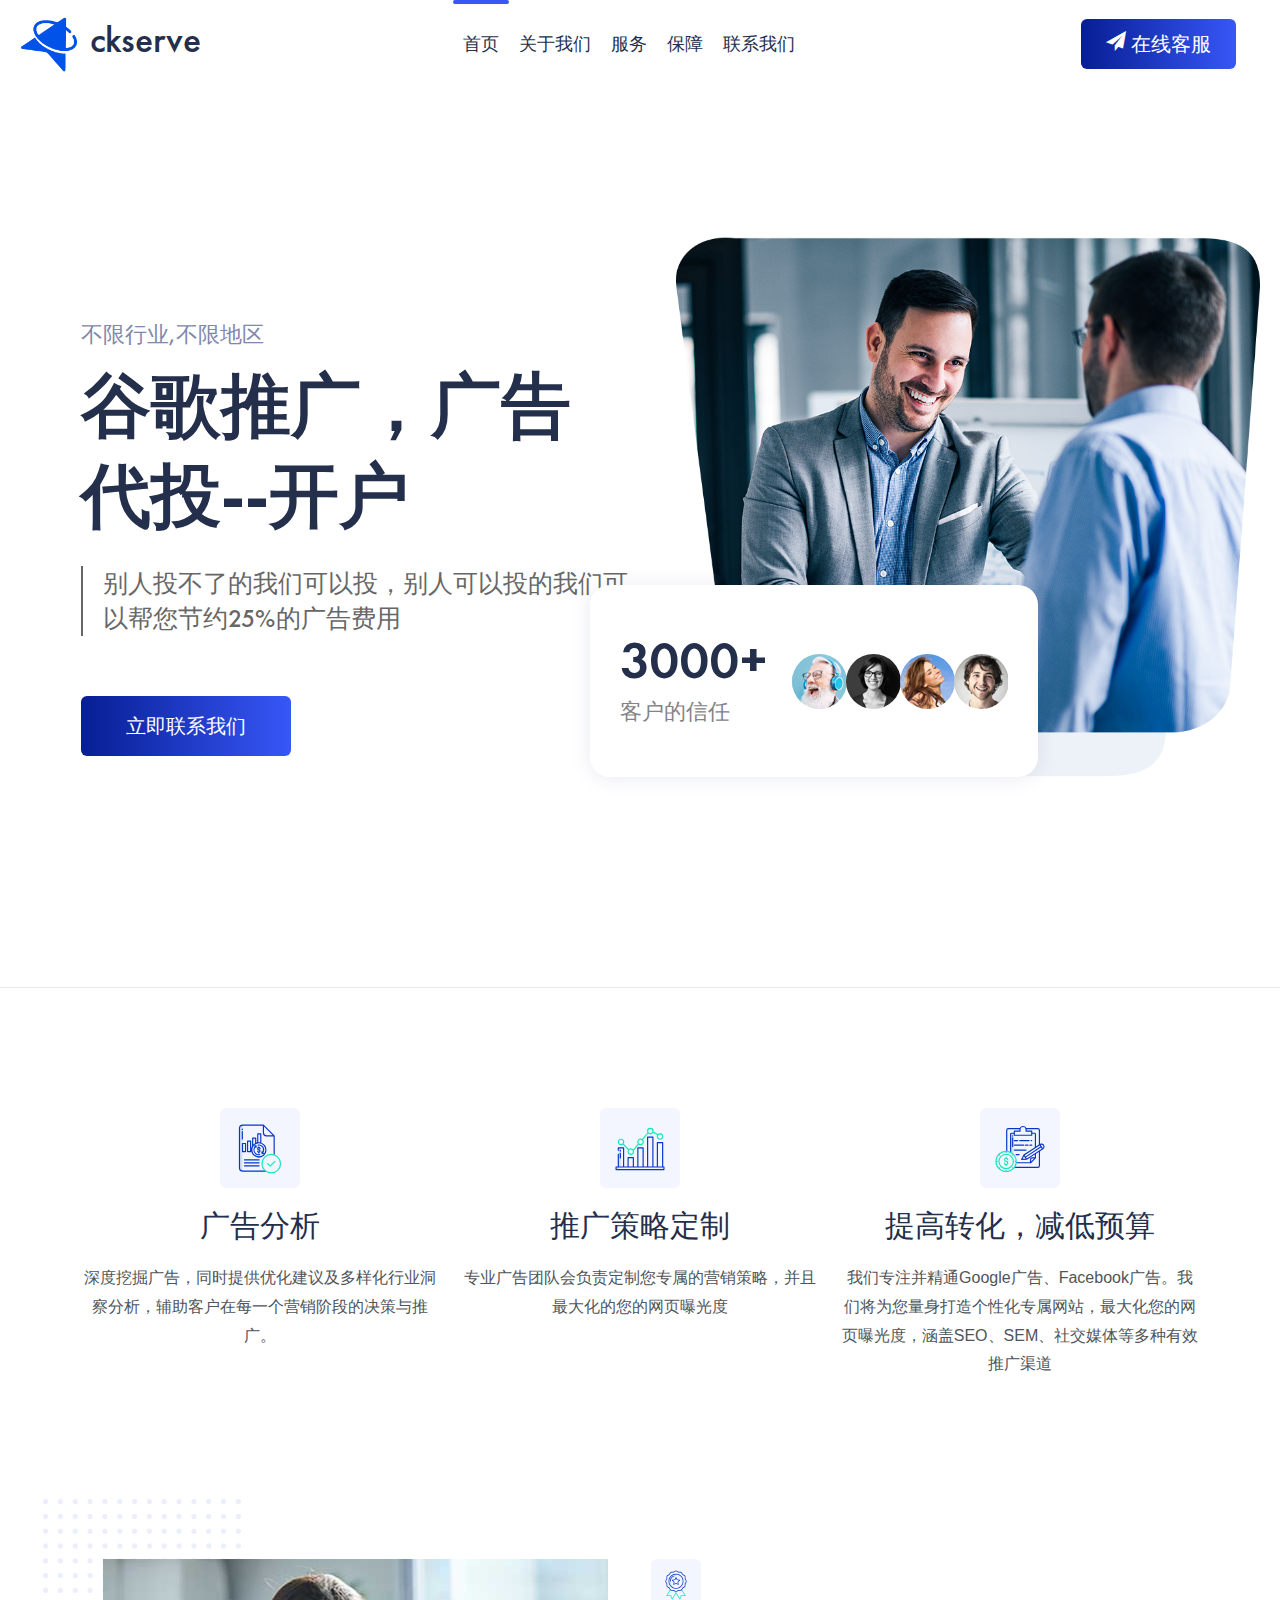
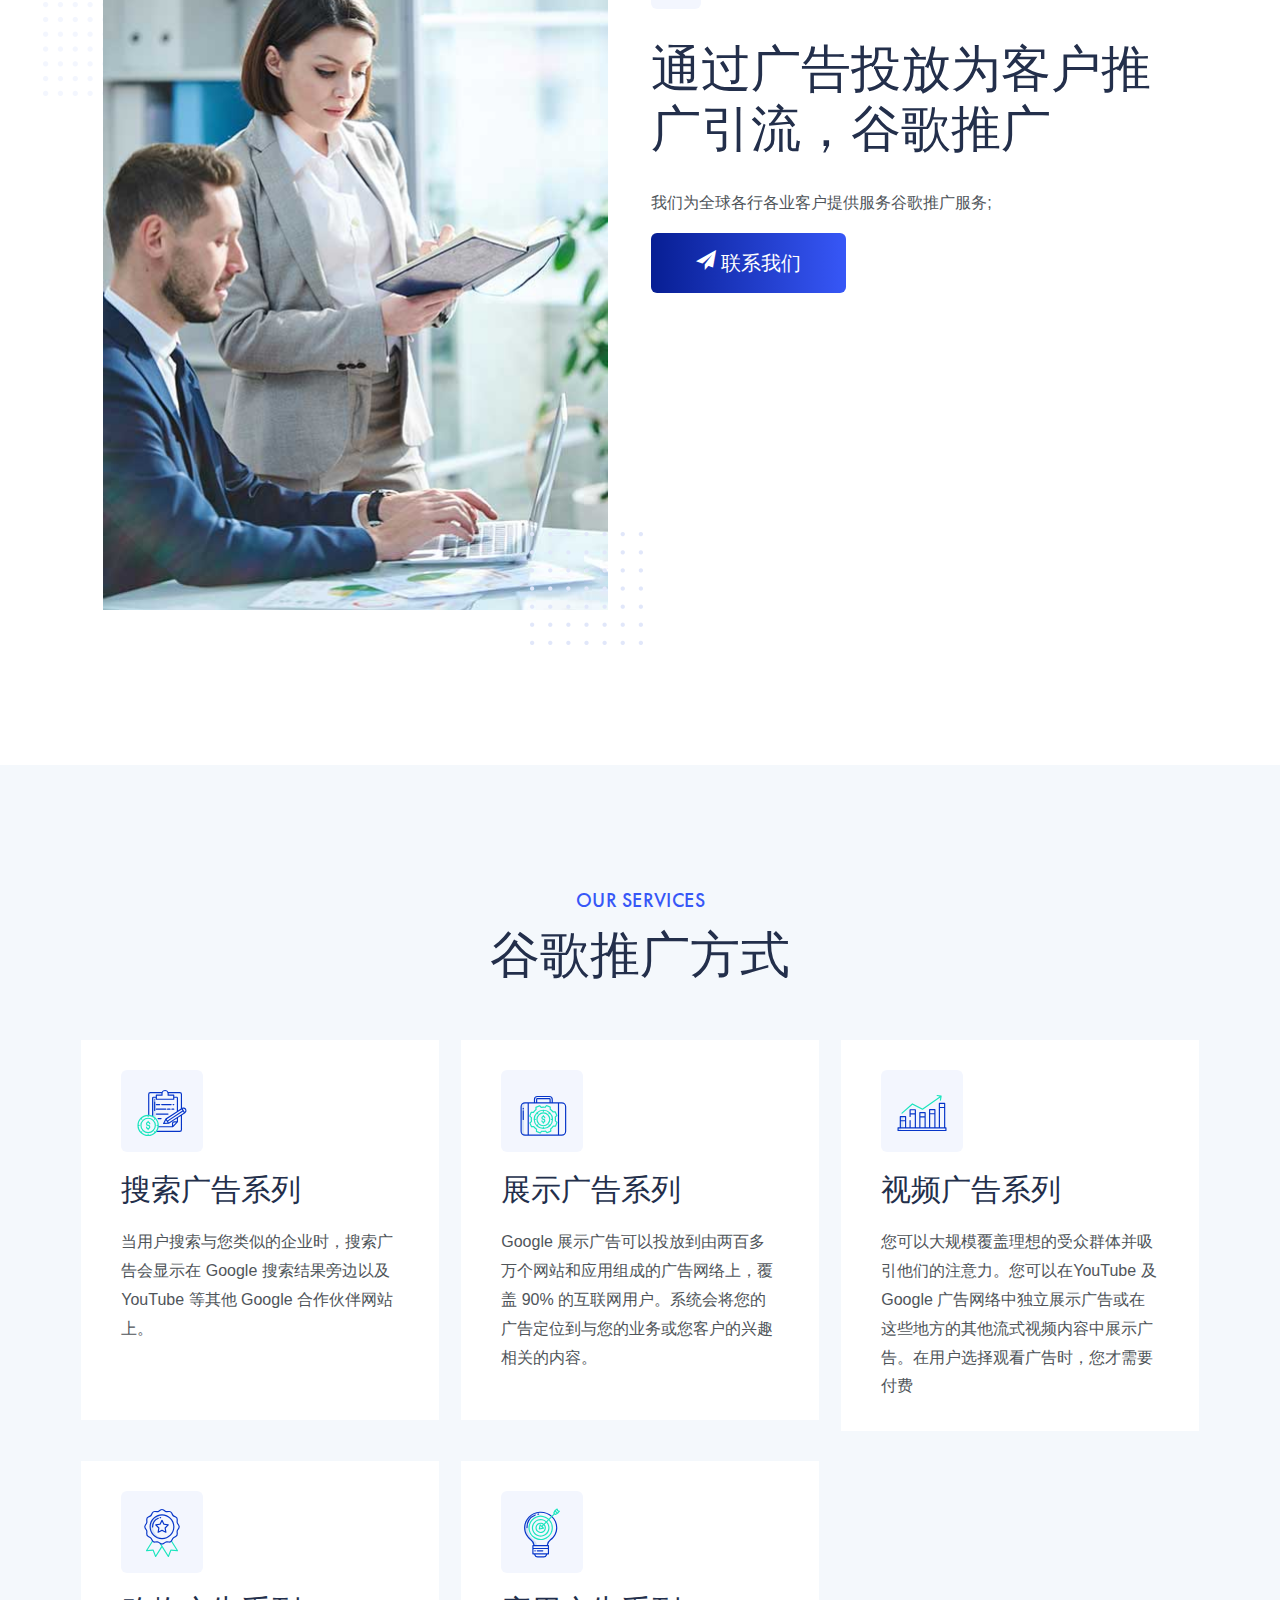
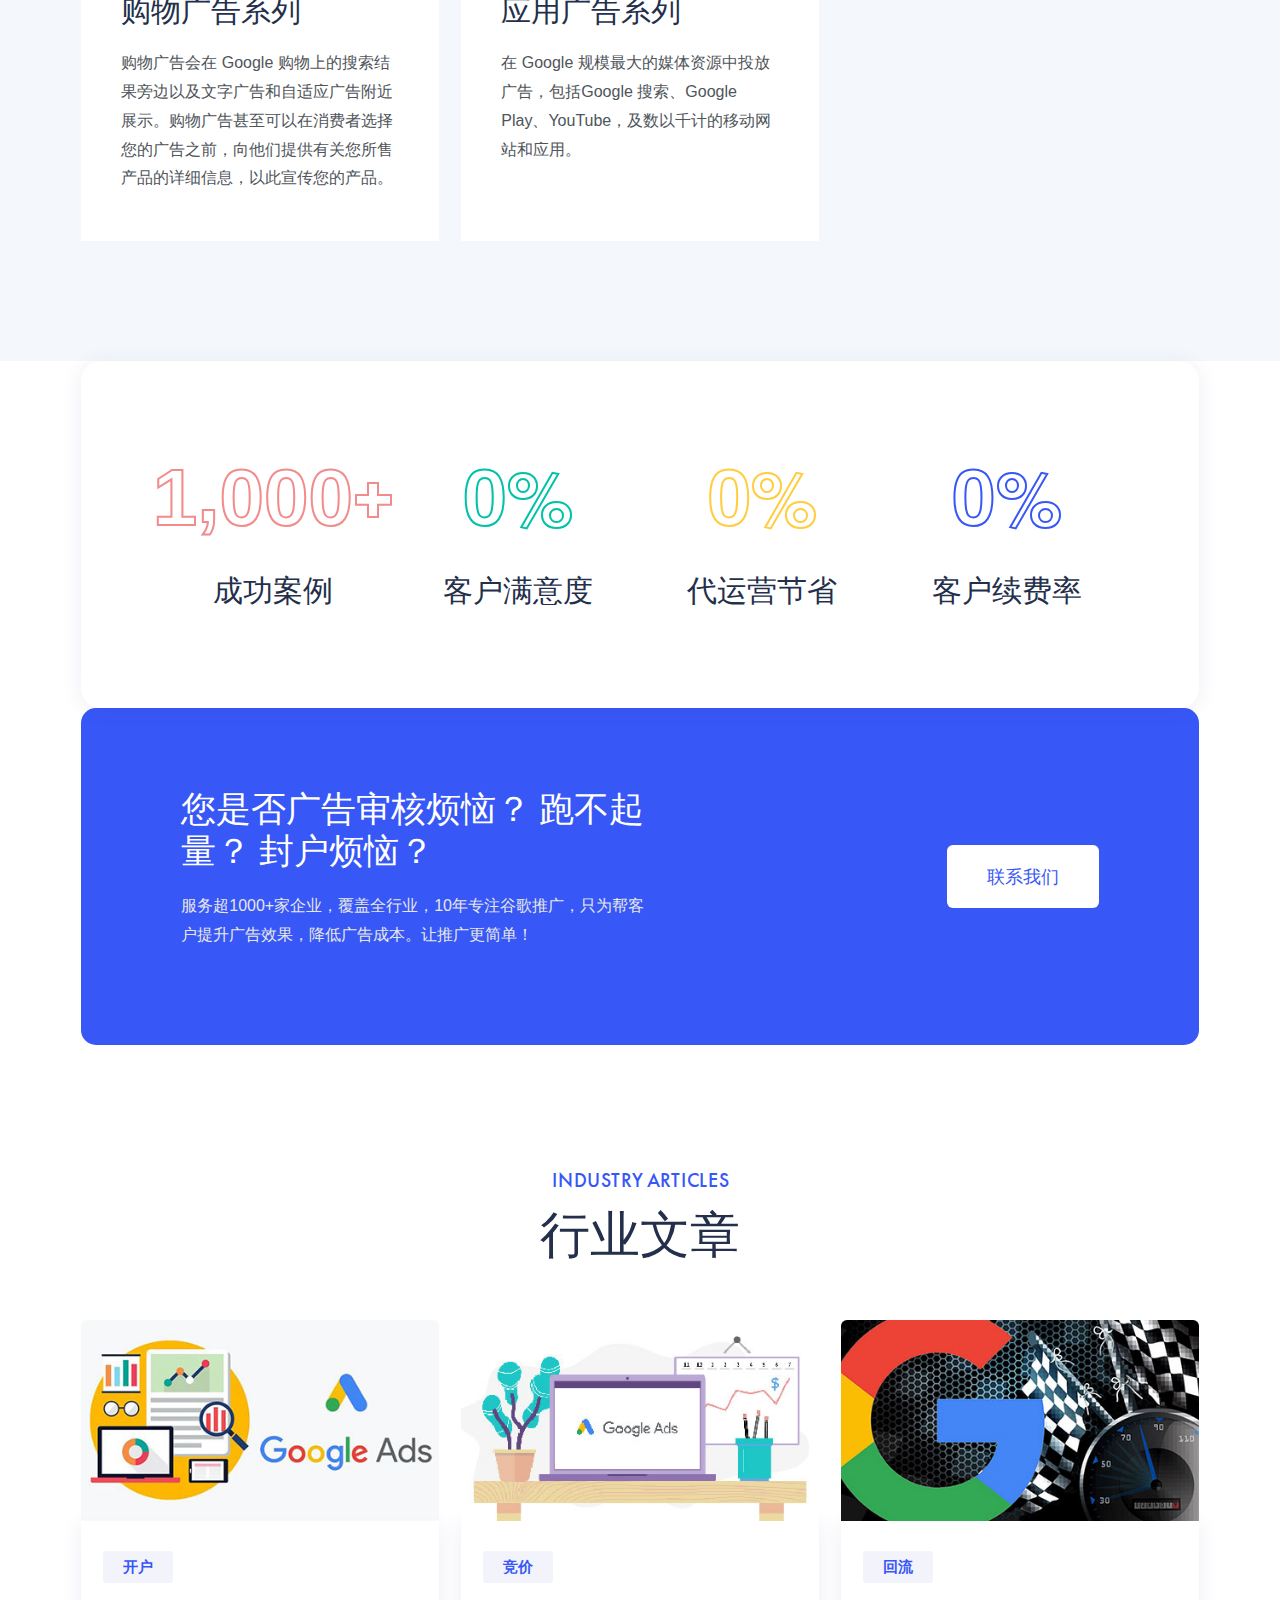
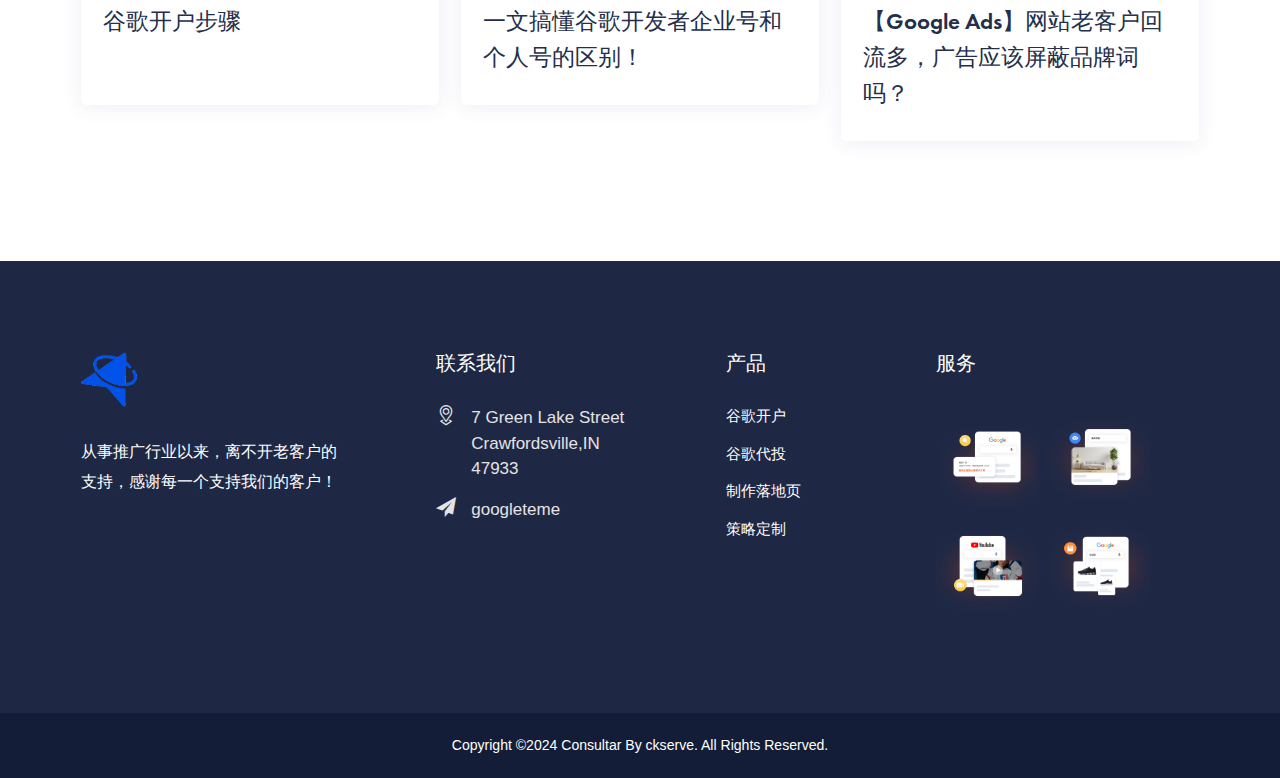
<file: index.html>
<!DOCTYPE html>
<html lang="en">

<head>

    <meta charset="utf-8">
    <meta http-equiv="X-UA-Compatible" content="IE=edge,chrome=1">
    <meta name="author" content="wpOceans">
    <link rel="shortcut icon" href="static/image/favicon.ico">

    <title>【谷歌广告代投】- 【行业不限，无惧封号】 – 谷歌开户运营推广，不封不限更省心</title>
    <meta name="description" content="ckserve - 全球顶级华人谷歌广告专业代投团队，顶级Cloak技术，外贸与跨境电商谷歌广告服务商，根据客户的要求以及产品的特点为其定制推广策略，帮助他们完成扩大市场的需求，谷歌认证优化师一对一服务。">
    <meta name="keywords" content="谷歌竞价, google ads投放, 谷歌开户, 谷歌ads开户, google开户, 谷歌推广开户, 谷歌广告代投, google代投, 谷歌代投, 谷歌代理, google代理, 谷歌广告">

    <meta property="og:site_name" content="谷歌开户运营推广，不封不限更省心">
    <meta property="og:url" content="https://ckserve.com">
    <meta property="og:title" content="【谷歌广告代投】- 【行业不限，无惧封号】">
    <meta property="og:type" content="website">
    <meta property="og:description" content="ckserve - 全球顶级华人谷歌广告专业代投团队，顶级Cloak技术，外贸与跨境电商谷歌广告服务商，根据客户的要求以及产品的特点为其定制推广策略，帮助他们完成扩大市场的需求，谷歌认证优化师一对一服务。">
    <meta property="og:image" content="static/picture/logo.png">
    <meta property="og:image:secure_url" content="static/picture/logo.png">

    <meta name="twitter:site" content="@https://ckserve.com">
    <meta name="twitter:card" content="static/picture/logo.png">
    <meta name="twitter:title" content="【谷歌广告代投】- 【行业不限，无惧封号】">
    <meta name="twitter:description" content="ckserve - 全球顶级华人谷歌广告专业代投团队，顶级Cloak技术，外贸与跨境电商谷歌广告服务商，根据客户的要求以及产品的特点为其定制推广策略，帮助他们完成扩大市场的需求，谷歌认证优化师一对一服务。">

    <link rel="canonical" href="https://ckserve.com">
    <meta name="viewport" content="width=device-width,initial-scale=1,shrink-to-fit=no">
    <meta name="theme-color" content="#0152e9">

<!-- Google Tag Manager -->
<script>(function(w,d,s,l,i){w[l]=w[l]||[];w[l].push({'gtm.start':
new Date().getTime(),event:'gtm.js'});var f=d.getElementsByTagName(s)[0],
j=d.createElement(s),dl=l!='dataLayer'?'&l='+l:'';j.async=true;j.src=
'https://www.googletagmanager.com/gtm.js?id='+i+dl;f.parentNode.insertBefore(j,f);
})(window,document,'script','dataLayer','GTM-PCCV2WFV');</script>
<!-- End Google Tag Manager -->
    

    <link href="static/css/themify-icons.css" rel="stylesheet">
    <link href="static/css/flaticon.css" rel="stylesheet">
    <link href="static/css/bootstrap.min.css" rel="stylesheet">
    <link href="static/css/animate.css" rel="stylesheet">
    <link href="static/css/owl.carousel.css" rel="stylesheet">
    <link href="static/css/owl.theme.css" rel="stylesheet">
    <link href="static/css/slick.css" rel="stylesheet">
    <link href="static/css/slick-theme.css" rel="stylesheet">
    <link href="static/css/swiper.min.css" rel="stylesheet">
    <link href="static/css/owl.transitions.css" rel="stylesheet">
    <link href="static/css/jquery.fancybox.css" rel="stylesheet">
    <link href="static/css/odometer-theme-default.css" rel="stylesheet">
    <link href="static/css/component.css" rel="stylesheet">
    <link href="static/css/style.css" rel="stylesheet">
    <link href="static/css/responsive.css" rel="stylesheet">
 
</head>

<body>
    
<!-- Google Tag Manager (noscript) -->
<noscript><iframe src="https://www.googletagmanager.com/ns.html?id=GTM-PCCV2WFV"
height="0" width="0" style="display:none;visibility:hidden"></iframe></noscript>
<!-- End Google Tag Manager (noscript) -->
    
    <div class="page-wrapper">
 
        <header id="header" class="wpo-site-header">
            <nav class="navigation navbar navbar-expand-lg navbar-light">
                <div class="container-fluid">
                    <div class="row align-items-center">
                        <div class="col-lg-3 col-md-3 col-6">
                            <div class="navbar-header"><button type="button" class="navbar-toggler open-btn"><span
                                        class="sr-only">Toggle navigation</span><span
                                        class="icon-bar first-angle"></span><span
                                        class="icon-bar middle-angle"></span><span
                                        class="icon-bar last-angle"></span></button><a class="navbar-brand"
                                    href="/"><img class="logo" src="static/picture/logo.png" alt=""><h1 class="ckserve">ckserve</h1></a></div>
                        </div>
                        <div class="col-lg-6 col-md-2 col-1">
                            <div id="navbar" class="collapse navbar-collapse navigation-holder"><button
                                    class="close-navbar"><i class="ti-close"></i></button>
                                <ul class="nav navbar-nav mb-2 mb-lg-0">
                                    <li>
                                        <a class="active" href="/">首页</a>
                                    </li>
                                    <li><a href="about">关于我们</a></li>
                                    <li><a href="service">服务</a> </li>
                                    <li><a href="testimonial">保障</a></li>
                                    <li><a href="contact">联系我们</a></li>
                                </ul>


                                <div id="dl-menu" class="dl-menuwrapper">
                                    <button class="dl-trigger">Open Menu</button>
                                    <ul class="dl-menu">
                                        <li><a class="active" href="/">首页</a></li>
                                        <li><a href="about">关于我们</a></li>
                                        <li><a href="service">服务</a> </li>
                                        <li><a href="testimonial">保障</a></li>
                                        <li><a href="contact">联系我们</a></li>
                                    </ul>
                                </div>
                            </div>
                        </div>
                        <div class="col-lg-3 col-md-4 col-4">
                            <div class="header-right">
                                <div class="close-form"><a class="theme-btn tgkf" target="_blank" href="https://t.me/googleteme"><i class="fi flaticon-send"></i> 在线客服</a></div> 
                            </div>
                        </div>
                    </div>
                </div>
            </nav>
        </header>

        <section class="wpo-hero-section-1 wpo-hero-section-2">
            <div class="container">
                <div class="row">
                    <div class="col col-xs-6 col-lg-6">
                        <div class="wpo-hero-section-text">
                            <div class="wpo-hero-title-top"><span>不限行业,不限地区</span></div>
                            <div class="wpo-hero-title">
                                <h2>谷歌推广，广告代投--开户</h2>
                            </div>
                            <div class="wpo-hero-subtitle">
                                <p>别人投不了的我们可以投，别人可以投的我们可以帮您节约25%的广告费用</p>
                            </div>
                            <div class="btns"><a class="tgkf theme-btn" target="_blank" href="https://t.me/googleteme" class="btn theme-btn">立即联系我们</a></div>
                        </div>
                    </div>
                </div>
            </div>
            <div class="right-vec">
                <div class="right-img">
                    <div class="r-img"><img src="static/picture/right-img2.png"  alt="谷歌代投">
                        <!-- <div class="pop-up-video">
                            <div class="video-holder">
                                <a href="https://www.youtube.com/embed/7Jv48RQ_2gk"
                                    class="video-btn" data-type="iframe"><i class="fi flaticon-play"></i>
                                </a>
                            </div>
                        </div> -->
                    </div>
                    <div class="wpo-happy-client">
                        <div class="wpo-happy-client-text">
                            <h3>3000+</h3>
                            <p>客户的信任</p>
                        </div>
                        <div class="wpo-happy-client-img">
                            <ul class="wpo-happy-client-slide owl-carousel">
                                <li><img src="static/picture/client1.png" alt="谷歌开户"></li>
                                <li><img src="static/picture/client2.png" alt="谷歌开户"></li>
                                <li><img src="static/picture/client3.png" alt="谷歌开户"></li>
                                <li><img src="static/picture/client4.png" alt="谷歌开户"></li> 
                            </ul>
                        </div>
                    </div>
                </div>
            </div>
        </section>
        <section class="wpo-features-section section-padding">
            <div class="container">
                <div class="row">
                    <div class="col-lg-4 col-md-6 col-12">
                        <div class="wpo-features-item">
                            <div class="wpo-features-icon">
                                <div class="icon"><img src="static/picture/document.svg" alt="谷歌推广"></div>
                            </div>
                            <div class="wpo-features-text">
                                <h2><a href="service-single">广告分析</a></h2>
                                <p>深度挖掘广告，同时提供优化建议及多样化行业洞察分析，辅助客户在每一个营销阶段的决策与推广。</p>
                            </div>
                        </div>
                    </div>
                    <div class="col-lg-4 col-md-6 col-12">
                        <div class="wpo-features-item">
                            <div class="wpo-features-icon">
                                <div class="icon"><img src="static/picture/bar-graph.svg" alt="谷歌竞价"></div>
                            </div>
                            <div class="wpo-features-text">
                                <h2><a href="service-single">推广策略定制</a></h2>
                                <p>专业广告团队会负责定制您专属的营销策略，并且最大化的您的网页曝光度</p>
                            </div>
                        </div>
                    </div>
                    <div class="col-lg-4 col-md-6 col-12">
                        <div class="wpo-features-item">
                            <div class="wpo-features-icon">
                                <div class="icon"><img src="static/picture/clipboard.svg" alt="Google广告"></div>
                            </div>
                            <div class="wpo-features-text">
                                <h2><a href="service-single">提高转化，减低预算</a></h2>
                                <p>我们专注并精通Google广告、Facebook广告。我们将为您量身打造个性化专属网站，最大化您的网页曝光度，涵盖SEO、SEM、社交媒体等多种有效推广渠道</p>
                            </div>
                        </div>
                    </div>
                </div>
            </div>
        </section>
        <section class="wpo-about-section">
            <div class="container">
                <div class="row">
                    <div class="col-lg-6 col-md-12 col-12">
                        <div class="wpo-about-wrap">
                            <div class="wpo-about-img"><img src="static/picture/about.jpg" alt="谷歌推广">
                                <div class="wpo-ab-shape-1"><img src="static/picture/ab-shape-1.png" alt="谷歌排名"></div>
                                <div class="wpo-ab-shape-2"><img src="static/picture/ab-shape-2.png" alt="谷歌竞价"></div>
                            </div>
                        </div>
                    </div>
                    <div class="col-lg-6 col-md-12 col-12">
                        <div class="wpo-about-text">
                            <div class="wpo-about-icon">
                                <div class="icon"><img src="static/picture/badge.svg" alt=""></div>
                            </div>
                            <div class="wpo-about-icon-content">
                                <h2>通过广告投放为客户推广引流，谷歌推广</h2>
                                <p>我们为全球各行各业客户提供服务谷歌推广服务;
                                </p>
                                <a class="theme-btn" href="about"><i class="fi flaticon-send"></i> 联系我们</a>
                            </div>
                        </div>
                    </div>
                </div>
            </div>
        </section>
        
        <section class="wpo-service-section section-padding">
            <div class="container">
                <div class="row">
                    <div class="col-12">
                        <div class="wpo-section-title"><span>Our Services</span>
                            <h2>谷歌推广方式</h2>
                        </div>
                    </div>
                </div>
                <div class="row">
                    <div class="col-lg-4 col-md-6 col-12">
                        <div class="wpo-service-item">
                            <div class="wpo-service-icon">
                                <div class="icon"><img src="static/picture/clipboard.svg" alt=""></div>
                            </div>
                            <div class="wpo-service-text">
                                <h2><a href="service-single">搜索广告系列</a></h2>
                                <p>当用户搜索与您类似的企业时，搜索广告会显示在 Google 搜索结果旁边以及 YouTube 等其他 Google 合作伙伴网站上。</p>
                            </div>
                        </div>
                    </div>
                    <div class="col-lg-4 col-md-6 col-12">
                        <div class="wpo-service-item">
                            <div class="wpo-service-icon">
                                <div class="icon"><img src="static/picture/briefcase.svg" alt=""></div>
                            </div>
                            <div class="wpo-service-text">
                                <h2><a href="service-single">展示广告系列</a></h2>
                                <p>Google 展示广告可以投放到由两百多万个网站和应用组成的广告网络上，覆盖 90% 的互联网用户。系统会将您的广告定位到与您的业务或您客户的兴趣相关的内容。</p>
                            </div>
                        </div>
                    </div>
                    <div class="col-lg-4 col-md-6 col-12">
                        <div class="wpo-service-item">
                            <div class="wpo-service-icon">
                                <div class="icon"><img src="static/picture/chart.svg" alt=""></div>
                            </div>
                            <div class="wpo-service-text">
                                <h2><a href="service-single">视频广告系列</a></h2>
                                <p>您可以大规模覆盖理想的受众群体并吸引他们的注意力。您可以在YouTube 及 Google 广告网络中独立展示广告或在这些地方的其他流式视频内容中展示广告。在用户选择观看广告时，您才需要付费</p>
                            </div>
                        </div>
                    </div>
                    <div class="col-lg-4 col-md-6 col-12">
                        <div class="wpo-service-item">
                            <div class="wpo-service-icon">
                                <div class="icon"><img src="static/picture/badge.svg" alt=""></div>
                            </div>
                            <div class="wpo-service-text">
                                <h2><a href="service-single">购物广告系列</a></h2>
                                <p>购物广告会在 Google 购物上的搜索结果旁边以及文字广告和自适应广告附近展示。购物广告甚至可以在消费者选择您的广告之前，向他们提供有关您所售产品的详细信息，以此宣传您的产品。</p>
                            </div>
                        </div>
                    </div>
                    <div class="col-lg-4 col-md-6 col-12">
                        <div class="wpo-service-item">
                            <div class="wpo-service-icon">
                                <div class="icon"><img src="static/picture/goal.svg" alt=""></div>
                            </div>
                            <div class="wpo-service-text">
                                <h2><a href="service-single">应用广告系列</a></h2>
                                <p>在 Google 规模最大的媒体资源中投放广告，包括Google 搜索、Google Play、YouTube，及数以千计的移动网站和应用。</p>
                            </div>
                        </div>
                    </div>
             
                </div>
            </div>
        </section> 

        <section class="wpo-fun-fact-section wpo-fun-fact-section-s2">
            <div class="container">
                <div class="row">
                    <div class="col col-xs-12">
                        <div class="wpo-fun-fact-grids clearfix">
                            <div class="grid">
                                <div class="info">
                                    <h3><span class="odometer" data-count="3000">1000</span>+</h3>
                                    <p>成功案例</p>
                                </div>
                            </div>
                            <div class="grid">
                                <div class="info">
                                    <h3><span class="odometer" data-count="90">00</span>%</h3>
                                    <p>客户满意度</p>
                                </div>
                            </div>
                            <div class="grid">
                                <div class="info">
                                    <h3><span class="odometer" data-count="35">00</span>%</h3>
                                    <p>代运营节省</p>
                                </div>
                            </div>
                            <div class="grid">
                                <div class="info">
                                    <h3><span class="odometer" data-count="65">00</span>%</h3>
                                    <p>客户续费率</p>
                                </div>
                            </div>
                        </div>
                    </div>
                </div>
            </div>
        </section>
        
 
 
        <section class="wpo-support-section">
            <div class="container">
                <div class="wpo-support-wrapper">
                    <div class="wpo-support-text">
                        <h2>您是否广告审核烦恼？ 跑不起量？ 封户烦恼？</h2>
                        <p>服务超1000+家企业，覆盖全行业，10年专注谷歌推广，只为帮客户提升广告效果，降低广告成本。让推广更简单！</p>
                    </div>
                    <div class="wpo-support-btn"><a class="tgkf" target="_blank" href="https://t.me/googleteme">联系我们</a></div>
                </div>
            </div>
        </section>
        <section class="wpo-blog-section section-padding">
            <div class="container">
                <div class="row">
                    <div class="col-12">
                        <div class="wpo-section-title"><span>Industry articles</span>
                            <h2>行业文章</h2>
                        </div>
                    </div>
                </div>
                <div class="wpo-blog-items">
                    <div class="row">
                        <div class="col col-lg-4 col-md-6 col-12">
                            <a target="_blank" href="project-kh" class="wpo-blog-item">
                                <div class="wpo-blog-img"><img src="static/picture/xw2.jpg" alt=""></div>
                                <div class="wpo-blog-content">
                                    <div class="wpo-blog-content-top">
                                        <div class="wpo-blog-thumb"><span>开户</span></div>
                                        <h2>谷歌开户步骤</h2>
                                    </div> 
                                </div>
                            </a>
                        </div>
                        <div class="col col-lg-4 col-md-6 col-12">
                            <a target="_blank" href="project-js" class="wpo-blog-item">
                                <div class="wpo-blog-img"><img src="static/picture/xw1.jpg" alt=""></div>
                                <div class="wpo-blog-content">
                                    <div class="wpo-blog-content-top">
                                        <div class="wpo-blog-thumb"><span>竞价</span></div>
                                        <h2>一文搞懂谷歌开发者企业号和个人号的区别！</h2>
                                    </div> 
                                </div>
                            </a>
                        </div>
                        <div class="col col-lg-4 col-md-6 col-12">
                            <a target="_blank" href="project-js" class="wpo-blog-item">
                                <div class="wpo-blog-img"><img src="static/picture/xw3.jpg" alt=""></div>
                                <div class="wpo-blog-content">
                                    <div class="wpo-blog-content-top">
                                        <div class="wpo-blog-thumb"><span>回流</span></div>
                                        <h2>【Google Ads】网站老客户回流多，广告应该屏蔽品牌词吗？</h2>
                                    </div> 
                                </div>
                            </a>
                        </div>
                    </div>
                </div>
            </div>
        </section>
        <footer class="wpo-site-footer">
            <div class="wpo-upper-footer">
                <div class="container">
                    <div class="row">
                        <div class="col col-lg-3 col-md-6 col-sm-12 col-12">
                            <div class="widget about-widget">
                                <div class="logo widget-title"><img class="logo" src="static/picture/logo.png" alt="blog"></div>
                                <p>从事推广行业以来，离不开老客户的支持，感谢每一个支持我们的客户！</p> 
                            </div>
                        </div>
                        <div class="col col-lg-3 col-md-6 col-sm-12 col-12">
                            <div class="widget wpo-service-link-widget">
                                <div class="widget-title">
                                    <h3>联系我们 </h3>
                                </div>
                                <div class="contact-ft">
                                    <ul>
                                        <li><i class="fi flaticon-location"></i>7 Green Lake Street Crawfordsville,IN 47933</li> 
                                        <li><i class="fi flaticon-send"></i>googleteme</li>
                                    </ul>
                                </div>
                            </div>
                        </div>
                        <div class="col col-lg-3 col-md-6 col-sm-12 col-12">
                            <div class="widget link-widget">
                                <div class="widget-title">
                                    <h3>产品 </h3>
                                </div>
                                <ul>
                                    <li>谷歌开户</li>
                                    <li>谷歌代投</li>
                                    <li>制作落地页</li>
                                    <li>策略定制</li> 
                                </ul>
                            </div>
                        </div>
                        <div class="col col-lg-3 col-md-6 col-sm-12 col-12">
                            <div class="widget instagram">
                                <div class="widget-title">
                                    <h3>服务</h3>
                                </div>
                                <ul class="d-flex">
                                    <li><img src="static/picture/footer_cp1.png" alt=""></li>
                                    <li><img src="static/picture/footer_cp2.png" alt=""></li>
                                    <li><img src="static/picture/footer_cp3.png" alt=""></li>
                                    <li><img src="static/picture/footer_cp4.png" alt=""></li> 
                                </ul>
                            </div>
                        </div>
                    </div>
                </div><!-- end container -->
            </div>
            <div class="wpo-lower-footer">
                <div class="container">
                    <div class="row">
                        <div class="col col-xs-12">
                            <p class="copyright">Copyright &copy;2024 Consultar By ckserve. All Rights Reserved.</p>
                        </div>
                    </div>
                </div>
            </div>
        </footer>
    </div>

 

    <script src="static/js/jquery.min.js"></script>
    <script src="static/js/bootstrap.bundle.min.js"></script><!-- Plugins for this template -->
    <script src="static/js/modernizr.custom.js"></script>
    <script src="static/js/jquery.dlmenu.js"></script>
    <script src="static/js/jquery-plugin-collection.js"></script><!-- Custom script for this template -->
    <script src="static/js/script.js"></script>
</body>

</html>
</file>
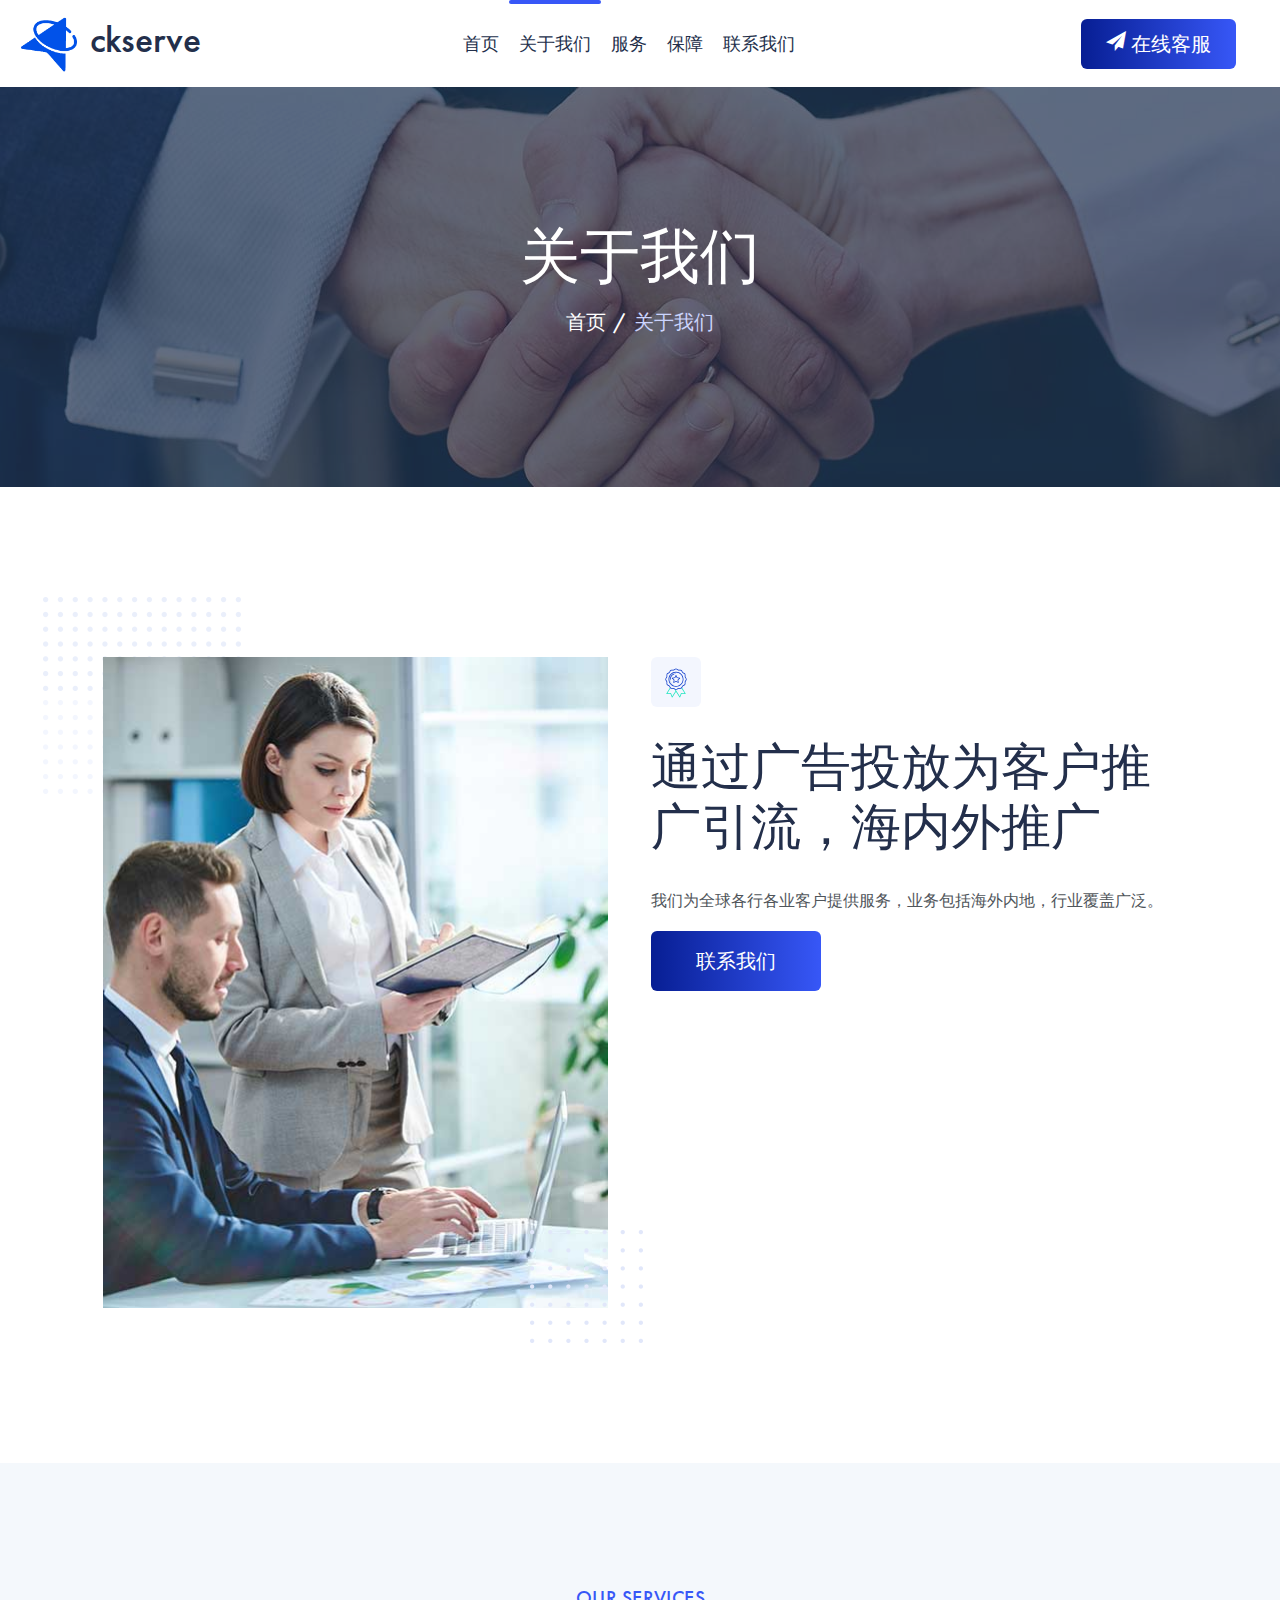
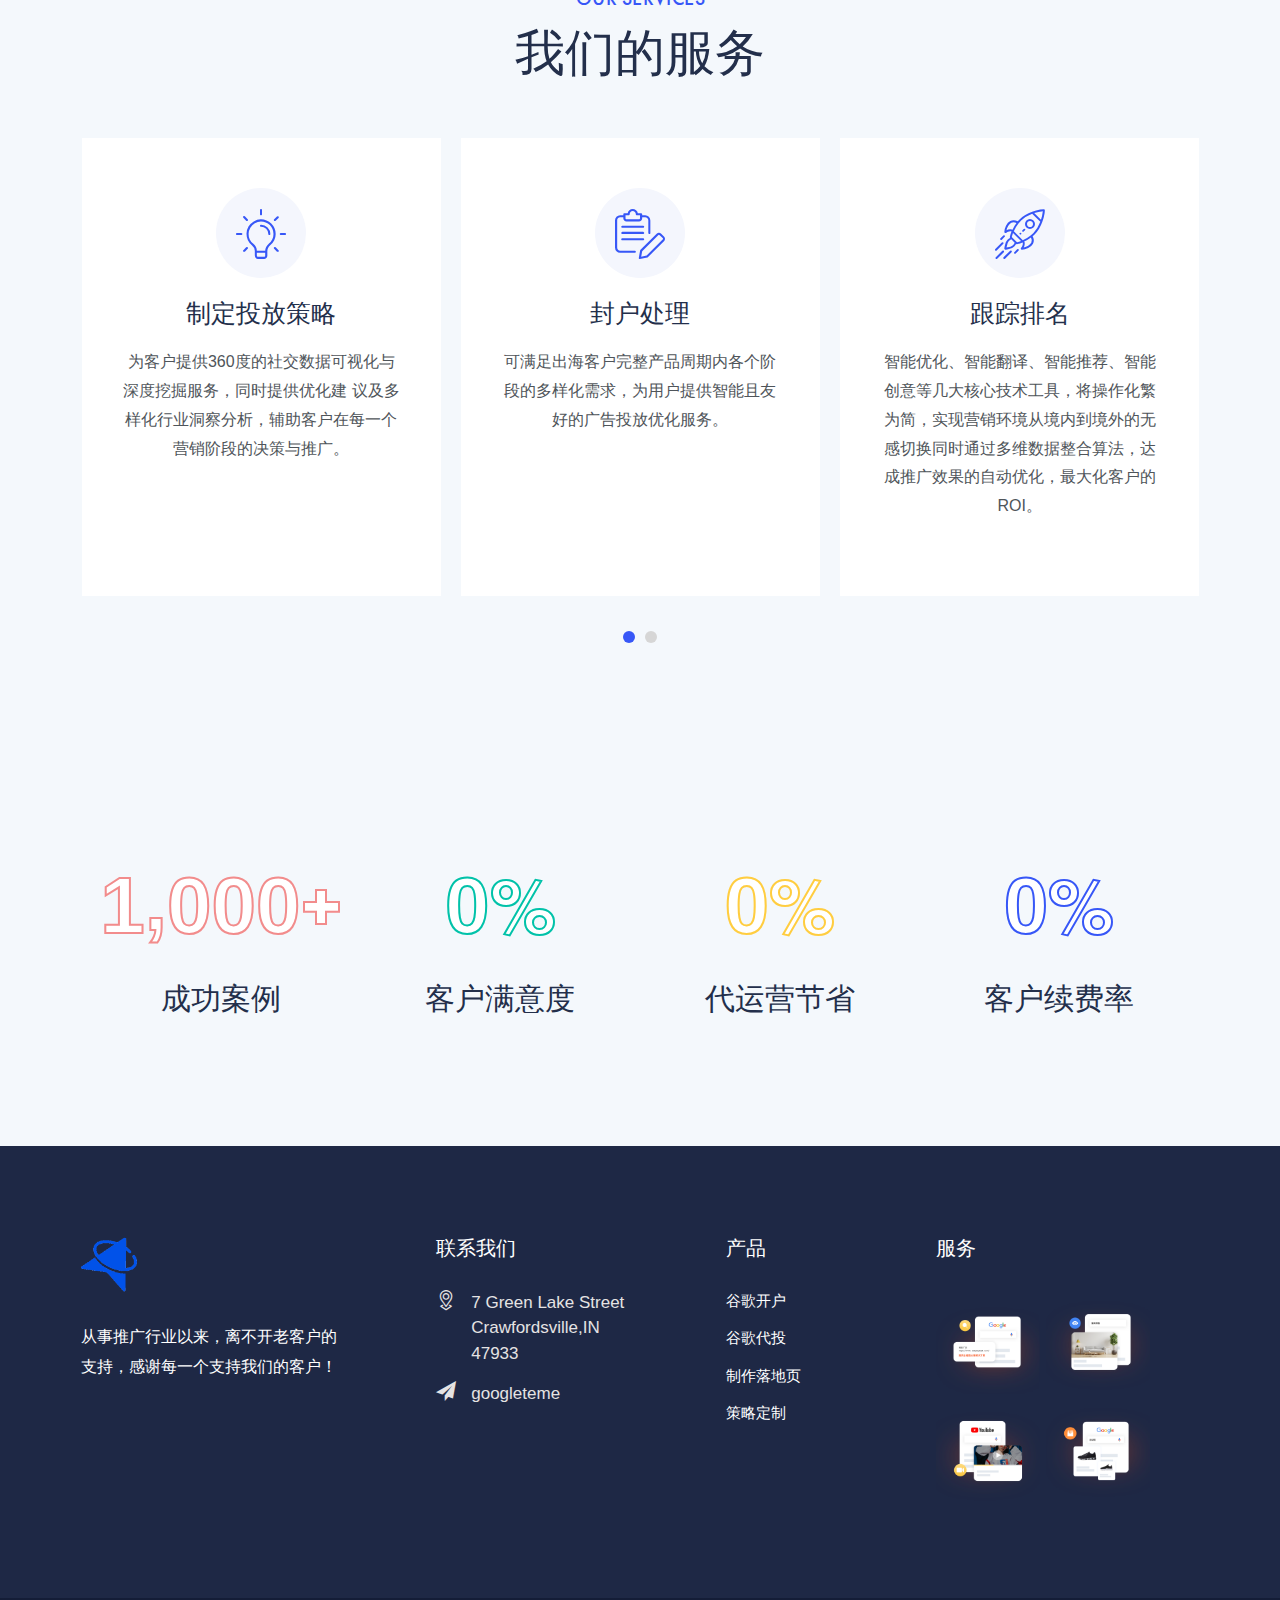
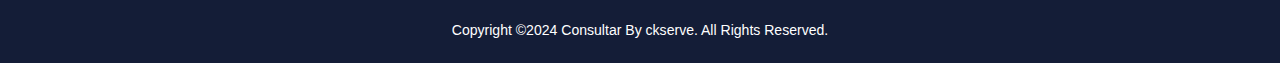
<file: about.html>
<!DOCTYPE html>
<html lang="en">

<head>

    <meta charset="utf-8">
    <meta http-equiv="X-UA-Compatible" content="IE=edge,chrome=1">
    <meta name="author" content="wpOceans">
    <link rel="shortcut icon" href="static/image/favicon.ico">

    <title>【谷歌广告代投】- 【行业不限，无惧封号】 – 谷歌开户运营推广，不封不限更省心</title>
    <meta name="description" content="ckserve - 不限行业地域内容，全球顶级华人谷歌广告专业代投团队，顶级Cloak技术，外贸与跨境电商谷歌广告服务商，根据客户的要求以及产品的特点为其定制推广策略，帮助他们完成扩大市场的需求，谷歌认证优化师一对一服务。">
    <meta name="keywords" content="谷歌竞价, google ads投放, 谷歌开户, 谷歌ads开户, google开户, 谷歌推广开户, 谷歌广告代投, google代投, 谷歌代投, 谷歌代理, google代理, 谷歌广告">

    <meta property="og:site_name" content="谷歌开户运营推广，不封不限更省心">
    <meta property="og:url" content="https://ckserve.com">
    <meta property="og:title" content="【谷歌广告代投】- 【行业不限，无惧封号】">
    <meta property="og:type" content="website">
    <meta property="og:description" content="ckserve - 不限行业地域内容，全球顶级华人谷歌广告专业代投团队，顶级Cloak技术，外贸与跨境电商谷歌广告服务商，根据客户的要求以及产品的特点为其定制推广策略，帮助他们完成扩大市场的需求，谷歌认证优化师一对一服务。">
    <meta property="og:image" content="static/picture/logo.png">
    <meta property="og:image:secure_url" content="static/picture/logo.png">

    <meta name="twitter:site" content="@https://ckserve.com">
    <meta name="twitter:card" content="static/picture/logo.png">
    <meta name="twitter:title" content="【谷歌广告代投】- 【行业不限，无惧封号】">
    <meta name="twitter:description" content="ckserve - 不限行业地域内容，全球顶级华人谷歌广告专业代投团队，顶级Cloak技术，外贸与跨境电商谷歌广告服务商，根据客户的要求以及产品的特点为其定制推广策略，帮助他们完成扩大市场的需求，谷歌认证优化师一对一服务。">

    <link rel="canonical" href="https://ckserve.com">
    <meta name="viewport" content="width=device-width,initial-scale=1,shrink-to-fit=no">
    <meta name="theme-color" content="#0152e9">

<!-- Google Tag Manager -->
<script>(function(w,d,s,l,i){w[l]=w[l]||[];w[l].push({'gtm.start':
new Date().getTime(),event:'gtm.js'});var f=d.getElementsByTagName(s)[0],
j=d.createElement(s),dl=l!='dataLayer'?'&l='+l:'';j.async=true;j.src=
'https://www.googletagmanager.com/gtm.js?id='+i+dl;f.parentNode.insertBefore(j,f);
})(window,document,'script','dataLayer','GTM-PCCV2WFV');</script>
<!-- End Google Tag Manager -->
    
    <link href="static/css/themify-icons.css" rel="stylesheet">
    <link href="static/css/flaticon.css" rel="stylesheet">
    <link href="static/css/bootstrap.min.css" rel="stylesheet">
    <link href="static/css/animate.css" rel="stylesheet">
    <link href="static/css/owl.carousel.css" rel="stylesheet">
    <link href="static/css/owl.theme.css" rel="stylesheet">
    <link href="static/css/slick.css" rel="stylesheet">
    <link href="static/css/slick-theme.css" rel="stylesheet">
    <link href="static/css/swiper.min.css" rel="stylesheet">
    <link href="static/css/owl.transitions.css" rel="stylesheet">
    <link href="static/css/jquery.fancybox.css" rel="stylesheet">
    <link href="static/css/odometer-theme-default.css" rel="stylesheet">
    <link href="static/css/component.css" rel="stylesheet">
    <link href="static/css/style.css" rel="stylesheet">
    <link href="static/css/responsive.css" rel="stylesheet">
 
</head>

<body>

<!-- Google Tag Manager (noscript) -->
<noscript><iframe src="https://www.googletagmanager.com/ns.html?id=GTM-PCCV2WFV"
height="0" width="0" style="display:none;visibility:hidden"></iframe></noscript>
<!-- End Google Tag Manager (noscript) -->

    
    <div class="page-wrapper"><!-- start preloader -->
    

        <header id="header" class="wpo-site-header">
            <nav class="navigation navbar navbar-expand-lg navbar-light">
                <div class="container-fluid">
                    <div class="row align-items-center">
                        <div class="col-lg-3 col-md-3 col-6">
                            <div class="navbar-header"><button type="button" class="navbar-toggler open-btn"><span
                                        class="sr-only">Toggle navigation</span><span
                                        class="icon-bar first-angle"></span><span
                                        class="icon-bar middle-angle"></span><span
                                        class="icon-bar last-angle"></span></button><a class="navbar-brand"
                                    href="index"><img class="logo" src="static/picture/logo.png" alt=""><h1 class="ckserve">ckserve</h1></a></div>
                        </div>
                        <div class="col-lg-6 col-md-2 col-1">
                            <div id="navbar" class="collapse navbar-collapse navigation-holder"><button
                                    class="close-navbar"><i class="ti-close"></i></button>
                                <ul class="nav navbar-nav mb-2 mb-lg-0">
                                    <li> <a href="index">首页</a> </li>
                                    <li><a class="active" href="about">关于我们</a></li>
                                    <li><a href="service">服务</a> </li>
                                    
                                    <li><a href="testimonial">保障</a></li>
                                    <li><a href="contact">联系我们</a></li>
                                </ul>


                                <div id="dl-menu" class="dl-menuwrapper">
                                    <button class="dl-trigger">Open Menu</button>
                                    <ul class="dl-menu">
                                        <li><a class="active" href="#">首页</a></li>
                                        <li><a href="about">关于我们</a></li>
                                        <li><a href="service">服务</a> </li>
                                        
                                        <li><a href="testimonial">保障</a></li>
                                        <li><a href="contact">联系我们</a></li>
                                    </ul>
                                </div>
                            </div>
                        </div>
                        <div class="col-lg-3 col-md-4 col-4">
                            <div class="header-right">
                                <div class="close-form"><a class="theme-btn tgkf" target="_blank" href="https://t.me/googleteme"><i class="fi flaticon-send"></i> 在线客服</a></div> 
                            </div>
                        </div>
                    </div>
                </div>
            </nav>
        </header>

        <div class="wpo-breadcumb-area">
            <div class="container">
                <div class="row">
                    <div class="col-12">
                        <div class="wpo-breadcumb-wrap">
                            <h2>关于我们</h2>
                            <ul>
                                <li><a href="index">首页</a></li>
                                <li><span>关于我们</span></li>
                            </ul>
                        </div>
                    </div>
                </div>
            </div>
        </div><!-- end of wpo-breadcumb-section--><!-- start of wpo-about-section -->
        <section class="wpo-about-section wpo-about-section-s2">
            <div class="container">
                <div class="row">
                    <div class="col-lg-6 col-md-12 col-12">
                        <div class="wpo-about-wrap">
                            <div class="wpo-about-img"><img src="static/picture/about.jpg" alt="">
                                <div class="wpo-ab-shape-1"><img src="static/picture/ab-shape-1.png" alt=""></div>
                                <div class="wpo-ab-shape-2"><img src="static/picture/ab-shape-2.png" alt=""></div>
                            </div>
                        </div>
                    </div>
                    <div class="col-lg-6 col-md-12 col-12">
                        <div class="wpo-about-text">
                            <div class="wpo-about-icon">
                                <div class="icon"><img src="static/picture/badge.svg" alt=""></div>
                            </div>
                            <div class="wpo-about-icon-content">
                                <h2>通过广告投放为客户推广引流，海内外推广</h2>
                                <p>我们为全球各行各业客户提供服务，业务包括海外内地，行业覆盖广泛。</p>
                               
                                <a class="theme-btn tgkf" target="_blank" href="https://t.me/googleteme">联系我们</a>
                            </div>
                        </div>
                    </div>
                </div>
            </div>
        </section><!-- end of wpo-about-section --><!-- start of wpo-service-section -->
        <section class="wpo-service-section wpo-service-section-s3 section-padding">
            <div class="container">
                <div class="row">
                    <div class="col-12">
                        <div class="wpo-section-title"><span>Our Services</span>
                            <h2>我们的服务</h2>
                        </div>
                    </div>
                </div>
                <div class="wpo-service-items wpo-service-slider owl-carousel">
                    <div class="wpo-service-item">
                        <div class="wpo-service-icon"><i class="fi flaticon-lamp"></i></div>
                        <div class="wpo-service-text">
                            <h2><a href="service-single">制定投放策略</a></h2>
                            <p>为客户提供360度的社交数据可视化与深度挖掘服务，同时提供优化建 议及多样化行业洞察分析，辅助客户在每一个营销阶段的决策与推广。</p>
                        </div>
                    </div>
                    <div class="wpo-service-item">
                        <div class="wpo-service-icon"><i class="fi flaticon-edit"></i></div>
                        <div class="wpo-service-text">
                            <h2><a href="service-single">封户处理</a></h2>
                            <p>可满足出海客户完整产品周期内各个阶段的多样化需求，为用户提供智能且友好的广告投放优化服务。</p>
                        </div>
                    </div>
                    <div class="wpo-service-item">
                        <div class="wpo-service-icon"><i class="fi flaticon-startup"></i></div>
                        <div class="wpo-service-text">
                            <h2><a href="service-single">跟踪排名</a></h2>
                            <p>智能优化、智能翻译、智能推荐、智能创意等几大核心技术工具，将操作化繁为简，实现营销环境从境内到境外的无感切换同时通过多维数据整合算法，达成推广效果的自动优化，最大化客户的ROI。</p>
                        </div>
                    </div>
                    <div class="wpo-service-item">
                        <div class="wpo-service-icon"><i class="fi flaticon-business"></i></div>
                        <div class="wpo-service-text">
                            <h2><a href="service-single">制作落地页</a></h2>
                            <p>快速搭建落地页，可以自主选择合适的落地页风格填写相关的联系方式如电话等即可设计一个落地推广单页，用于谷歌投放</p>
                        </div>
                    </div>
                    <div class="wpo-service-item">
                        <div class="wpo-service-icon"><i class="fi flaticon-lamp"></i></div>
                        <div class="wpo-service-text">
                            <h2><a href="service-single">斗篷技术</a></h2>
                            <p>斗篷简单的理解就是用一个另外的站去规避过审广告的一个机制。其实和收款的AB站原理基本类似，适用于一些玩特货、敏感、侵权产品的客户想去投放广告的时候用。</p>
                        </div>
                    </div>
                </div>
            </div>
        </section>

        <!-- <section class="wpo-pricing-section section-padding">
            <div class="container">
                <div class="row">
                    <div class="col-12">
                        <div class="wpo-section-title"><span>Pricing</span>
                            <h2>我们的定价套餐</h2>
                        </div>
                    </div>
                </div>
                <div class="wpo-pricing-items">
                    <div class="row">
                        <div class="col col-lg-4 col-md-6 col-12">
                            <div class="wpo-pricing-item">
                                <h2>基本包</h2>
                                <div class="price-icon"><i class="fi flaticon-medal"></i></div>
                                <ul>
                                    <li>24/7 提供支持</li>
                                    <li>Home Consulting System</li>
                                    <li>30-Day analytics & insights</li>
                                    <li>Ultimate Features</li>
                                </ul><a class="theme-btn tgkf" target="_blank" href="https://t.me/googleteme">在线咨询</a>
                            </div>
                        </div>
                        <div class="col col-lg-4 col-md-6 col-12">
                            <div class="wpo-pricing-item">
                                <h2>标准包</h2>
                                <div class="price-icon"><i class="fi flaticon-stats"></i></div>
                                <ul>
                                    <li>24/7 提供支持</li>
                                    <li>Home Consulting System</li>
                                    <li>30-Day analytics & insights</li>
                                    <li>Ultimate Features</li>
                                </ul><a class="theme-btn tgkf"  target="_blank" href="https://t.me/googleteme">在线咨询</a>
                            </div>
                        </div>
                        <div class="col col-lg-4 col-md-6 col-12">
                            <div class="wpo-pricing-item">
                                <h2>扩展包</h2>
                                <div class="price-icon"><i class="fi flaticon-trophy"></i></div>
                                <ul>
                                    <li>24/7 提供支持</li>
                                    <li>Home Consulting System</li>
                                    <li>30-Day analytics & insights</li>
                                    <li>Ultimate Features</li>
                                </ul><a class="theme-btn tgkf"  target="_blank" href="https://t.me/googleteme">在线咨询</a>
                            </div>
                        </div>
                    </div>
                </div>
            </div>
        </section> -->

        <section class="wpo-fun-fact-section section-padding">
            <div class="container">
                <div class="row">
                    <div class="col col-xs-12">
                        <div class="wpo-fun-fact-grids clearfix">
                            <div class="grid">
                                <div class="info">
                                    <h3><span class="odometer" data-count="3000">1000</span>+</h3>
                                    <p>成功案例</p>
                                </div>
                            </div>
                            <div class="grid">
                                <div class="info">
                                    <h3><span class="odometer" data-count="90">00</span>%</h3>
                                    <p>客户满意度</p>
                                </div>
                            </div>
                            <div class="grid">
                                <div class="info">
                                    <h3><span class="odometer" data-count="35">00</span>%</h3>
                                    <p>代运营节省</p>
                                </div>
                            </div>
                            <div class="grid">
                                <div class="info">
                                    <h3><span class="odometer" data-count="65">00</span>%</h3>
                                    <p>客户续费率</p>
                                </div>
                            </div>
                        </div>
                    </div>
                </div>
            </div>
        </section>

        <footer class="wpo-site-footer">
            <div class="wpo-upper-footer">
                <div class="container">
                    <div class="row">
                        <div class="col col-lg-3 col-md-6 col-sm-12 col-12">
                            <div class="widget about-widget">
                                <div class="logo widget-title"><img class="logo" src="static/picture/logo.png" alt="blog"></div>
                                <p>从事推广行业以来，离不开老客户的支持，感谢每一个支持我们的客户！</p> 
                            </div>
                        </div>
                        <div class="col col-lg-3 col-md-6 col-sm-12 col-12">
                            <div class="widget wpo-service-link-widget">
                                <div class="widget-title">
                                    <h3>联系我们 </h3>
                                </div>
                                <div class="contact-ft">
                                    <ul>
                                        <li><i class="fi flaticon-location"></i>7 Green Lake Street Crawfordsville,IN 47933</li> 
                                        <li><i class="fi flaticon-send"></i>googleteme</li>
                                    </ul>
                                </div>
                            </div>
                        </div>
                        <div class="col col-lg-3 col-md-6 col-sm-12 col-12">
                            <div class="widget link-widget">
                                <div class="widget-title">
                                    <h3>产品 </h3>
                                </div>
                                <ul>
                                    <li>谷歌开户</li>
                                    <li>谷歌代投</li>
                                    <li>制作落地页</li>
                                    <li>策略定制</li> 
                                </ul>
                            </div>
                        </div>
                        <div class="col col-lg-3 col-md-6 col-sm-12 col-12">
                            <div class="widget instagram">
                                <div class="widget-title">
                                    <h3>服务</h3>
                                </div>
                                <ul class="d-flex">
                                    <li><img src="static/picture/footer_cp1.png" alt=""></li>
                                    <li><img src="static/picture/footer_cp2.png" alt=""></li>
                                    <li><img src="static/picture/footer_cp3.png" alt=""></li>
                                    <li><img src="static/picture/footer_cp4.png" alt=""></li> 
                                </ul>
                            </div>
                        </div>
                    </div>
                </div><!-- end container -->
            </div>
            <div class="wpo-lower-footer">
                <div class="container">
                    <div class="row">
                        <div class="col col-xs-12">
                            <p class="copyright">Copyright &copy;2024 Consultar By ckserve. All Rights Reserved.</p>
                        </div>
                    </div>
                </div>
            </div>
        </footer>

    </div>
 
    <script src="static/js/jquery.min.js"></script>
    <script src="static/js/bootstrap.bundle.min.js"></script>
    <script src="static/js/modernizr.custom.js"></script>
    <script src="static/js/jquery.dlmenu.js"></script>
    <script src="static/js/jquery-plugin-collection.js"></script>
    <script src="static/js/script.js"></script>
</body>

</html>
</file>
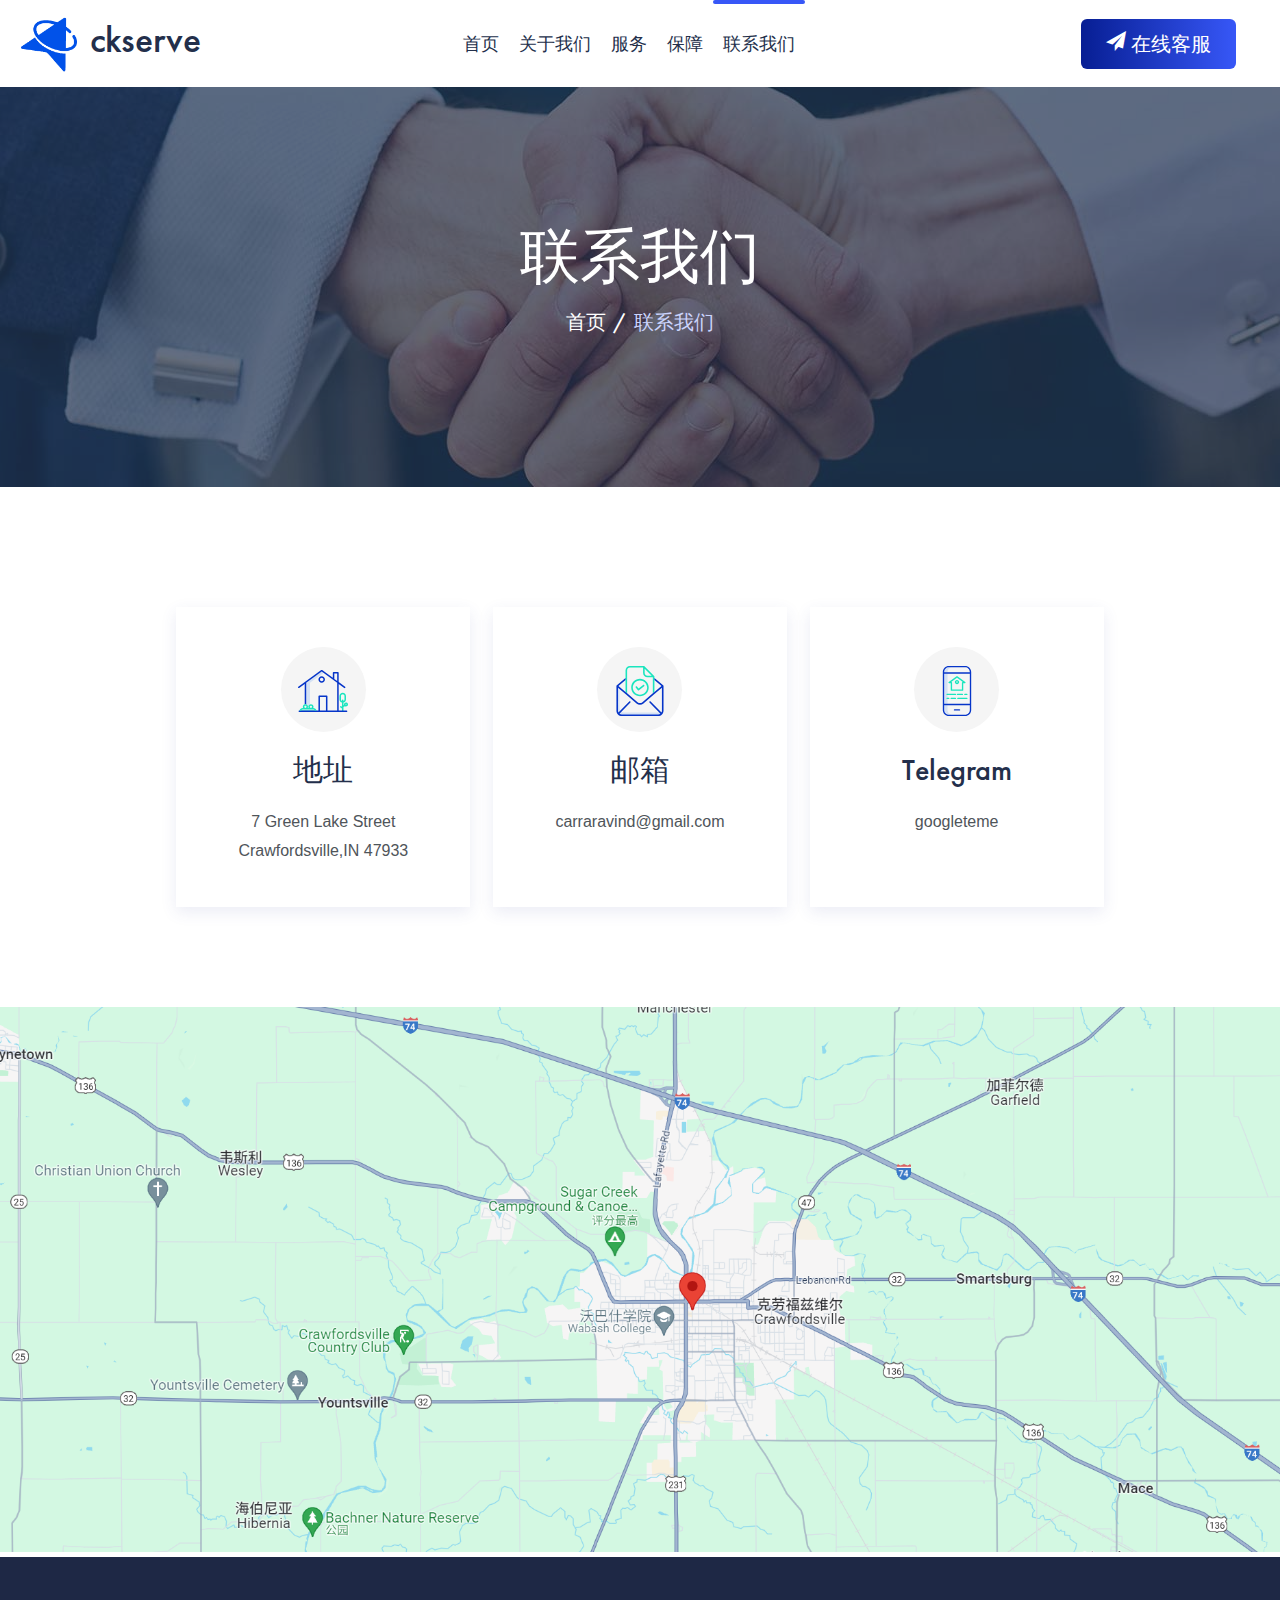
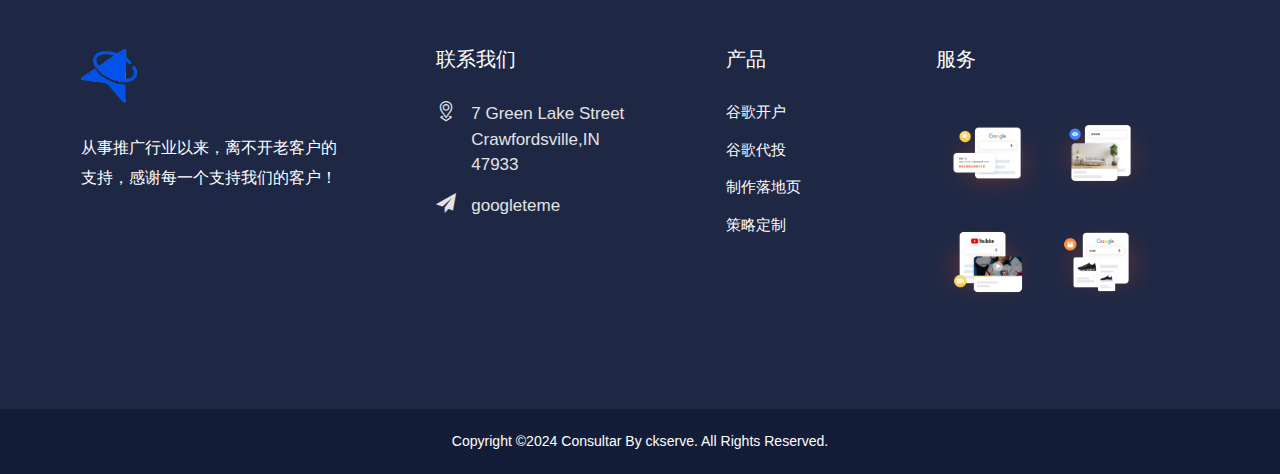
<file: contact.html>
<!DOCTYPE html>
<html lang="en">

<head>

    <meta charset="utf-8">
    <meta http-equiv="X-UA-Compatible" content="IE=edge,chrome=1">
    <meta name="author" content="wpOceans">
    <link rel="shortcut icon" href="static/image/favicon.ico">

    <title>【谷歌广告代投】- 【行业不限，无惧封号】 – 谷歌开户运营推广，不封不限更省心</title>
    <meta name="description" content="ckserve - 不限行业地域内容，全球顶级华人谷歌广告专业代投团队，顶级Cloak技术，外贸与跨境电商谷歌广告服务商，根据客户的要求以及产品的特点为其定制推广策略，帮助他们完成扩大市场的需求，谷歌认证优化师一对一服务。">
    <meta name="keywords" content="谷歌竞价, google ads投放, 谷歌开户, 谷歌ads开户, google开户, 谷歌推广开户, 谷歌广告代投, google代投, 谷歌代投, 谷歌代理, google代理, 谷歌广告">

    <meta property="og:site_name" content="谷歌开户运营推广，不封不限更省心">
    <meta property="og:url" content="https://ckserve.com">
    <meta property="og:title" content="【谷歌广告代投】- 【行业不限，无惧封号】">
    <meta property="og:type" content="website">
    <meta property="og:description" content="ckserve - 不限行业地域内容，全球顶级华人谷歌广告专业代投团队，顶级Cloak技术，外贸与跨境电商谷歌广告服务商，根据客户的要求以及产品的特点为其定制推广策略，帮助他们完成扩大市场的需求，谷歌认证优化师一对一服务。">
    <meta property="og:image" content="static/picture/logo.png">
    <meta property="og:image:secure_url" content="static/picture/logo.png">

    <meta name="twitter:site" content="@https://ckserve.com">
    <meta name="twitter:card" content="static/picture/logo.png">
    <meta name="twitter:title" content="【谷歌广告代投】- 【行业不限，无惧封号】">
    <meta name="twitter:description" content="ckserve - 不限行业地域内容，全球顶级华人谷歌广告专业代投团队，顶级Cloak技术，外贸与跨境电商谷歌广告服务商，根据客户的要求以及产品的特点为其定制推广策略，帮助他们完成扩大市场的需求，谷歌认证优化师一对一服务。">

    <link rel="canonical" href="https://ckserve.com">
    <meta name="viewport" content="width=device-width,initial-scale=1,shrink-to-fit=no">
    <meta name="theme-color" content="#0152e9">

    <link href="static/css/themify-icons.css" rel="stylesheet">
    <link href="static/css/flaticon.css" rel="stylesheet">
    <link href="static/css/bootstrap.min.css" rel="stylesheet">
    <link href="static/css/animate.css" rel="stylesheet">
    <link href="static/css/owl.carousel.css" rel="stylesheet">
    <link href="static/css/owl.theme.css" rel="stylesheet">
    <link href="static/css/slick.css" rel="stylesheet">
    <link href="static/css/slick-theme.css" rel="stylesheet">
    <link href="static/css/swiper.min.css" rel="stylesheet">
    <link href="static/css/owl.transitions.css" rel="stylesheet">
    <link href="static/css/jquery.fancybox.css" rel="stylesheet">
    <link href="static/css/odometer-theme-default.css" rel="stylesheet">
    <link href="static/css/component.css" rel="stylesheet">
    <link href="static/css/style.css" rel="stylesheet">
    <link href="static/css/responsive.css" rel="stylesheet">

<!-- Google Tag Manager -->
<script>(function(w,d,s,l,i){w[l]=w[l]||[];w[l].push({'gtm.start':
new Date().getTime(),event:'gtm.js'});var f=d.getElementsByTagName(s)[0],
j=d.createElement(s),dl=l!='dataLayer'?'&l='+l:'';j.async=true;j.src=
'https://www.googletagmanager.com/gtm.js?id='+i+dl;f.parentNode.insertBefore(j,f);
})(window,document,'script','dataLayer','GTM-PCCV2WFV');</script>
<!-- End Google Tag Manager -->
    
</head>

<body>

<!-- Google Tag Manager (noscript) -->
<noscript><iframe src="https://www.googletagmanager.com/ns.html?id=GTM-PCCV2WFV"
height="0" width="0" style="display:none;visibility:hidden"></iframe></noscript>
<!-- End Google Tag Manager (noscript) -->
    
    <div class="page-wrapper"> 
 
        <header id="header" class="wpo-site-header">
            <nav class="navigation navbar navbar-expand-lg navbar-light">
                <div class="container-fluid">
                    <div class="row align-items-center">
                        <div class="col-lg-3 col-md-3 col-6">
                            <div class="navbar-header"><button type="button" class="navbar-toggler open-btn"><span
                                        class="sr-only">Toggle navigation</span><span
                                        class="icon-bar first-angle"></span><span
                                        class="icon-bar middle-angle"></span><span
                                        class="icon-bar last-angle"></span></button><a class="navbar-brand"
                                    href="index"><img class="logo" src="static/picture/logo.png" alt=""><h1 class="ckserve">ckserve</h1></a></div>
                        </div>
                        <div class="col-lg-6 col-md-2 col-1">
                            <div id="navbar" class="collapse navbar-collapse navigation-holder"><button
                                    class="close-navbar"><i class="ti-close"></i></button>
                                <ul class="nav navbar-nav mb-2 mb-lg-0">
                                    <li><a href="index">首页</a></li>
                                    <li><a href="about">关于我们</a></li>
                                    <li><a href="service">服务</a> </li>
                                    
                                    <li><a href="testimonial">保障</a></li>
                                    <li><a class="active" href="#">联系我们</a></li>
                                </ul>


                                <div id="dl-menu" class="dl-menuwrapper">
                                    <button class="dl-trigger">Open Menu</button>
                                    <ul class="dl-menu">
                                        <li><a href="index">首页</a></li>
                                        <li><a href="about">关于我们</a></li>
                                        <li><a href="service">服务</a> </li>
                                        
                                        <li><a href="testimonial">保障</a></li>
                                        <li><a class="active" href="#">联系我们</a></li>
                                    </ul>
                                </div>
                            </div>
                        </div>
                        <div class="col-lg-3 col-md-4 col-4">
                            <div class="header-right">
                                <div class="close-form"><a class="theme-btn tgkf"  target="_blank"  href="https://t.me/googleteme"><i class="fi flaticon-send"></i> 在线客服</a></div> 
                            </div>
                        </div>
                    </div>
                </div>
            </nav>
        </header>

        <div class="wpo-breadcumb-area">
            <div class="container">
                <div class="row">
                    <div class="col-12">
                        <div class="wpo-breadcumb-wrap">
                            <h2>联系我们</h2>
                            <ul>
                                <li><a href="index">首页</a></li>
                                <li><span>联系我们</span></li>
                            </ul>
                        </div>
                    </div>
                </div>
            </div>
        </div>
        <section class="wpo-contact-pg-section section-padding">
            <div class="container">
                <div class="row">
                    <div class="col col-lg-10 offset-lg-1">
                        <div class="office-info">
                            <div class="row">
                                <div class="col col-xl-4 col-lg-6 col-md-6 col-12">
                                    <div class="office-info-item">
                                        <div class="office-info-icon">
                                            <div class="icon"><img src="static/picture/home.svg" alt=""></div>
                                        </div>
                                        <div class="office-info-text">
                                            <h2>地址</h2>
                                            <p>7 Green Lake Street Crawfordsville,IN 47933</p>
                                        </div>
                                    </div>
                                </div>
                                <div class="col col-xl-4 col-lg-6 col-md-6 col-12">
                                    <div class="office-info-item">
                                        <div class="office-info-icon">
                                            <div class="icon"><img src="static/picture/mail-2.svg" alt=""></div>
                                        </div>
                                        <div class="office-info-text">
                                            <h2>邮箱</h2>
                                            <p>carraravind@gmail.com</p> 
                                        </div>
                                    </div>
                                </div>
                                <div class="col col-xl-4 col-lg-6 col-md-6 col-12">
                                    <div class="office-info-item">
                                        <div class="office-info-icon">
                                            <div class="icon"><img src="static/picture/app.svg" alt=""></div>
                                        </div>
                                        <div class="office-info-text">
                                            <h2>Telegram</h2>
                                            <p>googleteme</p> 
                                        </div>
                                    </div>
                                </div>
                            </div>
                        </div>
              
                    </div>
                </div>
            </div>
        </section>
        
        <section class="wpo-contact-map-section">
            <h2 class="hidden">Contact map</h2>
            <div class="wpo-contact-map">
                <img src="static/picture/1706949528408.jpg" alt="">
            </div>
        </section>

        <footer class="wpo-site-footer">
            <div class="wpo-upper-footer">
                <div class="container">
                    <div class="row">
                        <div class="col col-lg-3 col-md-6 col-sm-12 col-12">
                            <div class="widget about-widget">
                                <div class="logo widget-title"><img class="logo" src="static/picture/logo.png" alt="blog"></div>
                                <p>从事推广行业以来，离不开老客户的支持，感谢每一个支持我们的客户！</p> 
                            </div>
                        </div>
                        <div class="col col-lg-3 col-md-6 col-sm-12 col-12">
                            <div class="widget wpo-service-link-widget">
                                <div class="widget-title">
                                    <h3>联系我们 </h3>
                                </div>
                                <div class="contact-ft">
                                    <ul>
                                        <li><i class="fi flaticon-location"></i>7 Green Lake Street Crawfordsville,IN 47933</li> 
                                        <li><i class="fi flaticon-send"></i>googleteme</li>
                                    </ul>
                                </div>
                            </div>
                        </div>
                        <div class="col col-lg-3 col-md-6 col-sm-12 col-12">
                            <div class="widget link-widget">
                                <div class="widget-title">
                                    <h3>产品 </h3>
                                </div>
                                <ul>
                                    <li>谷歌开户</li>
                                    <li>谷歌代投</li>
                                    <li>制作落地页</li>
                                    <li>策略定制</li> 
                                </ul>
                            </div>
                        </div>
                        <div class="col col-lg-3 col-md-6 col-sm-12 col-12">
                            <div class="widget instagram">
                                <div class="widget-title">
                                    <h3>服务</h3>
                                </div>
                                <ul class="d-flex">
                                    <li><img src="static/picture/footer_cp1.png" alt=""></li>
                                    <li><img src="static/picture/footer_cp2.png" alt=""></li>
                                    <li><img src="static/picture/footer_cp3.png" alt=""></li>
                                    <li><img src="static/picture/footer_cp4.png" alt=""></li> 
                                </ul>
                            </div>
                        </div>
                    </div>
                </div>
            </div>
            <div class="wpo-lower-footer">
                <div class="container">
                    <div class="row">
                        <div class="col col-xs-12">
                            <p class="copyright">Copyright &copy;2024 Consultar By ckserve. All Rights Reserved.</p>
                        </div>
                    </div>
                </div>
            </div>
        </footer>

    </div>
 
    <script src="static/js/jquery.min.js"></script>
    <script src="static/js/bootstrap.bundle.min.js"></script>
    <script src="static/js/modernizr.custom.js"></script>
    <script src="static/js/jquery.dlmenu.js"></script>
    <script src="static/js/jquery-plugin-collection.js"></script>
    <script src="static/js/script.js"></script>
</body>

</html>
</file>
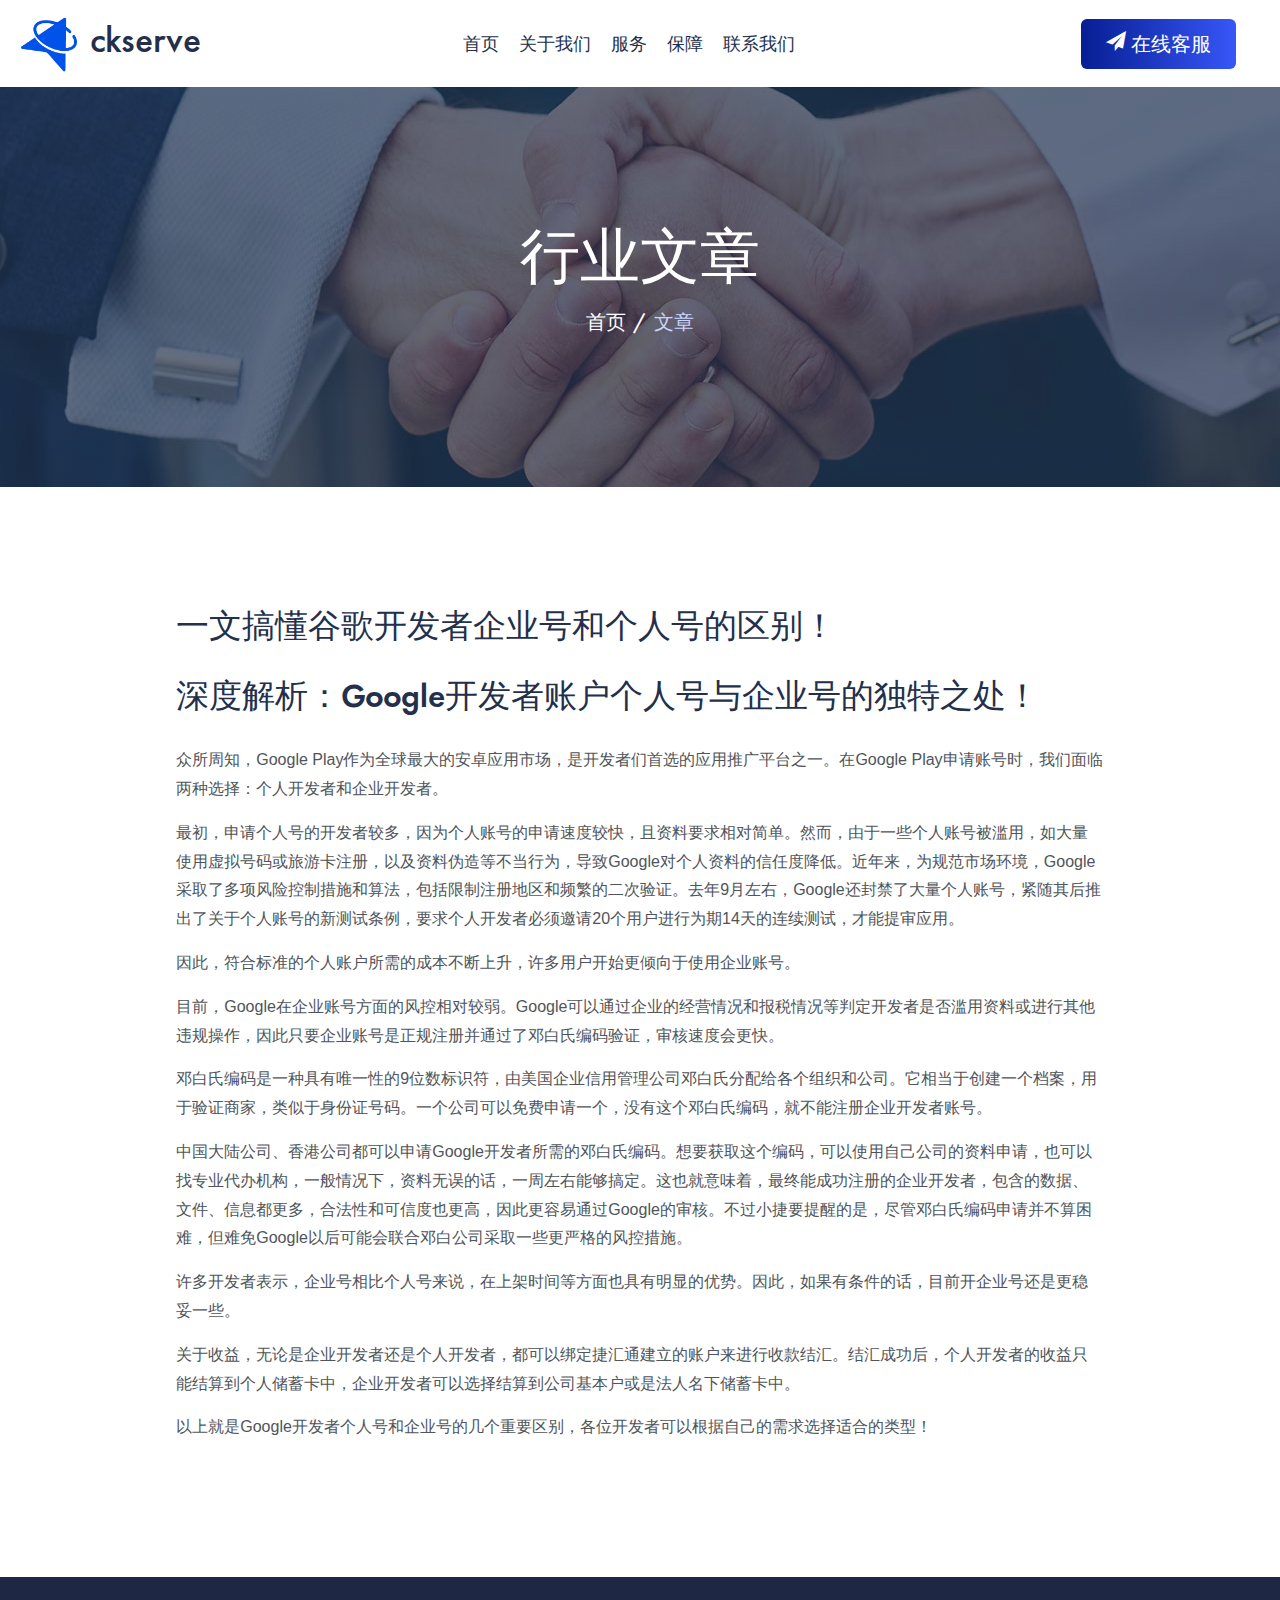
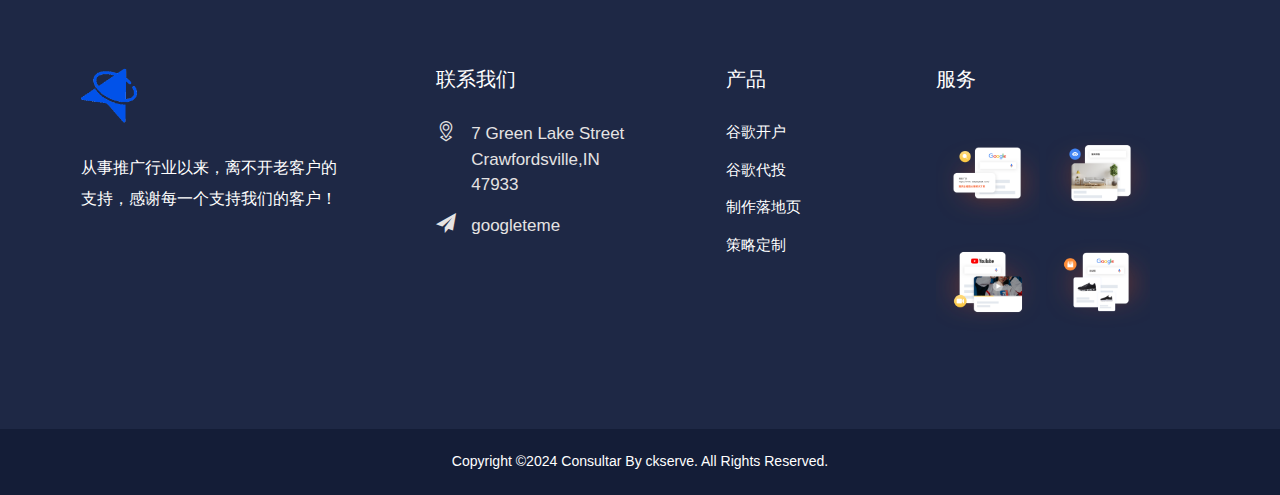
<file: project-js.html>
<!DOCTYPE html>
<html lang="en">

<head>

    <meta charset="utf-8">
    <meta http-equiv="X-UA-Compatible" content="IE=edge,chrome=1">
    <meta name="author" content="wpOceans">
    <link rel="shortcut icon" href="static/image/favicon.ico">

    <title>【谷歌广告代投】- 【行业不限，无惧封号】 – 谷歌开户运营推广，不封不限更省心</title>
    <meta name="description" content="ckserve - 不限行业地域内容，全球顶级华人谷歌广告专业代投团队，顶级Cloak技术，外贸与跨境电商谷歌广告服务商，根据客户的要求以及产品的特点为其定制推广策略，帮助他们完成扩大市场的需求，谷歌认证优化师一对一服务。">
    <meta name="keywords" content="谷歌竞价, google ads投放, 谷歌开户, 谷歌ads开户, google开户, 谷歌推广开户, 谷歌广告代投, google代投, 谷歌代投, 谷歌代理, google代理, 谷歌广告">

    <meta property="og:site_name" content="谷歌开户运营推广，不封不限更省心">
    <meta property="og:url" content="https://ckserve.com">
    <meta property="og:title" content="【谷歌广告代投】- 【行业不限，无惧封号】">
    <meta property="og:type" content="website">
    <meta property="og:description" content="ckserve - 不限行业地域内容，全球顶级华人谷歌广告专业代投团队，顶级Cloak技术，外贸与跨境电商谷歌广告服务商，根据客户的要求以及产品的特点为其定制推广策略，帮助他们完成扩大市场的需求，谷歌认证优化师一对一服务。">
    <meta property="og:image" content="static/picture/logo.png">
    <meta property="og:image:secure_url" content="static/picture/logo.png">

    <meta name="twitter:site" content="@https://ckserve.com">
    <meta name="twitter:card" content="static/picture/logo.png">
    <meta name="twitter:title" content="【谷歌广告代投】- 【行业不限，无惧封号】">
    <meta name="twitter:description" content="ckserve - 不限行业地域内容，全球顶级华人谷歌广告专业代投团队，顶级Cloak技术，外贸与跨境电商谷歌广告服务商，根据客户的要求以及产品的特点为其定制推广策略，帮助他们完成扩大市场的需求，谷歌认证优化师一对一服务。">

    <link rel="canonical" href="https://ckserve.com">
    <meta name="viewport" content="width=device-width,initial-scale=1,shrink-to-fit=no">
    <meta name="theme-color" content="#0152e9">

<!-- Google Tag Manager -->
<script>(function(w,d,s,l,i){w[l]=w[l]||[];w[l].push({'gtm.start':
new Date().getTime(),event:'gtm.js'});var f=d.getElementsByTagName(s)[0],
j=d.createElement(s),dl=l!='dataLayer'?'&l='+l:'';j.async=true;j.src=
'https://www.googletagmanager.com/gtm.js?id='+i+dl;f.parentNode.insertBefore(j,f);
})(window,document,'script','dataLayer','GTM-PCCV2WFV');</script>
<!-- End Google Tag Manager -->

    <link href="static/css/themify-icons.css" rel="stylesheet">
    <link href="static/css/flaticon.css" rel="stylesheet">
    <link href="static/css/bootstrap.min.css" rel="stylesheet">
    <link href="static/css/animate.css" rel="stylesheet">
    <link href="static/css/owl.carousel.css" rel="stylesheet">
    <link href="static/css/owl.theme.css" rel="stylesheet">
    <link href="static/css/slick.css" rel="stylesheet">
    <link href="static/css/slick-theme.css" rel="stylesheet">
    <link href="static/css/swiper.min.css" rel="stylesheet">
    <link href="static/css/owl.transitions.css" rel="stylesheet">
    <link href="static/css/jquery.fancybox.css" rel="stylesheet">
    <link href="static/css/odometer-theme-default.css" rel="stylesheet">
    <link href="static/css/component.css" rel="stylesheet">
    <link href="static/css/style.css" rel="stylesheet">
    <link href="static/css/responsive.css" rel="stylesheet">

    
    </script>
</head>

<body>

<!-- Google Tag Manager (noscript) -->
<noscript><iframe src="https://www.googletagmanager.com/ns.html?id=GTM-PCCV2WFV"
height="0" width="0" style="display:none;visibility:hidden"></iframe></noscript>
<!-- End Google Tag Manager (noscript) -->
    
    <div class="page-wrapper"><!-- start preloader -->
      
        <header id="header" class="wpo-site-header">
            <nav class="navigation navbar navbar-expand-lg navbar-light">
                <div class="container-fluid">
                    <div class="row align-items-center">
                        <div class="col-lg-3 col-md-3 col-6">
                            <div class="navbar-header"><button type="button" class="navbar-toggler open-btn"><span
                                        class="sr-only">Toggle navigation</span><span
                                        class="icon-bar first-angle"></span><span
                                        class="icon-bar middle-angle"></span><span
                                        class="icon-bar last-angle"></span></button><a class="navbar-brand"
                                    href="index"><img class="logo" src="static/picture/logo.png" alt=""><h1 class="ckserve">ckserve</h1></a></div>
                        </div>
                        <div class="col-lg-6 col-md-2 col-1">
                            <div id="navbar" class="collapse navbar-collapse navigation-holder"><button
                                    class="close-navbar"><i class="ti-close"></i></button>
                                <ul class="nav navbar-nav mb-2 mb-lg-0">
                                    <li><a href="index">首页</a></li>
                                    <li><a href="about">关于我们</a></li>
                                    <li><a href="service">服务</a> </li>
                                    
                                    <li><a href="testimonial">保障</a></li>
                                    <li><a href="contact">联系我们</a></li>
                                </ul>


                                <div id="dl-menu" class="dl-menuwrapper">
                                    <button class="dl-trigger">Open Menu</button>
                                    <ul class="dl-menu">
                                        <li><a href="index">首页</a></li>
                                        <li><a href="about">关于我们</a></li>
                                        <li><a href="service">服务</a> </li>
                                        
                                        <li><a href="testimonial">保障</a></li>
                                        <li><a href="contact">联系我们</a></li>
                                    </ul>
                                </div>
                            </div>
                        </div>
                        <div class="col-lg-3 col-md-4 col-4">
                            <div class="header-right">
                                <div class="close-form"><a class="theme-btn tgkf" target="_blank" href="https://t.me/googleteme"><i class="fi flaticon-send"></i> 在线客服</a></div> 
                            </div>
                        </div>
                    </div>
                </div>
            </nav>
        </header>

        <div class="wpo-breadcumb-area">
            <div class="container">
                <div class="row">
                    <div class="col-12">
                        <div class="wpo-breadcumb-wrap">
                            <h2>行业文章</h2>
                            <ul>
                                <li><a href="index">首页</a></li>
                                <li><span>文章 </span></li> 
                            </ul>
                        </div>
                    </div>
                </div>
            </div>
        </div> 

        <section class="wpo-project-single-section section-padding">
            <div class="container">
                <div class="row">
                    <div class="col-lg-10 offset-lg-1">
                        <div class="wpo-project-single-wrap">
                          
                            <div class="wpo-solutions-section"> 
                                <h2>一文搞懂谷歌开发者企业号和个人号的区别！</h2>
                                <h2>深度解析：Google开发者账户个人号与企业号的独特之处！</h2>
                                <p>众所周知，Google Play作为全球最大的安卓应用市场，是开发者们首选的应用推广平台之一。在Google Play申请账号时，我们面临两种选择：个人开发者和企业开发者。</p>
                                <p>最初，申请个人号的开发者较多，因为个人账号的申请速度较快，且资料要求相对简单。然而，由于一些个人账号被滥用，如大量使用虚拟号码或旅游卡注册，以及资料伪造等不当行为，导致Google对个人资料的信任度降低。近年来，为规范市场环境，Google采取了多项风险控制措施和算法，包括限制注册地区和频繁的二次验证。去年9月左右，Google还封禁了大量个人账号，紧随其后推出了关于个人账号的新测试条例，要求个人开发者必须邀请20个用户进行为期14天的连续测试，才能提审应用。</p>
                                <p>因此，符合标准的个人账户所需的成本不断上升，许多用户开始更倾向于使用企业账号。</p>
                                <p>目前，Google在企业账号方面的风控相对较弱。Google可以通过企业的经营情况和报税情况等判定开发者是否滥用资料或进行其他违规操作，因此只要企业账号是正规注册并通过了邓白氏编码验证，审核速度会更快。</p>
                                <p>邓白氏编码是一种具有唯一性的9位数标识符，由美国企业信用管理公司邓白氏分配给各个组织和公司。它相当于创建一个档案，用于验证商家，类似于身份证号码。一个公司可以免费申请一个，没有这个邓白氏编码，就不能注册企业开发者账号。</p>
                                <p>中国大陆公司、香港公司都可以申请Google开发者所需的邓白氏编码。想要获取这个编码，可以使用自己公司的资料申请，也可以找专业代办机构，一般情况下，资料无误的话，一周左右能够搞定。这也就意味着，最终能成功注册的企业开发者，包含的数据、文件、信息都更多，合法性和可信度也更高，因此更容易通过Google的审核。不过小捷要提醒的是，尽管邓白氏编码申请并不算困难，但难免Google以后可能会联合邓白公司采取一些更严格的风控措施。</p>
                                <p>许多开发者表示，企业号相比个人号来说，在上架时间等方面也具有明显的优势。因此，如果有条件的话，目前开企业号还是更稳妥一些。</p>
                                <p>关于收益，无论是企业开发者还是个人开发者，都可以绑定捷汇通建立的账户来进行收款结汇。结汇成功后，个人开发者的收益只能结算到个人储蓄卡中，企业开发者可以选择结算到公司基本户或是法人名下储蓄卡中。</p>
                                <p>以上就是Google开发者个人号和企业号的几个重要区别，各位开发者可以根据自己的需求选择适合的类型！</p>
                            </div>

          
                            
                    
                        </div>
                    </div>
                </div>
            </div>
        </section>

        <footer class="wpo-site-footer">
            <div class="wpo-upper-footer">
                <div class="container">
                    <div class="row">
                        <div class="col col-lg-3 col-md-6 col-sm-12 col-12">
                            <div class="widget about-widget">
                                <div class="logo widget-title"><img class="logo" src="static/picture/logo.png" alt="blog"></div>
                                <p>从事推广行业以来，离不开老客户的支持，感谢每一个支持我们的客户！</p> 
                            </div>
                        </div>
                        <div class="col col-lg-3 col-md-6 col-sm-12 col-12">
                            <div class="widget wpo-service-link-widget">
                                <div class="widget-title">
                                    <h3>联系我们 </h3>
                                </div>
                                <div class="contact-ft">
                                    <ul>
                                        <li><i class="fi flaticon-location"></i>7 Green Lake Street Crawfordsville,IN 47933</li> 
                                        <li><i class="fi flaticon-send"></i>googleteme</li>
                                    </ul>
                                </div>
                            </div>
                        </div>
                        <div class="col col-lg-3 col-md-6 col-sm-12 col-12">
                            <div class="widget link-widget">
                                <div class="widget-title">
                                    <h3>产品 </h3>
                                </div>
                                <ul>
                                    <li>谷歌开户</li>
                                    <li>谷歌代投</li>
                                    <li>制作落地页</li>
                                    <li>策略定制</li> 
                                </ul>
                            </div>
                        </div>
                        <div class="col col-lg-3 col-md-6 col-sm-12 col-12">
                            <div class="widget instagram">
                                <div class="widget-title">
                                    <h3>服务</h3>
                                </div>
                                <ul class="d-flex">
                                    <li><img src="static/picture/footer_cp1.png" alt=""></li>
                                    <li><img src="static/picture/footer_cp2.png" alt=""></li>
                                    <li><img src="static/picture/footer_cp3.png" alt=""></li>
                                    <li><img src="static/picture/footer_cp4.png" alt=""></li> 
                                </ul>
                            </div>
                        </div>
                    </div>
                </div><!-- end container -->
            </div>
            <div class="wpo-lower-footer">
                <div class="container">
                    <div class="row">
                        <div class="col col-xs-12">
                            <p class="copyright">Copyright &copy;2024 Consultar By ckserve. All Rights Reserved.</p>
                        </div>
                    </div>
                </div>
            </div>
        </footer>

    </div>
 
    <script src="static/js/jquery.min.js"></script>
    <script src="static/js/bootstrap.bundle.min.js"></script>
    <script src="static/js/modernizr.custom.js"></script>
    <script src="static/js/jquery.dlmenu.js"></script>
    <script src="static/js/jquery-plugin-collection.js"></script>
    <script src="static/js/script.js"></script>
</body>

</html>
</file>
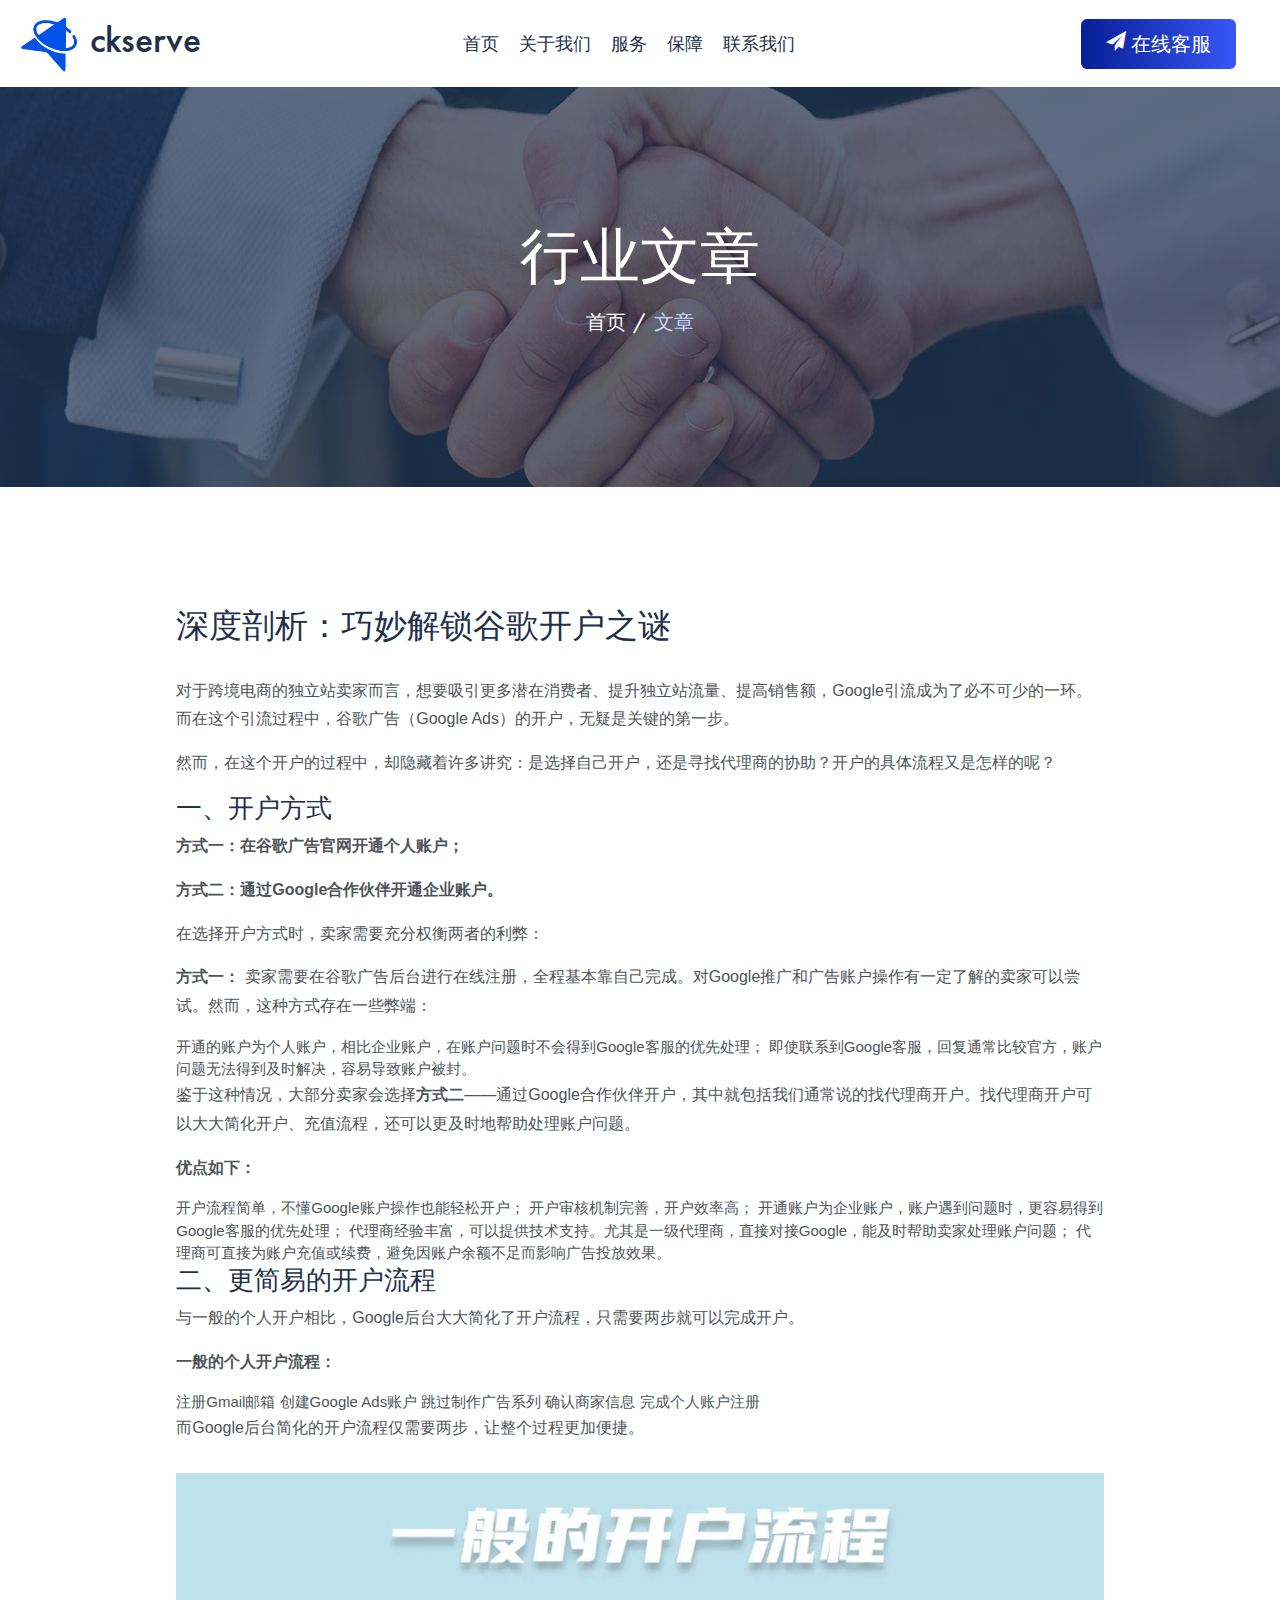
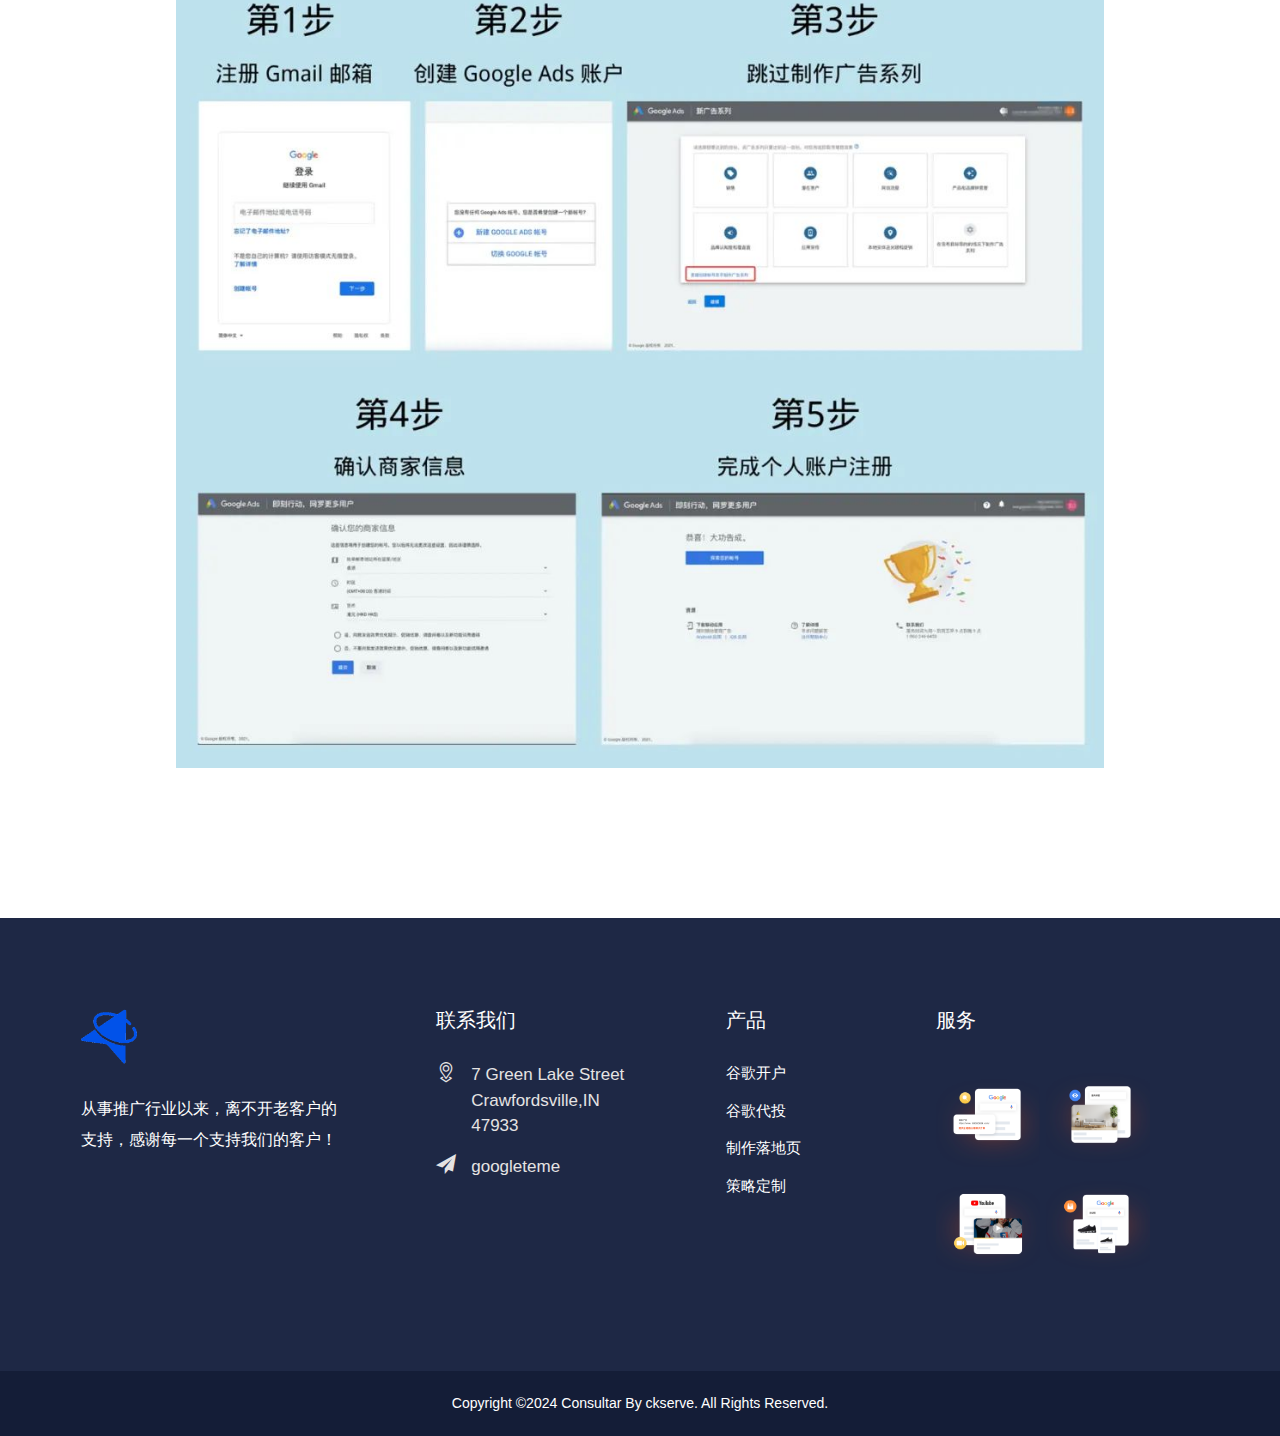
<file: project-kh.html>
<!DOCTYPE html>
<html lang="en">

<head>

    <meta charset="utf-8">
    <meta http-equiv="X-UA-Compatible" content="IE=edge,chrome=1">
    <meta name="author" content="wpOceans">
    <link rel="shortcut icon" href="static/image/favicon.ico">

    <title>【谷歌广告代投】- 【行业不限，无惧封号】 – 谷歌开户运营推广，不封不限更省心</title>
    <meta name="description" content="ckserve - 不限行业地域内容，全球顶级华人谷歌广告专业代投团队，顶级Cloak技术，外贸与跨境电商谷歌广告服务商，根据客户的要求以及产品的特点为其定制推广策略，帮助他们完成扩大市场的需求，谷歌认证优化师一对一服务。">
    <meta name="keywords" content="谷歌竞价, google ads投放, 谷歌开户, 谷歌ads开户, google开户, 谷歌推广开户, 谷歌广告代投, google代投, 谷歌代投, 谷歌代理, google代理, 谷歌广告">

    <meta property="og:site_name" content="谷歌开户运营推广，不封不限更省心">
    <meta property="og:url" content="https://ckserve.com">
    <meta property="og:title" content="【谷歌广告代投】- 【行业不限，无惧封号】">
    <meta property="og:type" content="website">
    <meta property="og:description" content="ckserve - 不限行业地域内容，全球顶级华人谷歌广告专业代投团队，顶级Cloak技术，外贸与跨境电商谷歌广告服务商，根据客户的要求以及产品的特点为其定制推广策略，帮助他们完成扩大市场的需求，谷歌认证优化师一对一服务。">
    <meta property="og:image" content="static/picture/logo.png">
    <meta property="og:image:secure_url" content="static/picture/logo.png">

    <meta name="twitter:site" content="@https://ckserve.com">
    <meta name="twitter:card" content="static/picture/logo.png">
    <meta name="twitter:title" content="【谷歌广告代投】- 【行业不限，无惧封号】">
    <meta name="twitter:description" content="ckserve - 不限行业地域内容，全球顶级华人谷歌广告专业代投团队，顶级Cloak技术，外贸与跨境电商谷歌广告服务商，根据客户的要求以及产品的特点为其定制推广策略，帮助他们完成扩大市场的需求，谷歌认证优化师一对一服务。">

    <link rel="canonical" href="https://ckserve.com">
    <meta name="viewport" content="width=device-width,initial-scale=1,shrink-to-fit=no">
    <meta name="theme-color" content="#0152e9">

<!-- Google Tag Manager -->
<script>(function(w,d,s,l,i){w[l]=w[l]||[];w[l].push({'gtm.start':
new Date().getTime(),event:'gtm.js'});var f=d.getElementsByTagName(s)[0],
j=d.createElement(s),dl=l!='dataLayer'?'&l='+l:'';j.async=true;j.src=
'https://www.googletagmanager.com/gtm.js?id='+i+dl;f.parentNode.insertBefore(j,f);
})(window,document,'script','dataLayer','GTM-PCCV2WFV');</script>
<!-- End Google Tag Manager -->

    <link href="static/css/themify-icons.css" rel="stylesheet">
    <link href="static/css/flaticon.css" rel="stylesheet">
    <link href="static/css/bootstrap.min.css" rel="stylesheet">
    <link href="static/css/animate.css" rel="stylesheet">
    <link href="static/css/owl.carousel.css" rel="stylesheet">
    <link href="static/css/owl.theme.css" rel="stylesheet">
    <link href="static/css/slick.css" rel="stylesheet">
    <link href="static/css/slick-theme.css" rel="stylesheet">
    <link href="static/css/swiper.min.css" rel="stylesheet">
    <link href="static/css/owl.transitions.css" rel="stylesheet">
    <link href="static/css/jquery.fancybox.css" rel="stylesheet">
    <link href="static/css/odometer-theme-default.css" rel="stylesheet">
    <link href="static/css/component.css" rel="stylesheet">
    <link href="static/css/style.css" rel="stylesheet">
    <link href="static/css/responsive.css" rel="stylesheet">


    
</head>

<body>

<!-- Google Tag Manager (noscript) -->
<noscript><iframe src="https://www.googletagmanager.com/ns.html?id=GTM-PCCV2WFV"
height="0" width="0" style="display:none;visibility:hidden"></iframe></noscript>
<!-- End Google Tag Manager (noscript) -->
    
    <div class="page-wrapper"> 

        <header id="header" class="wpo-site-header">
            <nav class="navigation navbar navbar-expand-lg navbar-light">
                <div class="container-fluid">
                    <div class="row align-items-center">
                        <div class="col-lg-3 col-md-3 col-6">
                            <div class="navbar-header"><button type="button" class="navbar-toggler open-btn"><span
                                        class="sr-only">Toggle navigation</span><span
                                        class="icon-bar first-angle"></span><span
                                        class="icon-bar middle-angle"></span><span
                                        class="icon-bar last-angle"></span></button><a class="navbar-brand"
                                    href="index"><img class="logo" src="static/picture/logo.png" alt=""><h1 class="ckserve">ckserve</h1></a></div>
                        </div>
                        <div class="col-lg-6 col-md-2 col-1">
                            <div id="navbar" class="collapse navbar-collapse navigation-holder"><button
                                    class="close-navbar"><i class="ti-close"></i></button>
                                <ul class="nav navbar-nav mb-2 mb-lg-0">
                                    <li><a href="index">首页</a></li>
                                    <li><a href="about">关于我们</a></li>
                                    <li><a href="service">服务</a> </li>
                                    
                                    <li><a href="testimonial">保障</a></li>
                                    <li><a href="contact">联系我们</a></li>
                                </ul>


                                <div id="dl-menu" class="dl-menuwrapper">
                                    <button class="dl-trigger">Open Menu</button>
                                    <ul class="dl-menu">
                                        <li><a href="index">首页</a></li>
                                        <li><a href="about">关于我们</a></li>
                                        <li><a href="service">服务</a> </li>
                                        
                                        <li><a href="testimonial">保障</a></li>
                                        <li><a href="contact">联系我们</a></li>
                                    </ul>
                                </div>
                            </div>
                        </div>
                        <div class="col-lg-3 col-md-4 col-4">
                            <div class="header-right">
                                <div class="close-form"><a class="theme-btn tgkf" target="_blank" href="https://t.me/googleteme"><i class="fi flaticon-send"></i> 在线客服</a></div> 
                            </div>
                        </div>
                    </div>
                </div>
            </nav>
        </header>

        <div class="wpo-breadcumb-area">
            <div class="container">
                <div class="row">
                    <div class="col-12">
                        <div class="wpo-breadcumb-wrap">
                            <h2>行业文章</h2>
                            <ul>
                                <li><a href="index">首页</a></li>
                                <li><span>文章 </span></li> 
                            </ul>
                        </div>
                    </div>
                </div>
            </div>
        </div> 

        <section class="wpo-project-single-section section-padding">
            <div class="container">
                <div class="row">
                    <div class="col-lg-10 offset-lg-1">
                        <div class="wpo-project-single-wrap">
                          
                            <div class="wpo-solutions-section"> 
                                <h2>深度剖析：巧妙解锁谷歌开户之谜</h2>
                                <p>对于跨境电商的独立站卖家而言，想要吸引更多潜在消费者、提升独立站流量、提高销售额，Google引流成为了必不可少的一环。而在这个引流过程中，谷歌广告（Google Ads）的开户，无疑是关键的第一步。</p>
                                <p>然而，在这个开户的过程中，却隐藏着许多讲究：是选择自己开户，还是寻找代理商的协助？开户的具体流程又是怎样的呢？</p>
                                <h3>一、开户方式</h3>
                                <p><strong>方式一：在谷歌广告官网开通个人账户；</strong></p>
                                <p><strong>方式二：通过Google合作伙伴开通企业账户。</strong></p>
                                <p>在选择开户方式时，卖家需要充分权衡两者的利弊：</p>
                                <p><strong>方式一：</strong> 卖家需要在谷歌广告后台进行在线注册，全程基本靠自己完成。对Google推广和广告账户操作有一定了解的卖家可以尝试。然而，这种方式存在一些弊端：</p>
                                开通的账户为个人账户，相比企业账户，在账户问题时不会得到Google客服的优先处理；
                                即使联系到Google客服，回复通常比较官方，账户问题无法得到及时解决，容易导致账户被封。
                                <p>鉴于这种情况，大部分卖家会选择<strong>方式二</strong>——通过Google合作伙伴开户，其中就包括我们通常说的找代理商开户。找代理商开户可以大大简化开户、充值流程，还可以更及时地帮助处理账户问题。</p>
                                <p><strong>优点如下：</strong></p>
                                开户流程简单，不懂Google账户操作也能轻松开户；
                                开户审核机制完善，开户效率高；
                                开通账户为企业账户，账户遇到问题时，更容易得到Google客服的优先处理；
                                代理商经验丰富，可以提供技术支持。尤其是一级代理商，直接对接Google，能及时帮助卖家处理账户问题；
                                代理商可直接为账户充值或续费，避免因账户余额不足而影响广告投放效果。
                                <h3>二、更简易的开户流程</h3>
                                <p>与一般的个人开户相比，Google后台大大简化了开户流程，只需要两步就可以完成开户。</p>
                                <p><strong>一般的个人开户流程：</strong></p>
                                注册Gmail邮箱
                                创建Google Ads账户
                                跳过制作广告系列
                                确认商家信息
                                完成个人账户注册
                                <p>而Google后台简化的开户流程仅需要两步，让整个过程更加便捷。</p>
                            </div>

                            <img src="static/picture/202106151625244608.jpg" alt="">
                            
                    
                        </div>
                    </div>
                </div>
            </div>
        </section>
        
        <footer class="wpo-site-footer">
            <div class="wpo-upper-footer">
                <div class="container">
                    <div class="row">
                        <div class="col col-lg-3 col-md-6 col-sm-12 col-12">
                            <div class="widget about-widget">
                                <div class="logo widget-title"><img class="logo" src="static/picture/logo.png" alt="blog"></div>
                                <p>从事推广行业以来，离不开老客户的支持，感谢每一个支持我们的客户！</p> 
                            </div>
                        </div>
                        <div class="col col-lg-3 col-md-6 col-sm-12 col-12">
                            <div class="widget wpo-service-link-widget">
                                <div class="widget-title">
                                    <h3>联系我们 </h3>
                                </div>
                                <div class="contact-ft">
                                    <ul>
                                        <li><i class="fi flaticon-location"></i>7 Green Lake Street Crawfordsville,IN 47933</li> 
                                        <li><i class="fi flaticon-send"></i>googleteme</li>
                                    </ul>
                                </div>
                            </div>
                        </div>
                        <div class="col col-lg-3 col-md-6 col-sm-12 col-12">
                            <div class="widget link-widget">
                                <div class="widget-title">
                                    <h3>产品 </h3>
                                </div>
                                <ul>
                                    <li>谷歌开户</li>
                                    <li>谷歌代投</li>
                                    <li>制作落地页</li>
                                    <li>策略定制</li> 
                                </ul>
                            </div>
                        </div>
                        <div class="col col-lg-3 col-md-6 col-sm-12 col-12">
                            <div class="widget instagram">
                                <div class="widget-title">
                                    <h3>服务</h3>
                                </div>
                                <ul class="d-flex">
                                    <li><img src="static/picture/footer_cp1.png" alt=""></li>
                                    <li><img src="static/picture/footer_cp2.png" alt=""></li>
                                    <li><img src="static/picture/footer_cp3.png" alt=""></li>
                                    <li><img src="static/picture/footer_cp4.png" alt=""></li> 
                                </ul>
                            </div>
                        </div>
                    </div>
                </div><!-- end container -->
            </div>
            <div class="wpo-lower-footer">
                <div class="container">
                    <div class="row">
                        <div class="col col-xs-12">
                            <p class="copyright">Copyright &copy;2024 Consultar By ckserve. All Rights Reserved.</p>
                        </div>
                    </div>
                </div>
            </div>
        </footer>

    </div>
 
    <script src="static/js/jquery.min.js"></script>
    <script src="static/js/bootstrap.bundle.min.js"></script>
    <script src="static/js/modernizr.custom.js"></script>
    <script src="static/js/jquery.dlmenu.js"></script>
    <script src="static/js/jquery-plugin-collection.js"></script>
    <script src="static/js/script.js"></script>
</body>

</html>
</file>
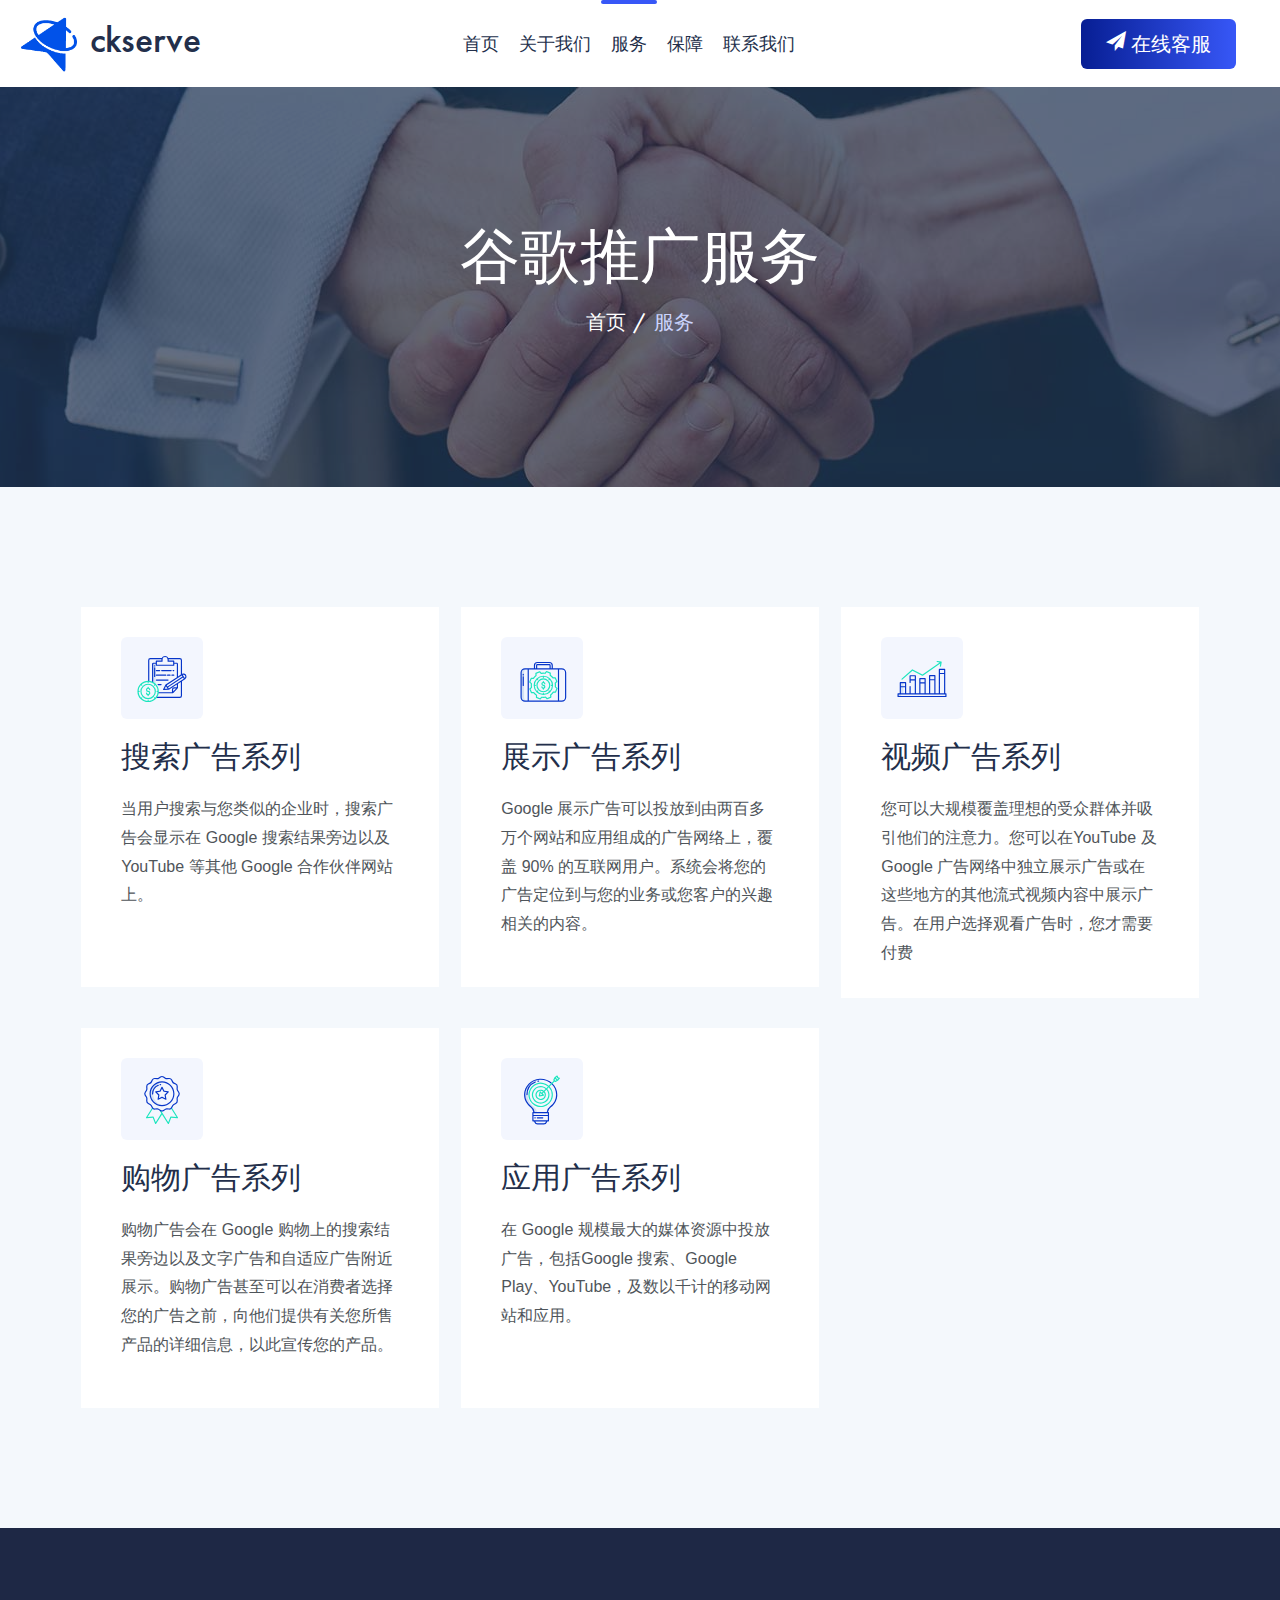
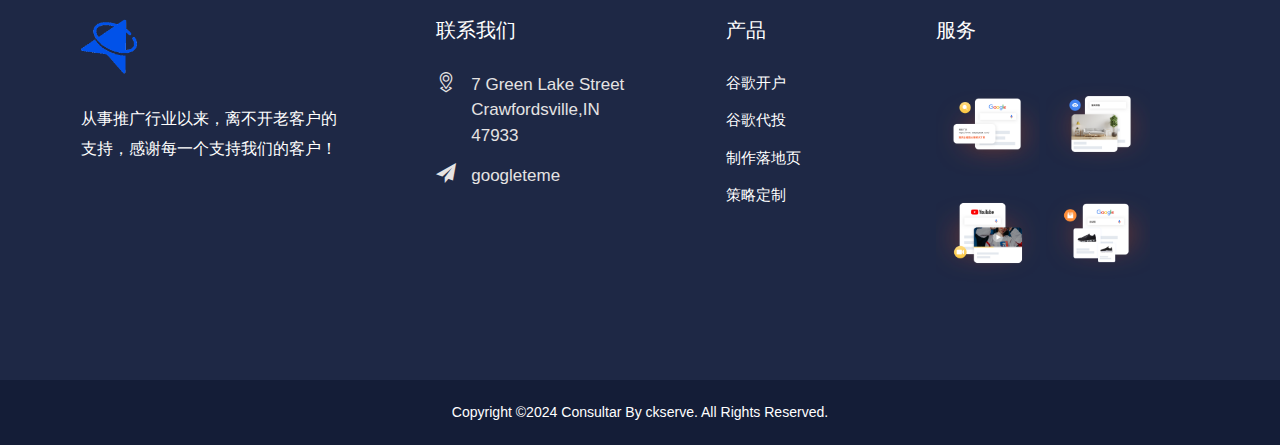
<file: service.html>
<!DOCTYPE html>
<html lang="en">

<head>

    <meta charset="utf-8">
    <meta http-equiv="X-UA-Compatible" content="IE=edge,chrome=1">
    <meta name="author" content="wpOceans">
    <link rel="shortcut icon" href="static/image/favicon.ico">

    <title>【谷歌广告代投】- 【行业不限，无惧封号】 – 谷歌开户运营推广，不封不限更省心</title>
    <meta name="description" content="ckserve - 不限行业地域内容，全球顶级华人谷歌广告专业代投团队，顶级Cloak技术，外贸与跨境电商谷歌广告服务商，根据客户的要求以及产品的特点为其定制推广策略，帮助他们完成扩大市场的需求，谷歌认证优化师一对一服务。">
    <meta name="keywords" content="谷歌竞价, google ads投放, 谷歌开户, 谷歌ads开户, google开户, 谷歌推广开户, 谷歌广告代投, google代投, 谷歌代投, 谷歌代理, google代理, 谷歌广告">

    <meta property="og:site_name" content="谷歌开户运营推广，不封不限更省心">
    <meta property="og:url" content="https://ckserve.com">
    <meta property="og:title" content="【谷歌广告代投】- 【行业不限，无惧封号】">
    <meta property="og:type" content="website">
    <meta property="og:description" content="ckserve - 不限行业地域内容，全球顶级华人谷歌广告专业代投团队，顶级Cloak技术，外贸与跨境电商谷歌广告服务商，根据客户的要求以及产品的特点为其定制推广策略，帮助他们完成扩大市场的需求，谷歌认证优化师一对一服务。">
    <meta property="og:image" content="static/picture/logo.png">
    <meta property="og:image:secure_url" content="static/picture/logo.png">

    <meta name="twitter:site" content="@https://ckserve.com">
    <meta name="twitter:card" content="static/picture/logo.png">
    <meta name="twitter:title" content="【谷歌广告代投】- 【行业不限，无惧封号】">
    <meta name="twitter:description" content="ckserve - 不限行业地域内容，全球顶级华人谷歌广告专业代投团队，顶级Cloak技术，外贸与跨境电商谷歌广告服务商，根据客户的要求以及产品的特点为其定制推广策略，帮助他们完成扩大市场的需求，谷歌认证优化师一对一服务。">

<!-- Google Tag Manager -->
<script>(function(w,d,s,l,i){w[l]=w[l]||[];w[l].push({'gtm.start':
new Date().getTime(),event:'gtm.js'});var f=d.getElementsByTagName(s)[0],
j=d.createElement(s),dl=l!='dataLayer'?'&l='+l:'';j.async=true;j.src=
'https://www.googletagmanager.com/gtm.js?id='+i+dl;f.parentNode.insertBefore(j,f);
})(window,document,'script','dataLayer','GTM-PCCV2WFV');</script>
<!-- End Google Tag Manager -->
    
    <link rel="canonical" href="https://ckserve.com">
    <meta name="viewport" content="width=device-width,initial-scale=1,shrink-to-fit=no">
    <meta name="theme-color" content="#0152e9">

    <link href="static/css/themify-icons.css" rel="stylesheet">
    <link href="static/css/flaticon.css" rel="stylesheet">
    <link href="static/css/bootstrap.min.css" rel="stylesheet">
    <link href="static/css/animate.css" rel="stylesheet">
    <link href="static/css/owl.carousel.css" rel="stylesheet">
    <link href="static/css/owl.theme.css" rel="stylesheet">
    <link href="static/css/slick.css" rel="stylesheet">
    <link href="static/css/slick-theme.css" rel="stylesheet">
    <link href="static/css/swiper.min.css" rel="stylesheet">
    <link href="static/css/owl.transitions.css" rel="stylesheet">
    <link href="static/css/jquery.fancybox.css" rel="stylesheet">
    <link href="static/css/odometer-theme-default.css" rel="stylesheet">
    <link href="static/css/component.css" rel="stylesheet">
    <link href="static/css/style.css" rel="stylesheet">
    <link href="static/css/responsive.css" rel="stylesheet">
 
</head>

<body> 

<!-- Google Tag Manager (noscript) -->
<noscript><iframe src="https://www.googletagmanager.com/ns.html?id=GTM-PCCV2WFV"
height="0" width="0" style="display:none;visibility:hidden"></iframe></noscript>
<!-- End Google Tag Manager (noscript) -->
    
    <div class="page-wrapper"> 

        <header id="header" class="wpo-site-header">
            <nav class="navigation navbar navbar-expand-lg navbar-light">
                <div class="container-fluid">
                    <div class="row align-items-center">
                        <div class="col-lg-3 col-md-3 col-6">
                            <div class="navbar-header"><button type="button" class="navbar-toggler open-btn"><span
                                        class="sr-only">Toggle navigation</span><span
                                        class="icon-bar first-angle"></span><span
                                        class="icon-bar middle-angle"></span><span
                                        class="icon-bar last-angle"></span></button><a class="navbar-brand"
                                    href="index"><img class="logo" src="static/picture/logo.png" alt=""><h1 class="ckserve">ckserve</h1></a></div>
                        </div>
                        <div class="col-lg-6 col-md-2 col-1">
                            <div id="navbar" class="collapse navbar-collapse navigation-holder"><button
                                    class="close-navbar"><i class="ti-close"></i></button>
                                <ul class="nav navbar-nav mb-2 mb-lg-0">
                                    <li><a href="index">首页</a></li>
                                    <li><a href="about">关于我们</a></li>
                                    <li><a class="active"  href="#">服务</a> </li>
                                    
                                    <li><a href="testimonial">保障</a></li>
                                    <li><a href="contact">联系我们</a></li>
                                </ul>


                                <div id="dl-menu" class="dl-menuwrapper">
                                    <button class="dl-trigger">Open Menu</button>
                                    <ul class="dl-menu">
                                        <li><a href="index">首页</a></li>
                                        <li><a href="about">关于我们</a></li>
                                        <li><a class="active"  href="#">服务</a> </li>
                                        
                                        <li><a href="testimonial">保障</a></li>
                                        <li><a href="contact">联系我们</a></li>
                                    </ul>
                                </div>
                            </div>
                        </div>
                        <div class="col-lg-3 col-md-4 col-4">
                            <div class="header-right">
                                <div class="close-form"><a class="theme-btn tgkf" target="_blank" href="https://t.me/googleteme"><i class="fi flaticon-send"></i> 在线客服</a></div> 
                            </div>
                        </div>
                    </div>
                </div>
            </nav>
        </header>
        
        <div class="wpo-breadcumb-area">
            <div class="container">
                <div class="row">
                    <div class="col-12">
                        <div class="wpo-breadcumb-wrap">
                            <h2>谷歌推广服务</h2>
                            <ul>
                                <li><a href="index">首页</a></li>
                                <li><span>服务</span></li>
                            </ul>
                        </div>
                    </div>
                </div>
            </div>
        </div><!-- end of wpo-breadcumb-section--><!-- start of wpo-service-section -->
        <section class="wpo-service-section section-padding">
            <div class="container">
                <div class="row">
                    <div class="col-lg-4 col-md-6 col-12">
                        <div class="wpo-service-item">
                            <div class="wpo-service-icon">
                                <div class="icon"><img src="static/picture/clipboard.svg" alt=""></div>
                            </div>
                            <div class="wpo-service-text">
                                <h2><a href="service-single">搜索广告系列</a></h2>
                                <p>当用户搜索与您类似的企业时，搜索广告会显示在 Google 搜索结果旁边以及 YouTube 等其他 Google 合作伙伴网站上。</p>
                            </div>
                        </div>
                    </div>
                    <div class="col-lg-4 col-md-6 col-12">
                        <div class="wpo-service-item">
                            <div class="wpo-service-icon">
                                <div class="icon"><img src="static/picture/briefcase.svg" alt=""></div>
                            </div>
                            <div class="wpo-service-text">
                                <h2><a href="service-single">展示广告系列</a></h2>
                                <p>Google 展示广告可以投放到由两百多万个网站和应用组成的广告网络上，覆盖 90% 的互联网用户。系统会将您的广告定位到与您的业务或您客户的兴趣相关的内容。</p>
                            </div>
                        </div>
                    </div>
                    <div class="col-lg-4 col-md-6 col-12">
                        <div class="wpo-service-item">
                            <div class="wpo-service-icon">
                                <div class="icon"><img src="static/picture/chart.svg" alt=""></div>
                            </div>
                            <div class="wpo-service-text">
                                <h2><a href="service-single">视频广告系列</a></h2>
                                <p>您可以大规模覆盖理想的受众群体并吸引他们的注意力。您可以在YouTube 及 Google 广告网络中独立展示广告或在这些地方的其他流式视频内容中展示广告。在用户选择观看广告时，您才需要付费</p>
                            </div>
                        </div>
                    </div>
                    <div class="col-lg-4 col-md-6 col-12">
                        <div class="wpo-service-item">
                            <div class="wpo-service-icon">
                                <div class="icon"><img src="static/picture/badge.svg" alt=""></div>
                            </div>
                            <div class="wpo-service-text">
                                <h2><a href="service-single">购物广告系列</a></h2>
                                <p>购物广告会在 Google 购物上的搜索结果旁边以及文字广告和自适应广告附近展示。购物广告甚至可以在消费者选择您的广告之前，向他们提供有关您所售产品的详细信息，以此宣传您的产品。</p>
                            </div>
                        </div>
                    </div>
                    <div class="col-lg-4 col-md-6 col-12">
                        <div class="wpo-service-item">
                            <div class="wpo-service-icon">
                                <div class="icon"><img src="static/picture/goal.svg" alt=""></div>
                            </div>
                            <div class="wpo-service-text">
                                <h2><a href="service-single">应用广告系列</a></h2>
                                <p>在 Google 规模最大的媒体资源中投放广告，包括Google 搜索、Google Play、YouTube，及数以千计的移动网站和应用。</p>
                            </div>
                        </div>
                    </div>
             
                </div>
            </div>
        </section>
        
        <footer class="wpo-site-footer">
            <div class="wpo-upper-footer">
                <div class="container">
                    <div class="row">
                        <div class="col col-lg-3 col-md-6 col-sm-12 col-12">
                            <div class="widget about-widget">
                                <div class="logo widget-title"><img class="logo" src="static/picture/logo.png" alt="blog"></div>
                                <p>从事推广行业以来，离不开老客户的支持，感谢每一个支持我们的客户！</p> 
                            </div>
                        </div>
                        <div class="col col-lg-3 col-md-6 col-sm-12 col-12">
                            <div class="widget wpo-service-link-widget">
                                <div class="widget-title">
                                    <h3>联系我们 </h3>
                                </div>
                                <div class="contact-ft">
                                    <ul>
                                        <li><i class="fi flaticon-location"></i>7 Green Lake Street Crawfordsville,IN 47933</li> 
                                        <li><i class="fi flaticon-send"></i>googleteme</li>
                                    </ul>
                                </div>
                            </div>
                        </div>
                        <div class="col col-lg-3 col-md-6 col-sm-12 col-12">
                            <div class="widget link-widget">
                                <div class="widget-title">
                                    <h3>产品 </h3>
                                </div>
                                <ul>
                                    <li>谷歌开户</li>
                                    <li>谷歌代投</li>
                                    <li>制作落地页</li>
                                    <li>策略定制</li> 
                                </ul>
                            </div>
                        </div>
                        <div class="col col-lg-3 col-md-6 col-sm-12 col-12">
                            <div class="widget instagram">
                                <div class="widget-title">
                                    <h3>服务</h3>
                                </div>
                                <ul class="d-flex">
                                    <li><img src="static/picture/footer_cp1.png" alt=""></li>
                                    <li><img src="static/picture/footer_cp2.png" alt=""></li>
                                    <li><img src="static/picture/footer_cp3.png" alt=""></li>
                                    <li><img src="static/picture/footer_cp4.png" alt=""></li> 
                                </ul>
                            </div>
                        </div>
                    </div>
                </div><!-- end container -->
            </div>
            <div class="wpo-lower-footer">
                <div class="container">
                    <div class="row">
                        <div class="col col-xs-12">
                            <p class="copyright">Copyright &copy;2024 Consultar By ckserve. All Rights Reserved.</p>
                        </div>
                    </div>
                </div>
            </div>
        </footer>

    </div>
 
    <script src="static/js/jquery.min.js"></script>
    <script src="static/js/bootstrap.bundle.min.js"></script>
    <script src="static/js/modernizr.custom.js"></script>
    <script src="static/js/jquery.dlmenu.js"></script>
    <script src="static/js/jquery-plugin-collection.js"></script>
    <script src="static/js/script.js"></script>
</body>

</html>
</file>
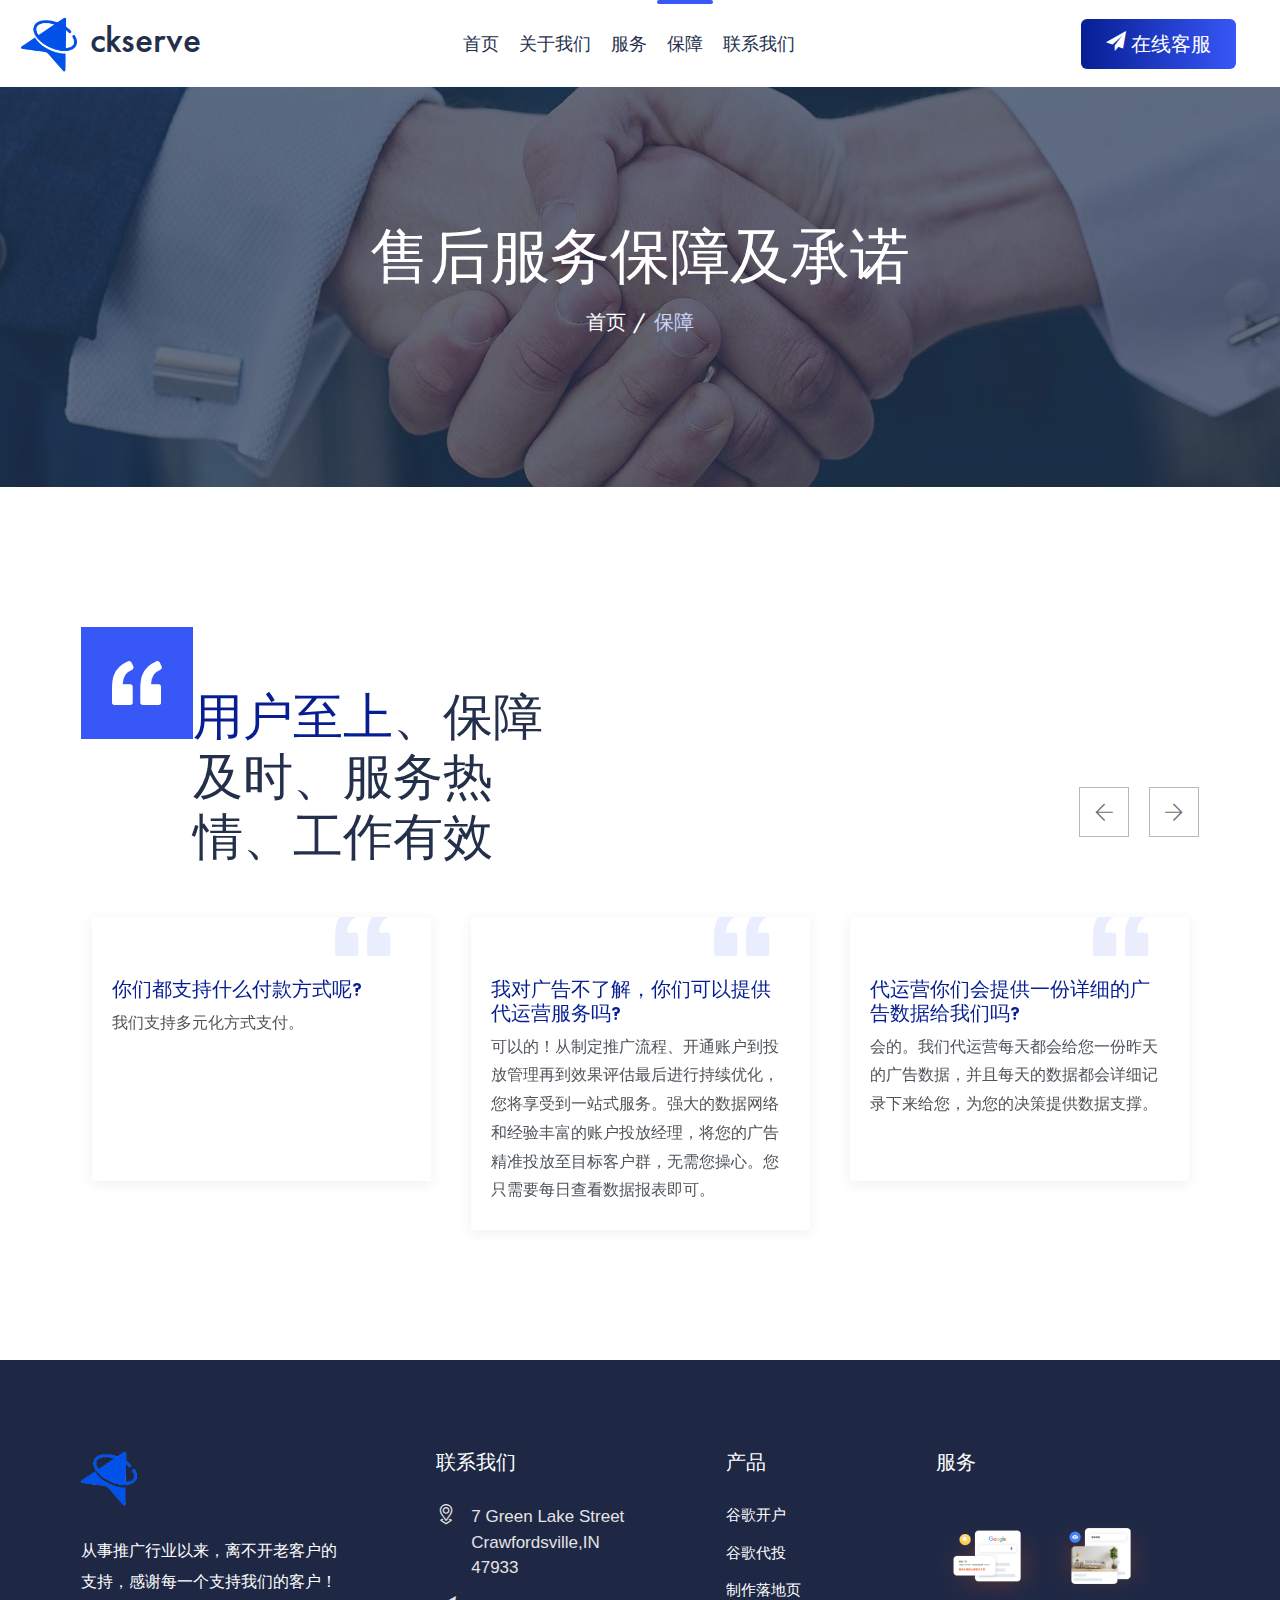
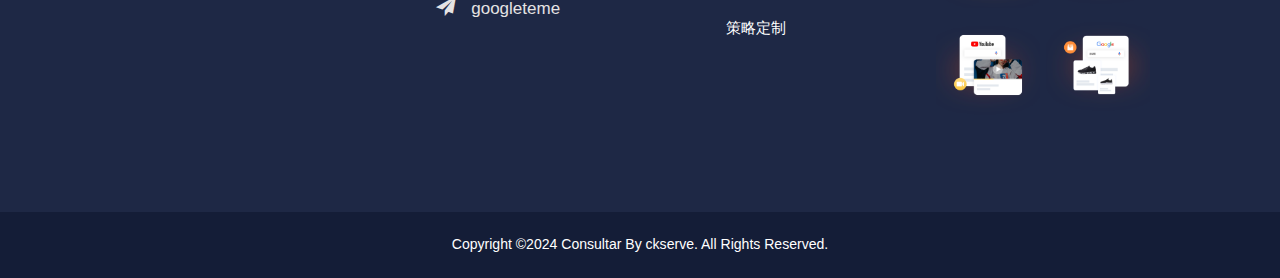
<file: testimonial.html>
<!DOCTYPE html>
<html lang="en">

<head>

    <meta charset="utf-8">
    <meta http-equiv="X-UA-Compatible" content="IE=edge,chrome=1">
    <meta name="author" content="wpOceans">
    <link rel="shortcut icon" href="static/image/favicon.ico">

    <title>【谷歌广告代投】- 【行业不限，无惧封号】 – 谷歌开户运营推广，不封不限更省心</title>
    <meta name="description" content="ckserve - 不限行业地域内容，全球顶级华人谷歌广告专业代投团队，顶级Cloak技术，外贸与跨境电商谷歌广告服务商，根据客户的要求以及产品的特点为其定制推广策略，帮助他们完成扩大市场的需求，谷歌认证优化师一对一服务。">
    <meta name="keywords" content="谷歌竞价, google ads投放, 谷歌开户, 谷歌ads开户, google开户, 谷歌推广开户, 谷歌广告代投, google代投, 谷歌代投, 谷歌代理, google代理, 谷歌广告">

    <meta property="og:site_name" content="谷歌开户运营推广，不封不限更省心">
    <meta property="og:url" content="https://ckserve.com">
    <meta property="og:title" content="【谷歌广告代投】- 【行业不限，无惧封号】">
    <meta property="og:type" content="website">
    <meta property="og:description" content="ckserve - 不限行业地域内容，全球顶级华人谷歌广告专业代投团队，顶级Cloak技术，外贸与跨境电商谷歌广告服务商，根据客户的要求以及产品的特点为其定制推广策略，帮助他们完成扩大市场的需求，谷歌认证优化师一对一服务。">
    <meta property="og:image" content="static/picture/logo.png">
    <meta property="og:image:secure_url" content="static/picture/logo.png">

    <meta name="twitter:site" content="@https://ckserve.com">
    <meta name="twitter:card" content="static/picture/logo.png">
    <meta name="twitter:title" content="【谷歌广告代投】- 【行业不限，无惧封号】">
    <meta name="twitter:description" content="ckserve - 不限行业地域内容，全球顶级华人谷歌广告专业代投团队，顶级Cloak技术，外贸与跨境电商谷歌广告服务商，根据客户的要求以及产品的特点为其定制推广策略，帮助他们完成扩大市场的需求，谷歌认证优化师一对一服务。">

    <link rel="canonical" href="https://ckserve.com">
    <meta name="viewport" content="width=device-width,initial-scale=1,shrink-to-fit=no">
    <meta name="theme-color" content="#0152e9">

<!-- Google Tag Manager -->
<script>(function(w,d,s,l,i){w[l]=w[l]||[];w[l].push({'gtm.start':
new Date().getTime(),event:'gtm.js'});var f=d.getElementsByTagName(s)[0],
j=d.createElement(s),dl=l!='dataLayer'?'&l='+l:'';j.async=true;j.src=
'https://www.googletagmanager.com/gtm.js?id='+i+dl;f.parentNode.insertBefore(j,f);
})(window,document,'script','dataLayer','GTM-PCCV2WFV');</script>
<!-- End Google Tag Manager -->

    <link href="static/css/themify-icons.css" rel="stylesheet">
    <link href="static/css/flaticon.css" rel="stylesheet">
    <link href="static/css/bootstrap.min.css" rel="stylesheet">
    <link href="static/css/animate.css" rel="stylesheet">
    <link href="static/css/owl.carousel.css" rel="stylesheet">
    <link href="static/css/owl.theme.css" rel="stylesheet">
    <link href="static/css/slick.css" rel="stylesheet">
    <link href="static/css/slick-theme.css" rel="stylesheet">
    <link href="static/css/swiper.min.css" rel="stylesheet">
    <link href="static/css/owl.transitions.css" rel="stylesheet">
    <link href="static/css/jquery.fancybox.css" rel="stylesheet">
    <link href="static/css/odometer-theme-default.css" rel="stylesheet">
    <link href="static/css/component.css" rel="stylesheet">
    <link href="static/css/style.css" rel="stylesheet">
    <link href="static/css/responsive.css" rel="stylesheet">
 
</head>

<body>
<!-- Google Tag Manager (noscript) -->
<noscript><iframe src="https://www.googletagmanager.com/ns.html?id=GTM-PCCV2WFV"
height="0" width="0" style="display:none;visibility:hidden"></iframe></noscript>
<!-- End Google Tag Manager (noscript) -->
    
    <div class="page-wrapper"> 
        <header id="header" class="wpo-site-header">
            <nav class="navigation navbar navbar-expand-lg navbar-light">
                <div class="container-fluid">
                    <div class="row align-items-center">
                        <div class="col-lg-3 col-md-3 col-6">
                            <div class="navbar-header"><button type="button" class="navbar-toggler open-btn"><span
                                        class="sr-only">Toggle navigation</span><span
                                        class="icon-bar first-angle"></span><span
                                        class="icon-bar middle-angle"></span><span
                                        class="icon-bar last-angle"></span></button><a class="navbar-brand"
                                    href="index"><img class="logo" src="static/picture/logo.png" alt=""><h1 class="ckserve">ckserve</h1></a></div>
                        </div>
                        <div class="col-lg-6 col-md-2 col-1">
                            <div id="navbar" class="collapse navbar-collapse navigation-holder"><button
                                    class="close-navbar"><i class="ti-close"></i></button>
                                <ul class="nav navbar-nav mb-2 mb-lg-0">
                                    <li>
                                        <a href="index">首页</a>
                                    </li>
                                    <li><a href="about">关于我们</a></li>
                                    <li><a href="service">服务</a> </li>
                                    
                                    <li><a class="active" href="#">保障</a></li>
                                    <li><a href="contact">联系我们</a></li>
                                </ul>


                                <div id="dl-menu" class="dl-menuwrapper">
                                    <button class="dl-trigger">Open Menu</button>
                                    <ul class="dl-menu">
                                        <li><a href="index">首页</a></li>
                                        <li><a href="about">关于我们</a></li>
                                        <li><a href="service">服务</a> </li>
                                        
                                        <li><a class="active" href="#">保障</a></li>
                                        <li><a href="contact">联系我们</a></li>
                                    </ul>
                                </div>
                            </div>
                        </div>
                        <div class="col-lg-3 col-md-4 col-4">
                            <div class="header-right">
                                <div class="close-form"><a class="theme-btn tgkf" target="_blank" href="https://t.me/googleteme"><i class="fi flaticon-send"></i> 在线客服</a></div> 
                            </div>
                        </div>
                    </div>
                </div>
            </nav>
        </header>

        <div class="wpo-breadcumb-area">
            <div class="container">
                <div class="row">
                    <div class="col-12">
                        <div class="wpo-breadcumb-wrap">
                            <h2>售后服务保障及承诺</h2>
                            <ul>
                                <li><a href="index">首页</a></li>
                                <li><span>保障</span></li>
                            </ul>
                        </div>
                    </div>
                </div>
            </div>
        </div>

        <section class="wpo-testimonial-section style-2 section-padding">
            <div class="container">
                <div class="row align-items-center">
                    <div class="col-lg-12">
                        <div class="wpo-testimonial-title">
                            <h2><i class="fi flaticon-left-quote"></i>
                                <span>用户至上</span>、保障及时、服务热情、工作有效 </h2>
                        </div>
                    </div>
                </div>
                <div class="wpo-testimonial-items wpo-testimonial-slider owl-carousel">
                    <div class="wpo-testimonial-item"> 
                        <div class="wpo-testimonial-text">
                            <div class="wpo-testimonial-text-btm">
                                <h3>你们都支持什么付款方式呢?</span>
                            </div>
                            <p>我们支持多元化方式支付。</p>
                        </div>
                    </div>
                    <div class="wpo-testimonial-item"> 
                        <div class="wpo-testimonial-text">
                            <div class="wpo-testimonial-text-btm">
                                <h3>我对广告不了解，你们可以提供代运营服务吗?</span>
                            </div>
                            <p>可以的！从制定推广流程、开通账户到投放管理再到效果评估最后进行持续优化，您将享受到一站式服务。强大的数据网络和经验丰富的账户投放经理，将您的广告精准投放至目标客户群，无需您操心。您只需要每日查看数据报表即可。</p>
                        </div>
                    </div>
                    <div class="wpo-testimonial-item"> 
                        <div class="wpo-testimonial-text">
                            <div class="wpo-testimonial-text-btm">
                                <h3>代运营你们会提供一份详细的广告数据给我们吗?</span>
                            </div>
                            <p>会的。我们代运营每天都会给您一份昨天的广告数据，并且每天的数据都会详细记录下来给您，为您的决策提供数据支撑。</p>
                        </div>
                    </div>
                    <div class="wpo-testimonial-item"> 
                        <div class="wpo-testimonial-text">
                            <div class="wpo-testimonial-text-btm">
                                <h3>安排开户后大概需要多长时间能下户?</span>
                            </div>
                            <p>我们开户、制作广告物料、上传物料保证均在三个小时左右完成。安排过审后平台审核完毕后即可开始推广。</p>
                        </div>
                    </div>
                    <div class="wpo-testimonial-item"> 
                        <div class="wpo-testimonial-text">
                            <div class="wpo-testimonial-text-btm">
                                <h3>效果不好的话可以退款吗?退款周期多长？</span>
                            </div>
                            <p>可以的！如果您是使用银行转账的方式，推广工作日当天可退。</p>
                        </div>
                    </div>
                </div>
            </div>
        </section>



        <footer class="wpo-site-footer">
            <div class="wpo-upper-footer">
                <div class="container">
                    <div class="row">
                        <div class="col col-lg-3 col-md-6 col-sm-12 col-12">
                            <div class="widget about-widget">
                                <div class="logo widget-title"><img class="logo" src="static/picture/logo.png" alt="blog"></div>
                                <p>从事推广行业以来，离不开老客户的支持，感谢每一个支持我们的客户！</p> 
                            </div>
                        </div>
                        <div class="col col-lg-3 col-md-6 col-sm-12 col-12">
                            <div class="widget wpo-service-link-widget">
                                <div class="widget-title">
                                    <h3>联系我们 </h3>
                                </div>
                                <div class="contact-ft">
                                    <ul>
                                        <li><i class="fi flaticon-location"></i>7 Green Lake Street Crawfordsville,IN 47933</li> 
                                        <li><i class="fi flaticon-send"></i>googleteme</li>
                                    </ul>
                                </div>
                            </div>
                        </div>
                        <div class="col col-lg-3 col-md-6 col-sm-12 col-12">
                            <div class="widget link-widget">
                                <div class="widget-title">
                                    <h3>产品 </h3>
                                </div>
                                <ul>
                                    <li>谷歌开户</li>
                                    <li>谷歌代投</li>
                                    <li>制作落地页</li>
                                    <li>策略定制</li> 
                                </ul>
                            </div>
                        </div>
                        <div class="col col-lg-3 col-md-6 col-sm-12 col-12">
                            <div class="widget instagram">
                                <div class="widget-title">
                                    <h3>服务</h3>
                                </div>
                                <ul class="d-flex">
                                    <li><img src="static/picture/footer_cp1.png" alt=""></li>
                                    <li><img src="static/picture/footer_cp2.png" alt=""></li>
                                    <li><img src="static/picture/footer_cp3.png" alt=""></li>
                                    <li><img src="static/picture/footer_cp4.png" alt=""></li> 
                                </ul>
                            </div>
                        </div>
                    </div>
                </div><!-- end container -->
            </div>
            <div class="wpo-lower-footer">
                <div class="container">
                    <div class="row">
                        <div class="col col-xs-12">
                            <p class="copyright">Copyright &copy;2024 Consultar By ckserve. All Rights Reserved.</p>
                        </div>
                    </div>
                </div>
            </div>
        </footer>

    </div>
 
    <script src="static/js/jquery.min.js"></script>
    <script src="static/js/bootstrap.bundle.min.js"></script>
    <script src="static/js/modernizr.custom.js"></script>
    <script src="static/js/jquery.dlmenu.js"></script>
    <script src="static/js/jquery-plugin-collection.js"></script>
    <script src="static/js/script.js"></script>
</body>

</html>
</file>
<file: static/css/themify-icons.css>
@font-face{font-family:'themify';src:url('../fonts/themify.eot?-fvbane');src:url('../fonts/themify.eot?#iefix-fvbane') format('embedded-opentype'),url('../font/themify.woff') format('woff'),url('../fonts/themify.ttf?-fvbane') format('truetype'),url('../fonts/themify.svg?-fvbane#themify') format('svg');font-weight:normal;font-style:normal}[class^="ti-"],[class*=" ti-"]{font-family:'themify';speak:none;font-style:normal;font-weight:normal;font-variant:normal;text-transform:none;line-height:1;-webkit-font-smoothing:antialiased;-moz-osx-font-smoothing:grayscale}.ti-wand:before{content:"\e600"}.ti-volume:before{content:"\e601"}.ti-user:before{content:"\e602"}.ti-unlock:before{content:"\e603"}.ti-unlink:before{content:"\e604"}.ti-trash:before{content:"\e605"}.ti-thought:before{content:"\e606"}.ti-target:before{content:"\e607"}.ti-tag:before{content:"\e608"}.ti-tablet:before{content:"\e609"}.ti-star:before{content:"\e60a"}.ti-spray:before{content:"\e60b"}.ti-signal:before{content:"\e60c"}.ti-shopping-cart:before{content:"\e60d"}.ti-shopping-cart-full:before{content:"\e60e"}.ti-settings:before{content:"\e60f"}.ti-search:before{content:"\e610"}.ti-zoom-in:before{content:"\e611"}.ti-zoom-out:before{content:"\e612"}.ti-cut:before{content:"\e613"}.ti-ruler:before{content:"\e614"}.ti-ruler-pencil:before{content:"\e615"}.ti-ruler-alt:before{content:"\e616"}.ti-bookmark:before{content:"\e617"}.ti-bookmark-alt:before{content:"\e618"}.ti-reload:before{content:"\e619"}.ti-plus:before{content:"\e61a"}.ti-pin:before{content:"\e61b"}.ti-pencil:before{content:"\e61c"}.ti-pencil-alt:before{content:"\e61d"}.ti-paint-roller:before{content:"\e61e"}.ti-paint-bucket:before{content:"\e61f"}.ti-na:before{content:"\e620"}.ti-mobile:before{content:"\e621"}.ti-minus:before{content:"\e622"}.ti-medall:before{content:"\e623"}.ti-medall-alt:before{content:"\e624"}.ti-marker:before{content:"\e625"}.ti-marker-alt:before{content:"\e626"}.ti-arrow-up:before{content:"\e627"}.ti-arrow-right:before{content:"\e628"}.ti-arrow-left:before{content:"\e629"}.ti-arrow-down:before{content:"\e62a"}.ti-lock:before{content:"\e62b"}.ti-location-arrow:before{content:"\e62c"}.ti-link:before{content:"\e62d"}.ti-layout:before{content:"\e62e"}.ti-layers:before{content:"\e62f"}.ti-layers-alt:before{content:"\e630"}.ti-key:before{content:"\e631"}.ti-import:before{content:"\e632"}.ti-image:before{content:"\e633"}.ti-heart:before{content:"\e634"}.ti-heart-broken:before{content:"\e635"}.ti-hand-stop:before{content:"\e636"}.ti-hand-open:before{content:"\e637"}.ti-hand-drag:before{content:"\e638"}.ti-folder:before{content:"\e639"}.ti-flag:before{content:"\e63a"}.ti-flag-alt:before{content:"\e63b"}.ti-flag-alt-2:before{content:"\e63c"}.ti-eye:before{content:"\e63d"}.ti-export:before{content:"\e63e"}.ti-exchange-vertical:before{content:"\e63f"}.ti-desktop:before{content:"\e640"}.ti-cup:before{content:"\e641"}.ti-crown:before{content:"\e642"}.ti-comments:before{content:"\e643"}.ti-comment:before{content:"\e644"}.ti-comment-alt:before{content:"\e645"}.ti-close:before{content:"\e646"}.ti-clip:before{content:"\e647"}.ti-angle-up:before{content:"\e648"}.ti-angle-right:before{content:"\e649"}.ti-angle-left:before{content:"\e64a"}.ti-angle-down:before{content:"\e64b"}.ti-check:before{content:"\e64c"}.ti-check-box:before{content:"\e64d"}.ti-camera:before{content:"\e64e"}.ti-announcement:before{content:"\e64f"}.ti-brush:before{content:"\e650"}.ti-briefcase:before{content:"\e651"}.ti-bolt:before{content:"\e652"}.ti-bolt-alt:before{content:"\e653"}.ti-blackboard:before{content:"\e654"}.ti-bag:before{content:"\e655"}.ti-move:before{content:"\e656"}.ti-arrows-vertical:before{content:"\e657"}.ti-arrows-horizontal:before{content:"\e658"}.ti-fullscreen:before{content:"\e659"}.ti-arrow-top-right:before{content:"\e65a"}.ti-arrow-top-left:before{content:"\e65b"}.ti-arrow-circle-up:before{content:"\e65c"}.ti-arrow-circle-right:before{content:"\e65d"}.ti-arrow-circle-left:before{content:"\e65e"}.ti-arrow-circle-down:before{content:"\e65f"}.ti-angle-double-up:before{content:"\e660"}.ti-angle-double-right:before{content:"\e661"}.ti-angle-double-left:before{content:"\e662"}.ti-angle-double-down:before{content:"\e663"}.ti-zip:before{content:"\e664"}.ti-world:before{content:"\e665"}.ti-wheelchair:before{content:"\e666"}.ti-view-list:before{content:"\e667"}.ti-view-list-alt:before{content:"\e668"}.ti-view-grid:before{content:"\e669"}.ti-uppercase:before{content:"\e66a"}.ti-upload:before{content:"\e66b"}.ti-underline:before{content:"\e66c"}.ti-truck:before{content:"\e66d"}.ti-timer:before{content:"\e66e"}.ti-ticket:before{content:"\e66f"}.ti-thumb-up:before{content:"\e670"}.ti-thumb-down:before{content:"\e671"}.ti-text:before{content:"\e672"}.ti-stats-up:before{content:"\e673"}.ti-stats-down:before{content:"\e674"}.ti-split-v:before{content:"\e675"}.ti-split-h:before{content:"\e676"}.ti-smallcap:before{content:"\e677"}.ti-shine:before{content:"\e678"}.ti-shift-right:before{content:"\e679"}.ti-shift-left:before{content:"\e67a"}.ti-shield:before{content:"\e67b"}.ti-notepad:before{content:"\e67c"}.ti-server:before{content:"\e67d"}.ti-quote-right:before{content:"\e67e"}.ti-quote-left:before{content:"\e67f"}.ti-pulse:before{content:"\e680"}.ti-printer:before{content:"\e681"}.ti-power-off:before{content:"\e682"}.ti-plug:before{content:"\e683"}.ti-pie-chart:before{content:"\e684"}.ti-paragraph:before{content:"\e685"}.ti-panel:before{content:"\e686"}.ti-package:before{content:"\e687"}.ti-music:before{content:"\e688"}.ti-music-alt:before{content:"\e689"}.ti-mouse:before{content:"\e68a"}.ti-mouse-alt:before{content:"\e68b"}.ti-money:before{content:"\e68c"}.ti-microphone:before{content:"\e68d"}.ti-menu:before{content:"\e68e"}.ti-menu-alt:before{content:"\e68f"}.ti-map:before{content:"\e690"}.ti-map-alt:before{content:"\e691"}.ti-loop:before{content:"\e692"}.ti-location-pin:before{content:"\e693"}.ti-list:before{content:"\e694"}.ti-light-bulb:before{content:"\e695"}.ti-Italic:before{content:"\e696"}.ti-info:before{content:"\e697"}.ti-infinite:before{content:"\e698"}.ti-id-badge:before{content:"\e699"}.ti-hummer:before{content:"\e69a"}.ti-home:before{content:"\e69b"}.ti-help:before{content:"\e69c"}.ti-headphone:before{content:"\e69d"}.ti-harddrives:before{content:"\e69e"}.ti-harddrive:before{content:"\e69f"}.ti-gift:before{content:"\e6a0"}.ti-game:before{content:"\e6a1"}.ti-filter:before{content:"\e6a2"}.ti-files:before{content:"\e6a3"}.ti-file:before{content:"\e6a4"}.ti-eraser:before{content:"\e6a5"}.ti-envelope:before{content:"\e6a6"}.ti-download:before{content:"\e6a7"}.ti-direction:before{content:"\e6a8"}.ti-direction-alt:before{content:"\e6a9"}.ti-dashboard:before{content:"\e6aa"}.ti-control-stop:before{content:"\e6ab"}.ti-control-shuffle:before{content:"\e6ac"}.ti-control-play:before{content:"\e6ad"}.ti-control-pause:before{content:"\e6ae"}.ti-control-forward:before{content:"\e6af"}.ti-control-backward:before{content:"\e6b0"}.ti-cloud:before{content:"\e6b1"}.ti-cloud-up:before{content:"\e6b2"}.ti-cloud-down:before{content:"\e6b3"}.ti-clipboard:before{content:"\e6b4"}.ti-car:before{content:"\e6b5"}.ti-calendar:before{content:"\e6b6"}.ti-book:before{content:"\e6b7"}.ti-bell:before{content:"\e6b8"}.ti-basketball:before{content:"\e6b9"}.ti-bar-chart:before{content:"\e6ba"}.ti-bar-chart-alt:before{content:"\e6bb"}.ti-back-right:before{content:"\e6bc"}.ti-back-left:before{content:"\e6bd"}.ti-arrows-corner:before{content:"\e6be"}.ti-archive:before{content:"\e6bf"}.ti-anchor:before{content:"\e6c0"}.ti-align-right:before{content:"\e6c1"}.ti-align-left:before{content:"\e6c2"}.ti-align-justify:before{content:"\e6c3"}.ti-align-center:before{content:"\e6c4"}.ti-alert:before{content:"\e6c5"}.ti-alarm-clock:before{content:"\e6c6"}.ti-agenda:before{content:"\e6c7"}.ti-write:before{content:"\e6c8"}.ti-window:before{content:"\e6c9"}.ti-widgetized:before{content:"\e6ca"}.ti-widget:before{content:"\e6cb"}.ti-widget-alt:before{content:"\e6cc"}.ti-wallet:before{content:"\e6cd"}.ti-video-clapper:before{content:"\e6ce"}.ti-video-camera:before{content:"\e6cf"}.ti-vector:before{content:"\e6d0"}.ti-themify-logo:before{content:"\e6d1"}.ti-themify-favicon:before{content:"\e6d2"}.ti-themify-favicon-alt:before{content:"\e6d3"}.ti-support:before{content:"\e6d4"}.ti-stamp:before{content:"\e6d5"}.ti-split-v-alt:before{content:"\e6d6"}.ti-slice:before{content:"\e6d7"}.ti-shortcode:before{content:"\e6d8"}.ti-shift-right-alt:before{content:"\e6d9"}.ti-shift-left-alt:before{content:"\e6da"}.ti-ruler-alt-2:before{content:"\e6db"}.ti-receipt:before{content:"\e6dc"}.ti-pin2:before{content:"\e6dd"}.ti-pin-alt:before{content:"\e6de"}.ti-pencil-alt2:before{content:"\e6df"}.ti-palette:before{content:"\e6e0"}.ti-more:before{content:"\e6e1"}.ti-more-alt:before{content:"\e6e2"}.ti-microphone-alt:before{content:"\e6e3"}.ti-magnet:before{content:"\e6e4"}.ti-line-double:before{content:"\e6e5"}.ti-line-dotted:before{content:"\e6e6"}.ti-line-dashed:before{content:"\e6e7"}.ti-layout-width-full:before{content:"\e6e8"}.ti-layout-width-default:before{content:"\e6e9"}.ti-layout-width-default-alt:before{content:"\e6ea"}.ti-layout-tab:before{content:"\e6eb"}.ti-layout-tab-window:before{content:"\e6ec"}.ti-layout-tab-v:before{content:"\e6ed"}.ti-layout-tab-min:before{content:"\e6ee"}.ti-layout-slider:before{content:"\e6ef"}.ti-layout-slider-alt:before{content:"\e6f0"}.ti-layout-sidebar-right:before{content:"\e6f1"}.ti-layout-sidebar-none:before{content:"\e6f2"}.ti-layout-sidebar-left:before{content:"\e6f3"}.ti-layout-placeholder:before{content:"\e6f4"}.ti-layout-menu:before{content:"\e6f5"}.ti-layout-menu-v:before{content:"\e6f6"}.ti-layout-menu-separated:before{content:"\e6f7"}.ti-layout-menu-full:before{content:"\e6f8"}.ti-layout-media-right-alt:before{content:"\e6f9"}.ti-layout-media-right:before{content:"\e6fa"}.ti-layout-media-overlay:before{content:"\e6fb"}.ti-layout-media-overlay-alt:before{content:"\e6fc"}.ti-layout-media-overlay-alt-2:before{content:"\e6fd"}.ti-layout-media-left-alt:before{content:"\e6fe"}.ti-layout-media-left:before{content:"\e6ff"}.ti-layout-media-center-alt:before{content:"\e700"}.ti-layout-media-center:before{content:"\e701"}.ti-layout-list-thumb:before{content:"\e702"}.ti-layout-list-thumb-alt:before{content:"\e703"}.ti-layout-list-post:before{content:"\e704"}.ti-layout-list-large-image:before{content:"\e705"}.ti-layout-line-solid:before{content:"\e706"}.ti-layout-grid4:before{content:"\e707"}.ti-layout-grid3:before{content:"\e708"}.ti-layout-grid2:before{content:"\e709"}.ti-layout-grid2-thumb:before{content:"\e70a"}.ti-layout-cta-right:before{content:"\e70b"}.ti-layout-cta-left:before{content:"\e70c"}.ti-layout-cta-center:before{content:"\e70d"}.ti-layout-cta-btn-right:before{content:"\e70e"}.ti-layout-cta-btn-left:before{content:"\e70f"}.ti-layout-column4:before{content:"\e710"}.ti-layout-column3:before{content:"\e711"}.ti-layout-column2:before{content:"\e712"}.ti-layout-accordion-separated:before{content:"\e713"}.ti-layout-accordion-merged:before{content:"\e714"}.ti-layout-accordion-list:before{content:"\e715"}.ti-ink-pen:before{content:"\e716"}.ti-info-alt:before{content:"\e717"}.ti-help-alt:before{content:"\e718"}.ti-headphone-alt:before{content:"\e719"}.ti-hand-point-up:before{content:"\e71a"}.ti-hand-point-right:before{content:"\e71b"}.ti-hand-point-left:before{content:"\e71c"}.ti-hand-point-down:before{content:"\e71d"}.ti-gallery:before{content:"\e71e"}.ti-face-smile:before{content:"\e71f"}.ti-face-sad:before{content:"\e720"}.ti-credit-card:before{content:"\e721"}.ti-control-skip-forward:before{content:"\e722"}.ti-control-skip-backward:before{content:"\e723"}.ti-control-record:before{content:"\e724"}.ti-control-eject:before{content:"\e725"}.ti-comments-smiley:before{content:"\e726"}.ti-brush-alt:before{content:"\e727"}.ti-youtube:before{content:"\e728"}.ti-vimeo:before{content:"\e729"}.ti-twitter:before{content:"\e72a"}.ti-time:before{content:"\e72b"}.ti-tumblr:before{content:"\e72c"}.ti-skype:before{content:"\e72d"}.ti-share:before{content:"\e72e"}.ti-share-alt:before{content:"\e72f"}.ti-rocket:before{content:"\e730"}.ti-pinterest:before{content:"\e731"}.ti-new-window:before{content:"\e732"}.ti-microsoft:before{content:"\e733"}.ti-list-ol:before{content:"\e734"}.ti-linkedin:before{content:"\e735"}.ti-layout-sidebar-2:before{content:"\e736"}.ti-layout-grid4-alt:before{content:"\e737"}.ti-layout-grid3-alt:before{content:"\e738"}.ti-layout-grid2-alt:before{content:"\e739"}.ti-layout-column4-alt:before{content:"\e73a"}.ti-layout-column3-alt:before{content:"\e73b"}.ti-layout-column2-alt:before{content:"\e73c"}.ti-instagram:before{content:"\e73d"}.ti-google:before{content:"\e73e"}.ti-github:before{content:"\e73f"}.ti-flickr:before{content:"\e740"}.ti-facebook:before{content:"\e741"}.ti-dropbox:before{content:"\e742"}.ti-dribbble:before{content:"\e743"}.ti-apple:before{content:"\e744"}.ti-android:before{content:"\e745"}.ti-save:before{content:"\e746"}.ti-save-alt:before{content:"\e747"}.ti-yahoo:before{content:"\e748"}.ti-wordpress:before{content:"\e749"}.ti-vimeo-alt:before{content:"\e74a"}.ti-twitter-alt:before{content:"\e74b"}.ti-tumblr-alt:before{content:"\e74c"}.ti-trello:before{content:"\e74d"}.ti-stack-overflow:before{content:"\e74e"}.ti-soundcloud:before{content:"\e74f"}.ti-sharethis:before{content:"\e750"}.ti-sharethis-alt:before{content:"\e751"}.ti-reddit:before{content:"\e752"}.ti-pinterest-alt:before{content:"\e753"}.ti-microsoft-alt:before{content:"\e754"}.ti-linux:before{content:"\e755"}.ti-jsfiddle:before{content:"\e756"}.ti-joomla:before{content:"\e757"}.ti-html5:before{content:"\e758"}.ti-flickr-alt:before{content:"\e759"}.ti-email:before{content:"\e75a"}.ti-drupal:before{content:"\e75b"}.ti-dropbox-alt:before{content:"\e75c"}.ti-css3:before{content:"\e75d"}.ti-rss:before{content:"\e75e"}.ti-rss-alt:before{content:"\e75f"}
</file>
<file: static/css/flaticon.css>
@font-face{font-family:"flaticon";src:url("../font/flaticon.ttf") format("truetype"),url("../fonts/flaticon.woff?75713cd0fe92267c82649658f1a3b271") format("woff"),url("../fonts/flaticon.woff2?75713cd0fe92267c82649658f1a3b271") format("woff2"),url("../fonts/flaticon.eot?75713cd0fe92267c82649658f1a3b271#iefix") format("embedded-opentype"),url("../fonts/flaticon.svg?75713cd0fe92267c82649658f1a3b271#flaticon") format("svg")}i[class^="flaticon-"]:before,i[class*=" flaticon-"]:before{font-family:flaticon!important;font-style:normal;font-weight:normal!important;font-variant:normal;text-transform:none;line-height:1;-webkit-font-smoothing:antialiased;-moz-osx-font-smoothing:grayscale}.flaticon-business:before{content:"\f101"}.flaticon-calendar-1:before{content:"\f102"}.flaticon-calendar:before{content:"\f103"}.flaticon-comment-white-oval-bubble:before{content:"\f104"}.flaticon-edit:before{content:"\f105"}.flaticon-email:before{content:"\f106"}.flaticon-house:before{content:"\f107"}.flaticon-lamp:before{content:"\f108"}.flaticon-left-quote:before{content:"\f109"}.flaticon-location:before{content:"\f10a"}.flaticon-magnifiying-glass:before{content:"\f10b"}.flaticon-medal:before{content:"\f10c"}.flaticon-phone-call:before{content:"\f10d"}.flaticon-pinterest:before{content:"\f10e"}.flaticon-placeholder:before{content:"\f10f"}.flaticon-play:before{content:"\f110"}.flaticon-right-arrow:before{content:"\f111"}.flaticon-send:before{content:"\f112"}.flaticon-startup:before{content:"\f113"}.flaticon-stats:before{content:"\f114"}.flaticon-telephone:before{content:"\f115"}.flaticon-trophy:before{content:"\f116"}.flaticon-user:before{content:"\f117"}
</file>
<file: static/css/odometer-theme-default.css>
.odometer.odometer-auto-theme,.odometer.odometer-theme-default{display:inline-block;vertical-align:middle;*vertical-align:auto;*zoom:1;*display:inline;position:relative}.odometer.odometer-auto-theme .odometer-digit,.odometer.odometer-theme-default .odometer-digit{display:inline-block;vertical-align:middle;*vertical-align:auto;*zoom:1;*display:inline;position:relative}.odometer.odometer-auto-theme .odometer-digit .odometer-digit-spacer,.odometer.odometer-theme-default .odometer-digit .odometer-digit-spacer{display:inline-block;vertical-align:middle;*vertical-align:auto;*zoom:1;*display:inline;visibility:hidden}.odometer.odometer-auto-theme .odometer-digit .odometer-digit-inner,.odometer.odometer-theme-default .odometer-digit .odometer-digit-inner{text-align:left;display:block;position:absolute;top:0;left:0;right:0;bottom:0;overflow:hidden}.odometer.odometer-auto-theme .odometer-digit .odometer-ribbon,.odometer.odometer-theme-default .odometer-digit .odometer-ribbon{display:block}.odometer.odometer-auto-theme .odometer-digit .odometer-ribbon-inner,.odometer.odometer-theme-default .odometer-digit .odometer-ribbon-inner{display:block;-webkit-backface-visibility:hidden}.odometer.odometer-auto-theme .odometer-digit .odometer-value,.odometer.odometer-theme-default .odometer-digit .odometer-value{display:block;-webkit-transform:translateZ(0)}.odometer.odometer-auto-theme .odometer-digit .odometer-value.odometer-last-value,.odometer.odometer-theme-default .odometer-digit .odometer-value.odometer-last-value{position:absolute}.odometer.odometer-auto-theme.odometer-animating-up .odometer-ribbon-inner,.odometer.odometer-theme-default.odometer-animating-up .odometer-ribbon-inner{-webkit-transition:-webkit-transform 2s;-moz-transition:-moz-transform 2s;-ms-transition:-ms-transform 2s;-o-transition:-o-transform 2s;transition:transform 2s}.odometer.odometer-auto-theme.odometer-animating-up.odometer-animating .odometer-ribbon-inner,.odometer.odometer-theme-default.odometer-animating-up.odometer-animating .odometer-ribbon-inner{-webkit-transform:translateY(-100%);-moz-transform:translateY(-100%);-ms-transform:translateY(-100%);-o-transform:translateY(-100%);transform:translateY(-100%)}.odometer.odometer-auto-theme.odometer-animating-down .odometer-ribbon-inner,.odometer.odometer-theme-default.odometer-animating-down .odometer-ribbon-inner{-webkit-transform:translateY(-100%);-moz-transform:translateY(-100%);-ms-transform:translateY(-100%);-o-transform:translateY(-100%);transform:translateY(-100%)}.odometer.odometer-auto-theme.odometer-animating-down.odometer-animating .odometer-ribbon-inner,.odometer.odometer-theme-default.odometer-animating-down.odometer-animating .odometer-ribbon-inner{-webkit-transition:-webkit-transform 2s;-moz-transition:-moz-transform 2s;-ms-transition:-ms-transform 2s;-o-transition:-o-transform 2s;transition:transform 2s;-webkit-transform:translateY(0);-moz-transform:translateY(0);-ms-transform:translateY(0);-o-transform:translateY(0);transform:translateY(0)}.odometer.odometer-auto-theme,.odometer.odometer-theme-default{font-family:"Helvetica Neue",sans-serif;line-height:1.1em}.odometer.odometer-auto-theme .odometer-value,.odometer.odometer-theme-default .odometer-value{text-align:center}
</file>
<file: static/css/component.css>
@font-face{font-family:'icomoon';src:url('../fonts/icomoon.eot');src:url('../fonts/icomoon.eot?#iefix') format('embedded-opentype'),url('../fonts/icomoon.woff') format('woff'),url('../fonts/icomoon.ttf') format('truetype'),url('../fonts/icomoon.svg#icomoon') format('svg');font-weight:normal;font-style:normal}.dl-menuwrapper{width:100%;float:left;position:relative;-webkit-perspective:1000px;perspective:1000px;-webkit-perspective-origin:50% 200%;perspective-origin:50% 200%}.dl-menuwrapper:first-child{margin-right:100px}.dl-menuwrapper button{background:#ccc;border:0;width:48px;height:45px;text-indent:-900em;overflow:hidden;position:relative;cursor:pointer;outline:0}.dl-menuwrapper button:hover,.dl-menuwrapper button.dl-active,.dl-menuwrapper ul{background:#aaa}.dl-menuwrapper button:after{content:'';position:absolute;width:68%;height:5px;background:#fff;top:10px;left:16%;box-shadow:0 10px 0 #fff,0 20px 0 #fff}.dl-menuwrapper ul{padding:0;list-style:none;-webkit-transform-style:preserve-3d;transform-style:preserve-3d}.dl-menuwrapper li{position:relative}.dl-menuwrapper li a{display:block;position:relative;padding:15px 20px;font-size:16px;line-height:20px;font-weight:300;color:#fff;outline:0}.no-touch .dl-menuwrapper li a:hover{background:rgba(255,248,213,0.1)}.dl-menuwrapper li.dl-back>a{padding-left:30px;background:rgba(0,0,0,0.1)}.dl-menuwrapper li.dl-back:after,.dl-menuwrapper li>a:not(:only-child):after{position:absolute;top:0;line-height:50px;font-family:'icomoon';speak:none;-webkit-font-smoothing:antialiased;content:"\e000"}.dl-menuwrapper li.dl-back:after{left:10px;color:rgba(212,204,198,0.3);-webkit-transform:rotate(180deg);transform:rotate(180deg)}.dl-menuwrapper li>a:after{right:10px;color:rgba(0,0,0,0.15)}.dl-menuwrapper .dl-menu{margin:5px 0 0 0;position:absolute;width:100%;opacity:0;pointer-events:none;-webkit-transform:translateY(10px);transform:translateY(10px);-webkit-backface-visibility:hidden;backface-visibility:hidden}.dl-menuwrapper .dl-menu.dl-menu-toggle{transition:all .3s ease}.dl-menuwrapper .dl-menu.dl-menuopen{opacity:1;pointer-events:auto;-webkit-transform:translateY(0px);transform:translateY(0px)}.dl-menuwrapper li .dl-submenu{display:none}.dl-menu.dl-subview li,.dl-menu.dl-subview li.dl-subviewopen>a,.dl-menu.dl-subview li.dl-subview>a{display:none}.dl-menu.dl-subview li.dl-subview,.dl-menu.dl-subview li.dl-subview .dl-submenu,.dl-menu.dl-subview li.dl-subviewopen,.dl-menu.dl-subview li.dl-subviewopen>.dl-submenu,.dl-menu.dl-subview li.dl-subviewopen>.dl-submenu>li{display:block}.dl-menuwrapper>.dl-submenu{position:absolute;width:100%;top:50px;left:0;margin:0}.dl-menu.dl-animate-out-1{-webkit-animation:MenuAnimOut1 .4s;animation:MenuAnimOut1 .4s}.dl-menu.dl-animate-out-2{-webkit-animation:MenuAnimOut2 .3s ease-in-out;animation:MenuAnimOut2 .3s ease-in-out}.dl-menu.dl-animate-out-3{-webkit-animation:MenuAnimOut3 .4s ease;animation:MenuAnimOut3 .4s ease}.dl-menu.dl-animate-out-4{-webkit-animation:MenuAnimOut4 .4s ease;animation:MenuAnimOut4 .4s ease}.dl-menu.dl-animate-out-5{-webkit-animation:MenuAnimOut5 .4s ease;animation:MenuAnimOut5 .4s ease}@-webkit-keyframes MenuAnimOut1{50%{-webkit-transform:translateZ(-250px) rotateY(30deg)}75%{-webkit-transform:translateZ(-372.5px) rotateY(15deg);opacity:.5}100%{-webkit-transform:translateZ(-500px) rotateY(0deg);opacity:0}}@-webkit-keyframes MenuAnimOut2{100%{-webkit-transform:translateX(-100%);opacity:0}}@-webkit-keyframes MenuAnimOut3{100%{-webkit-transform:translateZ(300px);opacity:0}}@-webkit-keyframes MenuAnimOut4{100%{-webkit-transform:translateZ(-300px);opacity:0}}@-webkit-keyframes MenuAnimOut5{100%{-webkit-transform:translateY(40%);opacity:0}}@keyframes MenuAnimOut1{50%{-webkit-transform:translateZ(-250px) rotateY(30deg);transform:translateZ(-250px) rotateY(30deg)}75%{-webkit-transform:translateZ(-372.5px) rotateY(15deg);transform:translateZ(-372.5px) rotateY(15deg);opacity:.5}100%{-webkit-transform:translateZ(-500px) rotateY(0deg);transform:translateZ(-500px) rotateY(0deg);opacity:0}}@keyframes MenuAnimOut2{100%{-webkit-transform:translateX(-100%);transform:translateX(-100%);opacity:0}}@keyframes MenuAnimOut3{100%{-webkit-transform:translateZ(300px);transform:translateZ(300px);opacity:0}}@keyframes MenuAnimOut4{100%{-webkit-transform:translateZ(-300px);transform:translateZ(-300px);opacity:0}}@keyframes MenuAnimOut5{100%{-webkit-transform:translateY(40%);transform:translateY(40%);opacity:0}}.dl-menu.dl-animate-in-1{-webkit-animation:MenuAnimIn1 .3s;animation:MenuAnimIn1 .3s}.dl-menu.dl-animate-in-2{-webkit-animation:MenuAnimIn2 .3s ease-in-out;animation:MenuAnimIn2 .3s ease-in-out}.dl-menu.dl-animate-in-3{-webkit-animation:MenuAnimIn3 .4s ease;animation:MenuAnimIn3 .4s ease}.dl-menu.dl-animate-in-4{-webkit-animation:MenuAnimIn4 .4s ease;animation:MenuAnimIn4 .4s ease}.dl-menu.dl-animate-in-5{-webkit-animation:MenuAnimIn5 .4s ease;animation:MenuAnimIn5 .4s ease}@-webkit-keyframes MenuAnimIn1{0%{-webkit-transform:translateZ(-500px) rotateY(0deg);opacity:0}20%{-webkit-transform:translateZ(-250px) rotateY(30deg);opacity:.5}100%{-webkit-transform:translateZ(0px) rotateY(0deg);opacity:1}}@-webkit-keyframes MenuAnimIn2{0%{-webkit-transform:translateX(-100%);opacity:0}100%{-webkit-transform:translateX(0px);opacity:1}}@-webkit-keyframes MenuAnimIn3{0%{-webkit-transform:translateZ(300px);opacity:0}100%{-webkit-transform:translateZ(0px);opacity:1}}@-webkit-keyframes MenuAnimIn4{0%{-webkit-transform:translateZ(-300px);opacity:0}100%{-webkit-transform:translateZ(0px);opacity:1}}@-webkit-keyframes MenuAnimIn5{0%{-webkit-transform:translateY(40%);opacity:0}100%{-webkit-transform:translateY(0);opacity:1}}@keyframes MenuAnimIn1{0%{-webkit-transform:translateZ(-500px) rotateY(0deg);transform:translateZ(-500px) rotateY(0deg);opacity:0}20%{-webkit-transform:translateZ(-250px) rotateY(30deg);transform:translateZ(-250px) rotateY(30deg);opacity:.5}100%{-webkit-transform:translateZ(0px) rotateY(0deg);transform:translateZ(0px) rotateY(0deg);opacity:1}}@keyframes MenuAnimIn2{0%{-webkit-transform:translateX(-100%);transform:translateX(-100%);opacity:0}100%{-webkit-transform:translateX(0px);transform:translateX(0px);opacity:1}}@keyframes MenuAnimIn3{0%{-webkit-transform:translateZ(300px);transform:translateZ(300px);opacity:0}100%{-webkit-transform:translateZ(0px);transform:translateZ(0px);opacity:1}}@keyframes MenuAnimIn4{0%{-webkit-transform:translateZ(-300px);transform:translateZ(-300px);opacity:0}100%{-webkit-transform:translateZ(0px);transform:translateZ(0px);opacity:1}}@keyframes MenuAnimIn5{0%{-webkit-transform:translateY(40%);transform:translateY(40%);opacity:0}100%{-webkit-transform:translateY(0);transform:translateY(0);opacity:1}}.dl-menuwrapper>.dl-submenu.dl-animate-in-1{-webkit-animation:SubMenuAnimIn1 .4s ease;animation:SubMenuAnimIn1 .4s ease}.dl-menuwrapper>.dl-submenu.dl-animate-in-2{-webkit-animation:SubMenuAnimIn2 .3s ease-in-out;animation:SubMenuAnimIn2 .3s ease-in-out}.dl-menuwrapper>.dl-submenu.dl-animate-in-3{-webkit-animation:SubMenuAnimIn3 .4s ease;animation:SubMenuAnimIn3 .4s ease}.dl-menuwrapper>.dl-submenu.dl-animate-in-4{-webkit-animation:SubMenuAnimIn4 .4s ease;animation:SubMenuAnimIn4 .4s ease}.dl-menuwrapper>.dl-submenu.dl-animate-in-5{-webkit-animation:SubMenuAnimIn5 .4s ease;animation:SubMenuAnimIn5 .4s ease}@-webkit-keyframes SubMenuAnimIn1{0%{-webkit-transform:translateX(50%);opacity:0}100%{-webkit-transform:translateX(0px);opacity:1}}@-webkit-keyframes SubMenuAnimIn2{0%{-webkit-transform:translateX(100%);opacity:0}100%{-webkit-transform:translateX(0px);opacity:1}}@-webkit-keyframes SubMenuAnimIn3{0%{-webkit-transform:translateZ(-300px);opacity:0}100%{-webkit-transform:translateZ(0px);opacity:1}}@-webkit-keyframes SubMenuAnimIn4{0%{-webkit-transform:translateZ(300px);opacity:0}100%{-webkit-transform:translateZ(0px);opacity:1}}@-webkit-keyframes SubMenuAnimIn5{0%{-webkit-transform:translateZ(-200px);opacity:0}100%{-webkit-transform:translateZ(0);opacity:1}}@keyframes SubMenuAnimIn1{0%{-webkit-transform:translateX(50%);transform:translateX(50%);opacity:0}100%{-webkit-transform:translateX(0px);transform:translateX(0px);opacity:1}}@keyframes SubMenuAnimIn2{0%{-webkit-transform:translateX(100%);transform:translateX(100%);opacity:0}100%{-webkit-transform:translateX(0px);transform:translateX(0px);opacity:1}}@keyframes SubMenuAnimIn3{0%{-webkit-transform:translateZ(-300px);transform:translateZ(-300px);opacity:0}100%{-webkit-transform:translateZ(0px);transform:translateZ(0px);opacity:1}}@keyframes SubMenuAnimIn4{0%{-webkit-transform:translateZ(300px);transform:translateZ(300px);opacity:0}100%{-webkit-transform:translateZ(0px);transform:translateZ(0px);opacity:1}}@keyframes SubMenuAnimIn5{0%{-webkit-transform:translateZ(-200px);transform:translateZ(-200px);opacity:0}100%{-webkit-transform:translateZ(0);transform:translateZ(0);opacity:1}}.dl-menuwrapper>.dl-submenu.dl-animate-out-1{-webkit-animation:SubMenuAnimOut1 .4s ease;animation:SubMenuAnimOut1 .4s ease}.dl-menuwrapper>.dl-submenu.dl-animate-out-2{-webkit-animation:SubMenuAnimOut2 .3s ease-in-out;animation:SubMenuAnimOut2 .3s ease-in-out}.dl-menuwrapper>.dl-submenu.dl-animate-out-3{-webkit-animation:SubMenuAnimOut3 .4s ease;animation:SubMenuAnimOut3 .4s ease}.dl-menuwrapper>.dl-submenu.dl-animate-out-4{-webkit-animation:SubMenuAnimOut4 .4s ease;animation:SubMenuAnimOut4 .4s ease}.dl-menuwrapper>.dl-submenu.dl-animate-out-5{-webkit-animation:SubMenuAnimOut5 .4s ease;animation:SubMenuAnimOut5 .4s ease}@-webkit-keyframes SubMenuAnimOut1{0%{-webkit-transform:translateX(0%);opacity:1}100%{-webkit-transform:translateX(50%);opacity:0}}@-webkit-keyframes SubMenuAnimOut2{0%{-webkit-transform:translateX(0%);opacity:1}100%{-webkit-transform:translateX(100%);opacity:0}}@-webkit-keyframes SubMenuAnimOut3{0%{-webkit-transform:translateZ(0px);opacity:1}100%{-webkit-transform:translateZ(-300px);opacity:0}}@-webkit-keyframes SubMenuAnimOut4{0%{-webkit-transform:translateZ(0px);opacity:1}100%{-webkit-transform:translateZ(300px);opacity:0}}@-webkit-keyframes SubMenuAnimOut5{0%{-webkit-transform:translateZ(0);opacity:1}100%{-webkit-transform:translateZ(-200px);opacity:0}}@keyframes SubMenuAnimOut1{0%{-webkit-transform:translateX(0%);transform:translateX(0%);opacity:1}100%{-webkit-transform:translateX(50%);transform:translateX(50%);opacity:0}}@keyframes SubMenuAnimOut2{0%{-webkit-transform:translateX(0%);transform:translateX(0%);opacity:1}100%{-webkit-transform:translateX(100%);transform:translateX(100%);opacity:0}}@keyframes SubMenuAnimOut3{0%{-webkit-transform:translateZ(0px);transform:translateZ(0px);opacity:1}100%{-webkit-transform:translateZ(-300px);transform:translateZ(-300px);opacity:0}}@keyframes SubMenuAnimOut4{0%{-webkit-transform:translateZ(0px);transform:translateZ(0px);opacity:1}100%{-webkit-transform:translateZ(300px);transform:translateZ(300px);opacity:0}}@keyframes SubMenuAnimOut5{0%{-webkit-transform:translateZ(0);transform:translateZ(0);opacity:1}100%{-webkit-transform:translateZ(-200px);transform:translateZ(-200px);opacity:0}}.no-js .dl-menuwrapper .dl-menu{position:relative;opacity:1;-webkit-transform:none;transform:none}.no-js .dl-menuwrapper li .dl-submenu{display:block}.no-js .dl-menuwrapper li.dl-back{display:none}.no-js .dl-menuwrapper li>a:not(:only-child){background:rgba(0,0,0,0.1)}.no-js .dl-menuwrapper li>a:not(:only-child):after{content:''}.demo-1 .dl-menuwrapper button{background:#c62860}.demo-1 .dl-menuwrapper button:hover,.demo-1 .dl-menuwrapper button.dl-active,.demo-1 .dl-menuwrapper ul{background:#9e1847}.demo-2 .dl-menuwrapper button{background:#e86814}.demo-2 .dl-menuwrapper button:hover,.demo-2 .dl-menuwrapper button.dl-active,.demo-2 .dl-menuwrapper ul{background:#D35400}.demo-3 .dl-menuwrapper button{background:#08cbc4}.demo-3 .dl-menuwrapper button:hover,.demo-3 .dl-menuwrapper button.dl-active,.demo-3 .dl-menuwrapper ul{background:#00b4ae}.demo-4 .dl-menuwrapper button{background:#90b912}.demo-4 .dl-menuwrapper button:hover,.demo-4 .dl-menuwrapper button.dl-active,.demo-4 .dl-menuwrapper ul{background:#79a002}.demo-5 .dl-menuwrapper button{background:#744783}.demo-5 .dl-menuwrapper button:hover,.demo-5 .dl-menuwrapper button.dl-active,.demo-5 .dl-menuwrapper ul{background:#643771}.dl-menu.dl-animate-out-1{animation:MenuAnimOut1 .4s linear forwards}@keyframes MenuAnimOut1{50%{transform:translateZ(-250px) rotateY(30deg)}75%{transform:translateZ(-372.5px) rotateY(15deg);opacity:.5}100%{transform:translateZ(-500px) rotateY(0deg);opacity:0}}.dl-menu.dl-animate-in-1{animation:MenuAnimIn1 .3s linear forwards}@keyframes MenuAnimIn1{0%{transform:translateZ(-500px) rotateY(0deg);opacity:0}20%{transform:translateZ(-250px) rotateY(30deg);opacity:.5}100%{transform:translateZ(0px) rotateY(0deg);opacity:1}}
</file>
<file: static/css/style.css>
@font-face{font-family:"Futura PT Demi";src:url(../font/FuturaPT-Demi.woff2) format("woff2"),url(../fonts/FuturaPT-Demi.woff) format("woff");font-weight:600;font-style:normal;font-display:swap}
@font-face{font-family:"Futura PT Demi";src:url(../font/FuturaPT-DemiObl.woff2) format("woff2"),url(../fonts/FuturaPT-DemiObl.woff) format("woff");font-weight:600;font-style:italic;font-display:swap}
@font-face{font-family:"Futura PT";src:url(../font/FuturaPT-Heavy.woff2) format("woff2"),url(../fonts/FuturaPT-Heavy.woff) format("woff");font-weight:900;font-style:normal;font-display:swap}
@font-face{font-family:"Futura PT";src:url(../fonts/FuturaPT-Light.woff2) format("woff2"),url(../fonts/FuturaPT-Light.woff) format("woff");font-weight:300;font-style:normal;font-display:swap}
@font-face{font-family:"Futura PT";src:url(../font/FuturaPT-Medium.woff2) format("woff2"),url(../fonts/FuturaPT-Medium.woff) format("woff");font-weight:500;font-style:normal;font-display:swap}
 html{font-size:15px}
:root{scroll-behavior:unset}
body{font-family:"Nunito Sans",sans-serif;color:#4f555a;background-color:#fff;font-size:15px;font-size:1rem;overflow-x:hidden}
@media(max-width:767px){body{font-size:14px}
}
p{font-size:16px;color:#4f555a;line-height:1.8em}
h1,h2,h3,h4,h5,h6{color:#232f4b;font-family:"Futura PT"}
ul{padding-left:0;margin:0}
a{text-decoration:none;transition:all .2s}
a:hover{text-decoration:none}
.sr-only{display:none!important;opacity:0;visibility:hidden}
.page-wrapper{position:relative;overflow:hidden}
.wow{visibility:hidden}
.fi:before{margin:0}
.section-padding{padding:120px 0}
@media(max-width:767px){.section-padding{padding:80px 0}
}
.contact-validation-active .error-handling-messages{width:100%!important;margin-top:15px!important}
.contact-validation-active label.error{color:red;font-size:.9333333333rem;font-weight:400;margin:5px 0 0 0;text-align:left;display:block}
.contact-validation-active #loader{display:none;margin-top:10px}
.contact-validation-active #loader i{font-size:30px;font-size:2rem;color:#3757f7;display:inline-block;-webkit-animation:rotating linear 2s infinite;animation:rotating linear 2s infinite}
.contact-validation-active #error,.contact-validation-active #success{width:100%;color:#fff;padding:5px 10px;font-size:16px;text-align:center;display:none}
@media(max-width:767px){.contact-validation-active #error,.contact-validation-active #success{font-size:15px}
}
.contact-validation-active #success{background-color:#009a00;border-left:5px solid green;margin-bottom:5px}
.contact-validation-active #error{background-color:#ff1a1a;border-left:5px solid red}
@-webkit-keyframes rotating{from{transform:rotate(0)}
to{transform:rotate(360deg)}
}
@keyframes rotating{from{transform:rotate(0)}
to{transform:rotate(360deg)}
}
.rotating{-webkit-animation:rotating 5s alternate infinite;animation:rotating 5s alternate infinite}
.back-to-top{background-color:rgba(55,87,247,.7);width:45px;height:45px;line-height:45px;border:2px solid #3757f7;border-radius:45px;text-align:center;display:none;position:fixed;z-index:999;right:15px;bottom:15px;transition:all .2s}
@media(max-width:991px){.back-to-top{width:35px;height:35px;line-height:35px}
}
.back-to-top:hover{background-color:#3757f7}
.back-to-top i{font-size:18px;font-size:1.2rem;color:#fff;position:absolute;left:50%;top:50%;transform:translate(-50%,-50%)}
.mfp-wrap{background-color:rgba(0,0,0,.9);z-index:99999}
.mfp-with-zoom .mfp-container,.mfp-with-zoom.mfp-bg{opacity:0;-webkit-backface-visibility:hidden;transition:all .3s ease-out}
.mfp-with-zoom.mfp-ready .mfp-container{opacity:1}
.mfp-with-zoom.mfp-ready.mfp-bg{opacity:.8}
.mfp-with-zoom.mfp-removing .mfp-container,.mfp-with-zoom.mfp-removing.mfp-bg{opacity:0}
.fancybox-overlay{background:rgba(0,0,0,.9);z-index:9999!important}
.fancybox-wrap{z-index:99999!important}
.wpo-section-title{text-align:center;margin-bottom:60px}
@media(max-width:767px){.wpo-section-title{margin-bottom:40px}
}
.wpo-section-title span{text-transform:uppercase;font-size:20px;color:#3757f7;font-family:"Futura PT"}
.wpo-section-title h2{font-size:50px;line-height:1em;margin:0;margin-top:15px;position:relative;text-transform:capitalize;font-family:"Futura PT Demi"}
@media(max-width:767px){.wpo-section-title h2{font-size:32px}
}
@media(max-width:330px){.wpo-section-title h2{font-size:30px}
}
.theme-btn,.theme-btn-s3,.theme-btn-s4,.view-cart-btn{background:#3757f7;background:linear-gradient(to left,#3757f7,#071e93);color:#fff;display:inline-block;font-weight:500;padding:15px 45px;border:0;border-radius:6px;text-transform:capitalize;-webkit-backface-visibility:hidden;z-index:1;position:relative;font-family:"Futura PT";font-size:20px;font-size:1.3333333333rem}
.theme-btn-s3:after,.theme-btn-s4:after,.theme-btn:after,.view-cart-btn:after{position:absolute;content:"";top:0;left:0;width:100%;height:100%;border-radius:6px;background:linear-gradient(to left,#071e93,#3757f7);transition:opacity .5s ease-out;opacity:0;z-index:-1}
.theme-btn-s3:active,.theme-btn-s3:focus,.theme-btn-s3:hover,.theme-btn-s4:active,.theme-btn-s4:focus,.theme-btn-s4:hover,.theme-btn:active,.theme-btn:focus,.theme-btn:hover,.view-cart-btn:active,.view-cart-btn:focus,.view-cart-btn:hover{color:#fff}
.theme-btn-s3:hover:after,.theme-btn-s4:hover:after,.theme-btn:hover:after,.view-cart-btn:hover:after{opacity:1}
@media(max-width:991px){.theme-btn,.theme-btn-s3,.theme-btn-s4,.view-cart-btn{font-size:18px;font-size:1.2rem}
}
@media(max-width:767px){.theme-btn,.theme-btn-s3,.theme-btn-s4,.view-cart-btn{padding:12px 18px;font-size:14px}
}
.theme-btn-s2{background:#fff;color:#6e6e6e;display:inline-block;padding:12px 22px;border:1px solid #3757f7;border-radius:55px;text-transform:capitalize;box-shadow:0 0 0 5px #c8eaf5;z-index:1;position:relative}
.theme-btn-s2:after{position:absolute;content:"";top:0;left:0;width:100%;height:100%;border-radius:55px;background:linear-gradient(left,#00ded8,#00a7d5);transition:opacity .5s ease-out;opacity:0;z-index:-1}
@media(max-width:991px){.theme-btn-s2{font-size:14px;font-size:.9333333333rem}
}
.theme-btn-s2:active,.theme-btn-s2:focus,.theme-btn-s2:hover{color:#fff}
.theme-btn-s2:hover:after{opacity:1}
@media(max-width:767px){.theme-btn-s2{padding:12px 18px;font-size:13px}
}
.theme-btn-s3,.theme-btn-s4{background:#c968ff;box-shadow:0 0 0 5px #f3e0fe;background:linear-gradient(left,#6168f3,#c968ff);z-index:1;position:relative}
.theme-btn-s3:after,.theme-btn-s4:after{position:absolute;content:"";top:0;left:0;width:100%;height:100%;border-radius:55px;background:linear-gradient(left,#c968ff,#6168f3);transition:opacity .5s ease-out;opacity:0;z-index:-1}
.theme-btn-s3:hover:after,.theme-btn-s4:hover:after{opacity:1}
.theme-btn-s3:active,.theme-btn-s3:focus,.theme-btn-s3:hover,.theme-btn-s4:active,.theme-btn-s4:focus,.theme-btn-s4:hover{color:#fff}
.theme-btn-s4{background:#f6d365;background:linear-gradient(left,#f6d365,#fda085);box-shadow:0 0 0 5px #fcf5df;z-index:1;position:relative}
.theme-btn-s4:after{position:absolute;content:"";top:0;left:0;width:100%;height:100%;border-radius:55px;background:linear-gradient(left,#fda085,#f6d365);transition:opacity .5s ease-out;opacity:0;z-index:-1}
.theme-btn-s4:hover:after{opacity:1}
.theme-btn-s4:active,.theme-btn-s4:focus,.theme-btn-s4:hover{color:#fff}
.view-cart-btn{display:block;margin-top:20px}
.form input,.form select,.form textarea{border-color:#bfbfbf;border-radius:0;outline:0;box-shadow:none;color:#595959;font-style:normal}
.form input:focus,.form select:focus,.form textarea:focus{border-color:#3757f7;-o-box-shadow:0 0 5px 0 #6880f9;-ms-box-shadow:0 0 5px 0 #6880f9;box-shadow:0 0 5px 0 #6880f9}
.form ::-webkit-input-placeholder{font-style:14px;font-style:italic;color:#595959}
.form :-moz-placeholder{font-style:14px;font-style:italic;color:#595959}
.form ::-moz-placeholder{font-style:14px;font-style:italic;color:#595959}
.form :-ms-input-placeholder{font-style:14px;font-style:italic;color:#595959}
.form select{font-style:normal;background:url(../images/select-icon.png) no-repeat right center;display:inline-block;-webkit-appearance:none;-moz-appearance:none;appearance:none;cursor:pointer}
.form select::-ms-expand{display:none}
.form :-ms-input-placeholder{font-style:normal}
.form ::-moz-placeholder{font-style:normal}
.form ::placeholder{font-style:normal}
.social-links{overflow:hidden}
.social-links li{float:left;width:35px;height:35px;margin-right:1px}
.social-links li a{background-color:#6880f9;width:35px;height:35px;line-height:35px;display:block;color:#fff;text-align:center}
.social-links li a:hover{background-color:#3757f7}
.wpo-breadcumb-area{background:url(../image/page-title.jpg) no-repeat center top/cover;min-height:400px;position:relative;display:flex;justify-content:center;flex-direction:column;z-index:1}
@media(max-width:767px){.wpo-breadcumb-area{min-height:250px}
}
.wpo-breadcumb-area:before{position:absolute;left:0;top:0;width:100%;height:100%;background:#232f4b;content:"";z-index:-1;opacity:.7}
.wpo-breadcumb-area .wpo-breadcumb-wrap{text-align:center}
.wpo-breadcumb-area .wpo-breadcumb-wrap h2{font-size:60px;color:#fff;line-height:60px;margin-top:-10px;margin-bottom:20px}
@media(max-width:767px){.wpo-breadcumb-area .wpo-breadcumb-wrap h2{font-size:30px;line-height:35px;margin-bottom:10px}
}
.wpo-breadcumb-area .wpo-breadcumb-wrap ul li{display:inline-block;padding:0 5px;color:#fff;position:relative;font-size:20px;font-family:"Futura PT"}
@media(max-width:767px){.wpo-breadcumb-area .wpo-breadcumb-wrap ul li{font-size:18px}
}
.wpo-breadcumb-area .wpo-breadcumb-wrap ul li:after{content:"/";position:relative;left:7px}
.wpo-breadcumb-area .wpo-breadcumb-wrap ul li:last-child span{color:#cbd4fd}
.wpo-breadcumb-area .wpo-breadcumb-wrap ul li:last-child:after{display:none}
.wpo-breadcumb-area .wpo-breadcumb-wrap ul li a{color:#fff;font-size:20px;transition:all .3s}
.wpo-breadcumb-area .wpo-breadcumb-wrap ul li a:hover{color:#3757f7}
.wpo-about-section.wpo-about-section-s2{padding-top:170px}
.preloader{background-color:#3757f7;width:100%;height:100%;position:fixed;z-index:1000;overflow:hidden}
.preloader .angular-shape{width:100%;height:100%;position:absolute;left:0;top:0;transform:rotate(50deg) scale(1,3.5)}
.preloader .angular-shape>div:first-child{background:#3253f7;width:20%;height:100%;position:absolute;left:0;top:0}
.preloader .angular-shape>div:nth-child(2){background:#3253f7;width:30%;height:100%;position:absolute;left:35%;top:0}
.preloader .angular-shape>div:nth-child(3){background:#3253f7;width:20%;height:100%;position:absolute;left:80%;top:0}
.preloader .spinner{width:80px;height:80px;position:absolute;left:50%;top:50%;transform:translate(-50%,-50%)}
.preloader .double-bounce1,.preloader .double-bounce2{width:100%;height:100%;border-radius:50%;background-color:#fff;opacity:.6;position:absolute;top:0;left:0;-webkit-animation:sk-bounce 2s infinite ease-in-out;animation:sk-bounce 2s infinite ease-in-out}
.preloader .double-bounce2{-webkit-animation-delay:-1s;animation-delay:-1s}
@-webkit-keyframes sk-bounce{0%,100%{-webkit-transform:scale(0)}
50%{-webkit-transform:scale(1)}
}
@keyframes sk-bounce{0%,100%{transform:scale(0);-webkit-transform:scale(0)}
50%{transform:scale(1);-webkit-transform:scale(1)}
}
@media screen and (min-width:992px){.blog-sidebar{padding-left:45px}
}
@media(max-width:991px){.blog-sidebar{margin-top:80px;max-width:400px}
}
@media(max-width:767px){.blog-sidebar{margin-top:60px;max-width:400px}
}
.blog-sidebar .widget h3{font-size:23px;font-size:1.5333333333rem;color:#232f4b;margin:0 0 1.3em;position:relative;text-transform:capitalize;font-family:"Futura PT Demi";padding-bottom:20px}
.blog-sidebar .widget h3:before{content:"";background-color:#3757f7;width:55px;height:4px;position:absolute;left:0;bottom:0;border-radius:10px}
.blog-sidebar .widget h3:after{content:"";background-color:#f2f2f2;width:80%;height:4px;position:absolute;left:65px;bottom:0;border-radius:10px}
.blog-sidebar>.widget+.widget{margin-top:65px}
.blog-sidebar .search-widget form div{position:relative}
.blog-sidebar .search-widget input{background-color:rgba(55,87,247,.05);height:70px;font-size:16px;font-size:1.0666666667rem;padding:6px 50px 6px 20px;border:0;border-radius:5px;box-shadow:none;transition:all .3s}
.blog-sidebar .search-widget input:focus{background-color:rgba(55,87,247,.1)}
.blog-sidebar .search-widget form button{background:0 0;font-size:20px;font-size:1.3333333333rem;color:#fff;background-color:#3757f7;border:0;outline:0;position:absolute;right:10px;top:52%;height:50px;line-height:50px;width:50px;border-radius:6px;transform:translateY(-50%)}
.blog-sidebar .about-widget{text-align:center;background-color:#f4f8fc;padding:45px;position:relative;z-index:1}
@media(max-width:1200px){.blog-sidebar .about-widget{padding:35px}
}
.blog-sidebar .about-widget .aw-shape{position:absolute;right:0;top:0;z-index:-1}
.blog-sidebar .about-widget .img-holder{margin-bottom:25px}
.blog-sidebar .about-widget .img-holder img{border-radius:50%;width:100%;max-width:200px}
.blog-sidebar .about-widget ul{list-style:none;display:flex;justify-content:center}
.blog-sidebar .about-widget ul li{margin-right:10px}
.blog-sidebar .about-widget ul li:last-child{margin-right:0}
.blog-sidebar .about-widget ul li a{text-decoration:none;display:block;width:40px;height:40px;line-height:40px;background-color:#fff;border-radius:50%}
.blog-sidebar .about-widget h4{font-weight:700;margin-bottom:15px}
.blog-sidebar .about-widget p{font-size:15px;font-size:1rem;margin-bottom:1.2em}
.blog-sidebar .about-widget a{font-family:"Futura PT";font-size:14px;font-size:.9333333333rem;color:#232f4b;text-decoration:underline}
.blog-sidebar .about-widget a:hover{color:#3757f7}
.blog-sidebar .category-widget ul{list-style:none}
.blog-sidebar .category-widget ul li{font-size:19px;font-size:1.2666666667rem;position:relative}
@media(max-width:767px){.blog-sidebar .category-widget ul li{font-size:16px;font-size:1.0666666667rem}
}
.blog-sidebar .category-widget ul li span{position:absolute;right:0}
.blog-sidebar .category-widget ul>li+li{margin-top:12px;padding-top:12px}
.blog-sidebar .category-widget ul a{display:block;color:#474f62;font-family:"Futura PT Demi"}
.blog-sidebar .category-widget ul a span{display:inline-block;width:30px;height:30px;line-height:30px;background-color:#f4f8fc;text-align:center;border-radius:50%;font-size:18px}
@media(max-width:767px){.blog-sidebar .category-widget ul a span{font-size:14px;font-size:.9333333333rem}
}
.blog-sidebar .category-widget ul a:hover,.blog-sidebar .category-widget ul li:hover:before{color:#3757f7}
.blog-sidebar .recent-post-widget .post{overflow:hidden}
.blog-sidebar .recent-post-widget .posts>.post+.post{margin-top:15px;padding-top:15px}
.blog-sidebar .recent-post-widget .post .img-holder{width:90px;float:left}
.blog-sidebar .recent-post-widget .post .img-holder img{border-radius:6px}
.blog-sidebar .recent-post-widget .post .details{width:calc(100% - 90px);float:left;padding-left:20px}
.blog-sidebar .recent-post-widget .post h4{font-size:19px;font-size:1.2666666667rem;font-weight:500;line-height:1.3em;margin:0 0 .3em;font-family:"Futura PT Demi"}
@media(max-width:1199px){.blog-sidebar .recent-post-widget .post h4{margin:0}
}
@media(max-width:767px){.blog-sidebar .recent-post-widget .post h4{font-size:16px;font-size:1.0666666667rem}
}
.blog-sidebar .recent-post-widget .post h4 a{display:inline-block;color:#232f4b}
.blog-sidebar .recent-post-widget .post h4 a:hover{color:#3757f7}
.blog-sidebar .recent-post-widget .post .details .date{font-size:13px;font-size:.8666666667rem;color:#6e6e6e}
.blog-sidebar .recent-post-widget .post .details .date i{display:inline-block;padding-right:7px}
.blog-sidebar .wpo-instagram-widget ul{display:flex;flex-wrap:wrap;list-style:none}
.blog-sidebar .wpo-instagram-widget ul li{flex:0 0 33.33%;max-width:33.33%;margin-bottom:5px;padding:0 3px}
.blog-sidebar .wpo-instagram-widget ul li img{width:100%;border-radius:6px}
.blog-sidebar .tag-widget ul{overflow:hidden;list-style:none}
.blog-sidebar .tag-widget ul li{float:left;margin:0 8px 8px 0}
.blog-sidebar .tag-widget ul li a{font-size:15px;font-size:1rem;display:inline-block;padding:5px 18px;color:#232f4b;background:#ecf4fb;border-radius:5px}
.blog-sidebar .tag-widget ul li a:hover{background:#3757f7;color:#fff}
.blog-sidebar .wpo-contact-widget{border:0;background:#3757f7;padding:30px 40px}
@media(max-width:1200px){.blog-sidebar .wpo-contact-widget{padding:20px}
}
.blog-sidebar .wpo-contact-widget h2{font-size:36px;font-weight:700;text-align:left;color:#fff;margin-bottom:20px}
.blog-sidebar .wpo-contact-widget h2::before{left:28px;background:url(../image/Single-title-shape2.png) no-repeat right center}
.blog-sidebar .wpo-contact-widget p{color:#fff;font-size:18px}
.blog-sidebar .wpo-contact-widget a{display:inline-block;padding:10px 20px;border:1px solid #fff;font-size:18px;color:#fff;padding-right:90px;position:relative;margin-top:10px}
.blog-sidebar .wpo-contact-widget a::before{font-family:themify;content:"";font-size:18px;position:absolute;right:15px;top:50%;transform:translateY(-50%)}
.pagination-wrapper{text-align:center;margin-top:60px}
@media(max-width:991px){.pagination-wrapper{text-align:left;margin-top:40px}
}
.pagination-wrapper .pg-pagination{display:inline-block;overflow:hidden;list-style-type:none;text-align:center}
.pagination-wrapper .pg-pagination li{font-family:"Futura PT";float:left;margin-right:10px}
@media(max-width:767px){.pagination-wrapper .pg-pagination li{margin-right:5px}
}
.pagination-wrapper .pg-pagination li:last-child{margin-right:0}
.pagination-wrapper .pg-pagination li a{background-color:transparent;width:50px;height:50px;line-height:50px;font-size:16px;font-size:1.0666666667rem;font-weight:600;color:#232f4b;background:#ebf4fc;display:block}
@media(max-width:991px){.pagination-wrapper .pg-pagination li a{width:40px;height:40px;line-height:40px;font-size:15px;font-size:1rem}
}
.pagination-wrapper .pg-pagination .active a,.pagination-wrapper .pg-pagination li a:hover{background:#3757f7;border-color:#3757f7;color:#fff}
.pagination-wrapper .pg-pagination .fi:before{font-size:15px;font-size:1rem}
.pagination-wrapper-left{text-align:left}
.pagination-wrapper-right{text-align:right}
@media screen and (min-width:1200px){.pagination-wrapper-right{padding-right:50px}
}
@media(max-width:991px){.pagination-wrapper-right{margin-top:45px;text-align:left}
}
.topbar{background:#283a5e;padding:0 130px}
@media(max-width:991px){.topbar{text-align:center;padding:0}
}
@media(max-width:767px){.header-style-1{text-align:center;padding:20px 0}
}
.topbar{font-size:16px;color:#e5e3e3;margin:0}
.topbar ul{overflow:hidden;list-style:none;float:right;margin-bottom:0}
@media(max-width:991px){.topbar ul{float:none;display:inline-block;display:flex;justify-content:center;align-items:center}
}
.topbar ul li{font-size:16px;float:left;padding:15px 10px;color:#e5e3e3;line-height:1em}
@media(max-width:991px){.topbar ul li{padding:15px 10px}
}
.topbar .contact-info ul li a{color:#fff}
.topbar .contact-info ul li a:hover{color:#7db1f0}
.topbar ul li:first-child{padding-left:0}
.topbar .contact-intro ul{float:none;margin-bottom:0}
@media(max-width:1200px){.topbar ul li{font-size:12px;padding:15px 10px}
}
@media(max-width:991px){.topbar ul li{font-size:13px}
.topbar{padding:10px 0}
}
@media(max-width:767px){.topbar ul li{float:left;border:0;padding:8px 6px;font-size:13px}
}
@media(max-width:590px){.topbar ul li{float:none}
.topbar .contact-info ul li{float:left}
.topbar ul{flex-wrap:wrap}
}
.topbar .theme-btn-s2{padding:15px 20px;font-size:14px;font-weight:600;margin-bottom:-3px;color:#fff!important}
.topbar ul .fi{position:relative;top:1px;display:inline-block;padding-right:3px}
.topbar ul .fi:before{font-size:15px;font-size:1rem;color:#fff}
.wpo-site-header{background-color:#fff}
.wpo-site-header .navigation{background-color:#fff;margin-bottom:0;padding:0;border:0;border-radius:0}
.sticky-header{width:100%;position:fixed;left:0;top:-400px;z-index:9999;opacity:0;visibility:hidden;transition:all 1s;box-shadow:0 -5px 15px #086ad84a}
.sticky-on{opacity:1;top:0;visibility:visible}
.wpo-site-header .navigation>.container{position:relative}
@media(min-width:991px){.wpo-site-header{padding:0 130px}
}
.wpo-site-header .row{width:100%}
@media(max-width:991px){.wpo-site-header .navigation{padding:20px 0}
}
.wpo-site-header #navbar{transition:all .5s}
.wpo-site-header #navbar>ul li a:focus,.wpo-site-header #navbar>ul li a:hover{text-decoration:none;color:#3757f7}
@media screen and (min-width:992px){.wpo-site-header #navbar{justify-content:center}
.wpo-site-header #navbar li{position:relative}
.wpo-site-header #navbar>ul>li>a{font-size:20px;padding:35px 20px;display:block;color:#232f4b;font-family:"Futura PT";font-weight:500;position:relative}
.wpo-site-header #navbar>ul>li>a:before{position:absolute;left:0;top:0;width:100%;height:4px;background:#3757f7;content:"";opacity:0;visibility:hidden;transition:all .3s;border-radius:3px}
.wpo-site-header #navbar>ul>li>a.active:before,.wpo-site-header #navbar>ul>li>a:hover:before{opacity:1;visibility:visible}
.wpo-site-header #navbar>ul .sub-menu{background-color:#fff;box-shadow:0 2px 20px 0 rgba(62,65,159,.09);width:220px;position:absolute;padding:20px 0;left:0;top:110%;z-index:10;visibility:hidden;opacity:0;transition:all .3s}
.wpo-site-header #navbar>ul>li .sub-menu a{font-size:18px;font-size:1.2rem;display:block;padding:10px 20px;color:#232f4b;position:relative;overflow:hidden;font-weight:500;font-family:"Futura PT"}
.wpo-site-header #navbar>ul>li .sub-menu a:after{position:absolute;left:20px;bottom:4px;width:0;height:2px;content:"";background:#3757f7;transition:all .3s;opacity:0;visibility:hidden}
.wpo-site-header #navbar>ul>li .sub-menu a.active:after,.wpo-site-header #navbar>ul>li .sub-menu a:hover:after{width:40px;opacity:1;visibility:visible}
.wpo-site-header #navbar>ul>li>.sub-menu .sub-menu{left:110%;top:0}
.wpo-site-header #navbar>ul>li>.sub-menu>.menu-item-has-children>a{position:relative}
.wpo-site-header #navbar>ul>li>.sub-menu>.menu-item-has-children>a:before{font-family:themify;content:"";font-size:11px;font-size:.73333rem;position:absolute;right:15px;top:58%;transform:translateY(-50%)}
.wpo-site-header #navbar>ul>li:hover>.sub-menu{top:100%;visibility:visible;opacity:1}
.wpo-site-header #navbar .sub-menu>li:hover>.sub-menu{left:100%;visibility:visible;opacity:1}
}
@media(max-width:991px){.wpo-site-header #navbar>ul>li a{display:block;font-size:14px;font-size:.93333rem}
.wpo-site-header #navbar>ul>li .sub-menu li{border-bottom:1px solid #e6e6e6}
.wpo-site-header #navbar>ul .sub-menu>li:last-child{border-bottom:0}
.wpo-site-header #navbar>ul>li>.sub-menu a{padding:8px 15px 8px 45px}
.wpo-site-header #navbar>ul>li>.sub-menu .sub-menu a{padding:8px 15px 8px 65px}
.wpo-site-header #navbar>ul .menu-item-has-children>a{position:relative}
.wpo-site-header #navbar>ul .menu-item-has-children>a:before{font-family:themify;content:"";font-size:11px;font-size:.73333rem;position:absolute;right:15px;top:50%;transform:translateY(-50%)}
}
@media screen and (min-width:992px){.wpo-site-header .navbar-header .open-btn{display:none}
.wpo-site-header #navbar .close-navbar{display:none}
}
@media(max-width:991px){.wpo-site-header .container{width:100%;max-width:100%}
.wpo-site-header .navbar-header button{background-color:#3757f7;width:40px;height:35px;border:0;padding:5px 10px;outline:0;position:absolute;right:15px;top:-3px;z-index:20}
.wpo-site-header .navbar-header button span{background-color:#fff;width:20px;display:block;height:2px;margin-bottom:5px}
.wpo-site-header .navbar-header button span:last-child{margin:0}
.wpo-site-header .navbar-toggler{display:none}
.wpo-site-header #navbar{background:#fff;display:block!important;width:100%;margin:0;padding:0;border-left:1px solid #ccc;border-right:1px solid #ccc;position:absolute;left:0;top:0;z-index:100;opacity:0;visibility:hidden}
}
.wpo-site-header #navbar ul{list-style:none}
@media(max-width:991px) and (max-width:991px){.wpo-site-header #navbar{top:0;visibility:visible;opacity:1}
.wpo-site-header #navbar>ul{display:none}
}
@media(max-width:991px){.wpo-site-header #navbar>ul{background-color:#fff;position:relative;z-index:101}
.wpo-site-header #navbar ul a{color:#000}
.wpo-site-header #navbar ul a:hover,.wpo-site-header #navbar ul li.current a{color:#3757f7}
.wpo-site-header #navbar .navbar-nav{height:100%;overflow:auto}
.wpo-site-header #navbar .close-navbar{background-color:#fff;width:40px;height:40px;color:#000;border:0;outline:0;position:absolute;left:-41px;top:90px;z-index:20;display:none}
.wpo-site-header #navbar .close-navbar .ti-close{position:relative;top:1px}
.wpo-site-header #navbar>ul>li{border-bottom:1px solid #f2f2f2}
.wpo-site-header #navbar>ul>li>a{padding:10px 15px 10px 35px}
.wpo-site-header .slideInn{top:76px!important;opacity:1!important;visibility:visible!important}
.wpo-site-header .navbar-toggler .first-angle,.wpo-site-header .navbar-toggler .last-angle{transition:all .3s}
.wpo-site-header .x-close .middle-angle{opacity:0}
.wpo-site-header .x-close .first-angle{position:absolute;-webkit-transform:rotate(-44deg);top:16px;left:10px}
.wpo-site-header .x-close .last-angle{-webkit-transform:rotate(44deg);position:absolute;top:16px;right:10px}
}
@media(max-width:767px){.wpo-site-header .navbar-header .navbar-brand{font-size:24px}
.wpo-site-header #navbar .navbar-nav{margin:0}
}
@media(max-width:991px){.wpo-site-header .navbar-collapse.collapse{display:none}
.wpo-site-header .navbar-collapse.collapse.in{display:block}
.wpo-site-header .navbar-header .collapse,.wpo-site-header .navbar-toggle{display:block}
.wpo-site-header .navbar-header{float:none;position:relative;z-index:999}
.wpo-site-header .navbar-right{float:none}
.wpo-site-header .navbar-nav{float:none}
.wpo-site-header .navbar-nav>li{float:none}
}
.wpo-site-header .header-right{display:flex;justify-content:flex-end;z-index:991;position:relative;align-items:center}
.wpo-site-header .header-right button{background:0 0;padding:0;border:0;outline:0}
.wpo-site-header .header-right>div{float:left;position:relative;margin-right:8px}
.wpo-site-header .header-right .close-form .theme-btn,.wpo-site-header .header-right .close-form .theme-btn-s3,.wpo-site-header .header-right .close-form .theme-btn-s4,.wpo-site-header .header-right .close-form .view-cart-btn{padding:10px 25px}
@media(max-width:767px){.wpo-site-header .header-right>div{margin-right:10px}
}
.wpo-site-header .header-right>div:last-child{margin:0 0 0 10px;position:relative}
@media(max-width:767px){.wpo-site-header .header-right>div:last-child{margin:3px 0 0 10px}
}
.wpo-site-header .header-right .header-search-form-wrapper{position:relative}
.wpo-site-header .header-right .header-search-form-wrapper .fi:before{font-size:22px;font-size:1.46667rem}
.wpo-site-header .header-right .search-toggle-btn{background-color:#dadffb;line-height:.66em;color:#232f4b;width:55px;height:50px;border:0;border-radius:5px}
@media(max-width:1200px){.wpo-site-header .header-right .search-toggle-btn{width:50px;height:45px}
}
@media(max-width:375px){.wpo-site-header .header-right .search-toggle-btn{display:none}
}
.wpo-site-header .header-right .search-toggle-btn .ti-close{display:block;line-height:20px;position:relative;top:-2px}
.cart-search-contact button{background:0 0;padding:0;border:0;outline:0}
.cart-search-contact .fi{font-size:30px;font-size:2rem;color:#232f4b}
.cart-search-contact>div{float:left;position:relative}
.cart-search-contact>div+div{margin-left:12px}
.cart-search-contact .header-search-form{position:absolute;width:350px;right:0;top:75px;transform:scale(0);opacity:0;visibility:hidden;background:#fff;padding:30px;border-radius:6px;transition:all .5s;box-shadow:-2px 18px 40px -9px #999}
@media(max-width:991px){.cart-search-contact .header-search-form{top:65px}
}
@media(max-width:767px){.cart-search-contact .header-search-form{right:15px}
}
@media(max-width:575px){.cart-search-contact .header-search-form{width:260px;padding:15px}
}
.cart-search-contact .header-search-form-wrapper .fi:before{font-size:22px;font-size:1.4666666667rem}
.cart-search-contact form div{position:relative}
.cart-search-contact form div button{position:absolute;right:15px;top:50%;transform:translateY(-50%)}
.cart-search-contact form div button .fi:before{font-size:18px!important}
.cart-search-contact input{width:100%;height:50px;padding:6px 20px;border:0;border-radius:0;box-shadow:none;border:1px solid #e1e1e1}
.cart-search-contact input:focus{box-shadow:none;border-color:#3757f7}
.wpo-site-header .header-right .header-search-content-toggle{opacity:1;visibility:visible;right:0;transform:scale(1)}
@media(max-width:991px){.page-wrapper{transition:all .3s}
.body-overlay:before{content:"";width:100%;height:100%;background:rgba(0,0,0,.9);position:absolute;left:0;top:0;z-index:10;transition:all .3s}
}
.header-search-area{background:#fff;width:100%;padding:100px 0;text-align:center;position:fixed;left:0;top:0;z-index:999}
.header-search-area h3{font-size:45px;margin:0 0 1em}
.header-search-area form{position:relative}
.header-search-area input{height:50px;font-size:18px;font-size:1.2rem;border-radius:0;border:0;border-bottom:1px solid #d0d0d0;box-shadow:none}
.header-search-area input:focus{box-shadow:none;border-color:#3757f7}
.header-search-area form button{background:0 0;border:0;font-size:20px;font-size:1.33333rem;position:absolute;right:0;bottom:10px}
.header-search-area form button:focus{border:0;outline:0}
.header-search-area .close-form{position:absolute;right:35px;top:35px;bottom:auto;padding-bottom:5px;border-bottom:1px solid}
.header-search-area .close-form button{background:0 0;border:0;outline:0;font-size:13px;font-size:.86667rem;text-transform:uppercase;color:#000;letter-spacing:2px;z-index:99}
.header-search-area .close-form button:focus{border:0;outline:0}
#dl-menu{min-height:45px;position:absolute;right:0;top:22px;z-index:11}
#dl-menu li a{color:#fff!important}
#dl-menu li a::after{color:#fff!important}
#dl-menu li a:hover{background-color:rgba(0,0,0,.2)}
.dl-menuwrapper li>a:not(:only-child):after{font-family:themify;content:"";font-size:10px}
.dl-menuwrapper li.dl-back:after{font-family:themify;content:"";font-size:10px}
.dl-menuwrapper button{background-color:#3757f7}
.dl-back::after{color:#fff!important}
#dl-menu ul{top:65px;margin:0;left:0}
@media(max-width:767px){#dl-menu ul{top:64px}
}
@media(max-width:375px){#dl-menu ul{top:60px}
}
@media screen and (min-width:992px){#dl-menu{display:none}
}
#dl-menu .dl-trigger{position:absolute;right:10px;border-radius:5px}
.dl-menuwrapper button.dl-active,.dl-menuwrapper button:hover,.dl-menuwrapper ul{background:#1e2845}
.wpo-hero-section-1{position:relative;height:900px;background:#edf2f8;display:flex;justify-content:center;flex-direction:column;z-index:1}
.wpo-hero-section-1:before{content:"";position:absolute;top:0;left:0;z-index:-1;height:100%;width:67%;background:#edf2f8;-webkit-clip-path:polygon(0 0,75% 0,90% 100%,0 100%);clip-path:polygon(0 0,75% 0,90% 100%,0 100%)}
.wpo-hero-section-1 .right-img{position:absolute;right:0;top:0;height:900px;width:50%;z-index:-11;background:url(../image/slide-1.jpg) no-repeat right center}
@media(max-width:1440px){.wpo-hero-section-1 .right-img{top:-30px}
}
@media(max-width:1200px){.wpo-hero-section-1 .right-img{top:0}
}
.wpo-hero-section-1 .right-img2{position:absolute;left:60px;bottom:-1px;z-index:1}
.wpo-hero-section-1 .right-img img{height:100%;width:100%}
.wpo-hero-section-1 .wpo-hero-title h2{font-size:70px;font-weight:900;line-height:90px;margin:10px 0 25px}
.wpo-hero-section-1 .wpo-hero-title h2 span{color:#3757f7}
.wpo-hero-section-1 .wpo-hero-title-top span{font-size:22px;color:#8188a9;font-family:"Futura PT"}
.wpo-hero-section-1 .wpo-hero-subtitle p{font-size:25px;color:#676767;font-family:"Futura PT";line-height:35px;max-width:595px;padding-left:20px;border-left:2px solid #676767;margin-bottom:60px}
.wpo-hero-section-text{position:relative}
.wpo-hero-section-text .video-holder{position:absolute;right:-80px;top:50%;transform:translate(-50%,-50%)}
.wpo-hero-section-text .video-holder a{display:block;width:84px;height:84px;background:#fff;text-align:center;line-height:90px;color:#3757f7;font-size:30px;border-radius:50%;position:relative}
.wpo-hero-section-text .video-holder a:before{content:" ";width:130%;height:130%;background:rgba(255,255,255,.3);border-radius:50%;position:absolute;left:-12px;top:-12px;-webkit-animation:pulse 1s infinite;animation:pulse 1s infinite;z-index:-1}
.wpo-hero-section-text .video-holder a .fi{font-size:25px}
.wpo-hero-section-1.wpo-hero-section-2{background:#fff;height:900px}
@media(max-width:991px){.wpo-hero-section-1.wpo-hero-section-2{background:#edf2f8}
}
.wpo-hero-section-1.wpo-hero-section-2:before{display:none}
.wpo-hero-section-1.wpo-hero-section-2 .right-vec{z-index:1}
.wpo-hero-section-1.wpo-hero-section-2 .right-vec .right-img{position:absolute;z-index:-11;background:0}
@media(max-width:991px){.wpo-hero-section-1.wpo-hero-section-2 .right-vec .right-img{display:block;position:relative;height:unset}
}
.wpo-hero-section-1.wpo-hero-section-2 .right-vec .right-img .r-img{position:absolute;right:60px;top:50%;transform:translateY(-50%)}
@media(max-width:991px){.wpo-hero-section-1.wpo-hero-section-2 .right-vec .right-img .r-img img{display:none}
}
.wpo-hero-section-1.wpo-hero-section-2 .right-vec .right-img img{width:100%;height:unset}
.wpo-hero-section-1.wpo-hero-section-2 .right-vec .right-img .video-holder{position:absolute;left:50%;top:50%;transform:translate(-50%,-50%);z-index:999}
.wpo-hero-section-1.wpo-hero-section-2 .right-vec .right-img .video-holder a{display:block;width:84px;height:84px;background:#fff;text-align:center;line-height:90px;color:#3757f7;font-size:30px;border-radius:50%;position:relative}
.wpo-hero-section-1.wpo-hero-section-2 .right-vec .right-img .video-holder a:before{content:" ";width:130%;height:130%;background:rgba(255,255,255,.3);border-radius:50%;position:absolute;left:-12px;top:-12px;-webkit-animation:pulse 1s infinite;animation:pulse 1s infinite;z-index:-1}
.wpo-hero-section-1.wpo-hero-section-2 .right-vec .right-img .video-holder a .fi{font-size:25px}
.wpo-hero-section-1.wpo-hero-section-2 .right-vec .right-img .wpo-happy-client{position:absolute;left:-50px;bottom:20%;padding:45px 30px;background:#fff;border-radius:20px;box-shadow:0 1px 20px 0 rgba(43,45,118,.1);display:flex;align-items:center;z-index:99}
.wpo-hero-section-1.wpo-hero-section-2 .right-vec .right-img .wpo-happy-client h3{font-size:52px;font-family:"Futura PT Demi";margin-bottom:0}
.wpo-hero-section-1.wpo-hero-section-2 .right-vec .right-img .wpo-happy-client p{margin-bottom:0;font-size:22px;color:#838383;font-family:"Futura PT Demi"}
.wpo-hero-section-1.wpo-hero-section-2 .right-vec .right-img .wpo-happy-client .wpo-happy-client-slide{max-width:216px;margin-left:25px;list-style:none}
.wpo-hero-section-1.wpo-hero-section-2 .right-vec .right-img .wpo-happy-client .wpo-happy-client-slide .owl-nav{display:none}
.wpo-hero-section-1.wpo-hero-section-2 .right-vec .right-img .wpo-happy-client .wpo-happy-client-slide li{width:55px;height:55px}
.wpo-hero-section-1.wpo-hero-section-2 .right-vec .right-img .wpo-happy-client .wpo-happy-client-slide li img{width:55px;height:55px;border-radius:50%}
.wpo-hero-section-1.wpo-hero-section-2 .right-vec .svg-shape{position:absolute;bottom:-10%;width:100%;right:100px;z-index:-111}
.wpo-hero-section-1.wpo-hero-section-2 .right-vec .svg-shape svg{width:100%}
@media(max-width:1440px){.wpo-hero-section-1.wpo-hero-section-2 .right-vec .svg-shape{bottom:-20%}
}
.wpo-hero-slider{width:100%;height:900px;display:flex;position:relative;z-index:0}
@media(max-width:991px){.wpo-hero-slider{height:600px}
}
@media(max-width:767px){.wpo-hero-slider{height:500px}
}
.wpo-hero-slider .swiper-slide{overflow:hidden}
.wpo-hero-slider .hero-container,.wpo-hero-slider .swiper-container{width:100%;height:100%;position:absolute;left:0;top:0}
.wpo-hero-slider .hero-inner,.wpo-hero-slider .slide-inner{width:100%;height:100%;position:absolute;left:0;top:0;z-index:1;background-size:cover;background-position:center;display:flex;justify-content:center;align-items:center;text-align:left}
.wpo-hero-slider .hero-inner .slide-content,.wpo-hero-slider .slide-inner .slide-content{padding-bottom:70px}
@media(max-width:991px){.wpo-hero-slider .hero-inner .slide-content,.wpo-hero-slider .slide-inner .slide-content{padding-bottom:0}
}
.wpo-hero-slider .swiper-button-next,.wpo-hero-slider .swiper-button-prev{background:rgba(255,255,255,.2);width:60px;height:60px;line-height:60px;border:2px solid #fff;border-radius:50%;opacity:.7;text-align:center;transition:all .3s}
.wpo-hero-slider .swiper-button-next:hover,.wpo-hero-slider .swiper-button-prev:hover{opacity:.9}
@media(max-width:767px){.wpo-hero-slider .swiper-button-next,.wpo-hero-slider .swiper-button-prev{display:none}
}
.wpo-hero-slider .swiper-button-prev{left:25px}
.wpo-hero-slider .swiper-button-prev:before{font-family:themify;content:"";font-size:20px;color:#fff}
.wpo-hero-slider .swiper-button-next{right:25px}
.wpo-hero-slider .swiper-button-next:before{font-family:themify;content:"";font-size:20px;color:#fff}
@media(max-width:991px){.wpo-hero-slider .swiper-button-next,.wpo-hero-slider .swiper-button-prev{display:none}
}
.wpo-hero-slider .swiper-pagination-bullet{width:12px;height:12px;text-align:center;line-height:12px;font-size:12px;color:#000;opacity:1;background:rgba(255,255,255,.2)}
@media screen and (min-width:992px){.wpo-hero-slider .swiper-pagination-bullet{display:none}
}
.wpo-hero-slider .swiper-pagination-bullet-active{color:#fff;background:#fff;width:12px;height:12px;text-align:center;line-height:12px}
.wpo-hero-slider .swiper-container-horizontal>.swiper-pagination-bullets,.wpo-hero-slider .swiper-pagination-custom,.wpo-hero-slider .swiper-pagination-fraction{bottom:30px}
.wpo-hero-slider .swiper-container-horizontal>.swiper-pagination-bullets .swiper-pagination-bullet{margin:0 8px}
@media(max-width:1199px){.wpo-hero-slider{height:680px}
}
@media(max-width:991px){.wpo-hero-slider{height:600px}
}
@media(max-width:767px){.wpo-hero-slider{height:500px}
}
.wpo-hero-slider .gradient-overlay{background:linear-gradient(left,#232f4b 45%,transparent 65%);width:100%;height:100%;position:absolute;left:0;top:0;z-index:10;opacity:.6}
.wpo-hero-slider .gradient-overlay+.container{position:relative;z-index:11}
.wpo-hero-slider .swiper-slide{position:relative;z-index:11}
.wpo-hero-slider .wpo-hero-title-top span{font-size:22px;color:#e4e4e4;font-family:"Futura PT"}
@media(max-width:767px){.wpo-hero-slider .wpo-hero-title-top span{font-size:15px}
}
.wpo-hero-slider .slide-title{max-width:655px}
@media(max-width:1199px){.wpo-hero-slider .slide-title{max-width:555px}
}
.wpo-hero-slider .slide-title h2{font-size:70px;font-weight:900;line-height:90px;margin:10px 0 25px;color:#fff}
@media(max-width:1199px){.wpo-hero-slider .slide-title h2{font-size:50px;font-size:3.3333333333rem}
}
@media(max-width:991px){.wpo-hero-slider .slide-title h2{font-size:40px;font-size:2.6666666667rem;line-height:55px}
}
@media(max-width:767px){.wpo-hero-slider .slide-title h2{font-size:30px;font-size:2rem;line-height:36px}
}
.wpo-hero-slider .slide-text{max-width:520px}
@media(max-width:767px){.wpo-hero-slider .slide-text{max-width:500px}
}
.wpo-hero-slider .slide-text p{font-size:25px;color:#676767;font-family:"Futura PT";line-height:35px;max-width:595px;padding-left:20px;border-left:2px solid #e2e2e2;margin-bottom:60px;color:#e2e2e2}
@media(max-width:991px){.wpo-hero-slider .slide-text p{font-size:18px;font-size:1.2rem}
}
@media(max-width:767px){.wpo-hero-slider .slide-text p{font-size:16px;font-size:1.0666666667rem;line-height:22px;margin-bottom:30px}
}
@media(max-width:991px){.wpo-hero-slider .slide-btns{max-width:400px}
}
.wpo-hero-slider .slide-btns .hero-video-btn{margin-left:40px}
@media(max-width:767px){.wpo-hero-slider .slide-btns .hero-video-btn{margin-left:20px}
}
.wpo-site-footer{background:#1e2845;position:relative;font-size:15px;overflow:hidden}
.wpo-site-footer ul{list-style:none}
.wpo-site-footer p{color:#fff}
.wpo-site-footer li{color:#fff}
.wpo-site-footer .container{position:relative}
.wpo-site-footer .wpo-upper-footer{padding:90px 0}
@media(max-width:991px){.wpo-site-footer .wpo-upper-footer{padding:60px 0 0}
}
@media(max-width:767px){.wpo-site-footer .wpo-upper-footer{padding:60px 0 0}
}
@media(max-width:991px){.wpo-site-footer .wpo-upper-footer .col{min-height:235px;margin-bottom:70px}
}
@media(max-width:767px){.wpo-site-footer .wpo-upper-footer .col{min-height:auto;margin-bottom:60px}
}
.wpo-site-footer .widget-title{margin-bottom:30px}
@media(max-width:767px){.wpo-site-footer .widget-title{margin-bottom:20px}
}
.wpo-site-footer .widget-title h3{font-size:20px;color:#fff;margin:0;text-transform:uppercase;position:relative;font-family:"Futura PT Demi"}
@media(max-width:991px){.wpo-site-footer .widget-title h3{font-size:20px;font-size:1.25rem}
}
.wpo-site-footer .about-widget .logo{max-width:180px}
.wpo-site-footer .about-widget p{margin-bottom:.8em;line-height:1.9em}
.wpo-site-footer .about-widget p:last-child{margin-bottom:0}
.wpo-site-footer .about-widget ul{overflow:hidden;padding-top:10px}
.wpo-site-footer .about-widget ul li{font-size:22px;float:left}
.wpo-site-footer .about-widget ul li a{color:#fff;width:36px;height:36px;line-height:40px;background:rgba(255,255,255,.1);display:block;text-align:center;border-radius:50%;font-size:18px}
.wpo-site-footer .about-widget ul li a:hover{color:#232f4b;background:#fff}
.wpo-site-footer .about-widget ul li+li{margin-left:25px}
.wpo-site-footer .wpo-service-link-widget{padding-left:70px}
.wpo-site-footer .link-widget{overflow:hidden}
@media screen and (min-width:1200px){.wpo-site-footer .link-widget{padding-left:75px}
}
@media(max-width:1199px){.wpo-site-footer .link-widget{padding-left:20px}
}
@media(max-width:991px){.wpo-site-footer .link-widget{padding-left:0}
}
@media(max-width:767px){.wpo-site-footer .link-widget{max-width:350px}
}
.wpo-site-footer .link-widget ul li{position:relative}
.wpo-site-footer .link-widget ul li a{color:#fff;font-size:17px}
.wpo-site-footer .link-widget ul li a:hover{text-decoration:underline}
.wpo-site-footer .link-widget ul li+li{padding-top:15px}
.wpo-site-footer .contact-ft{margin-top:20px}
.wpo-site-footer .contact-ft ul li{padding-bottom:15px;position:relative;padding-left:35px;color:#e5e3e3;font-size:17px}
.wpo-site-footer .contact-ft ul li i{position:absolute;left:0;top:0}
.wpo-site-footer .contact-ft ul li .fi:before{font-size:20px;margin-right:15px}
.wpo-site-footer .wpo-lower-footer{text-align:center;position:relative;background:#141d37}
.wpo-site-footer .wpo-lower-footer .row{padding:20px 0;position:relative}
.wpo-site-footer .wpo-lower-footer .copyright{display:inline-block;font-size:15px;font-size:.9375rem;margin:0}
.wpo-site-footer .wpo-lower-footer .copyright a{color:#fff;text-decoration:none}
@media(max-width:991px){.wpo-site-footer .wpo-lower-footer .copyright{float:none;display:block}
}
.wpo-site-footer .instagram ul{display:flex;flex-wrap:wrap;margin:0 -3px}
.wpo-site-footer .instagram ul li{flex:0 0 50%;max-width:41%;margin-bottom:5px;padding:0 3px}
.wpo-site-footer .instagram ul li img{width:100%}
.sticky-header{width:100%;position:fixed;left:0;top:-200px;z-index:9999;opacity:0;transition:all .7s}
.sticky-on{opacity:1;top:0}
@media(max-width:1600px){.wpo-features-section{border-top:1px solid #ebebeb}
}
@media(max-width:991px){.wpo-features-section{border-top:0}
}
.wpo-features-section .wpo-features-item{text-align:center}
.wpo-features-section .wpo-features-item .wpo-features-icon{width:80px;height:80px;background:#f3f6fe;line-height:80px;text-align:center;margin:0 auto;border-radius:6px}
.wpo-features-section .wpo-features-item .wpo-features-icon svg{width:50px;line-height:50px;height:50px}
.wpo-features-section .wpo-features-item .wpo-features-icon img{width:50px;line-height:50px;height:50px}
.wpo-features-section .wpo-features-item .wpo-features-text h2{font-size:30px;font-weight:500;margin:20px 0}
.wpo-features-section .wpo-features-item .wpo-features-text h2 a{color:#232f4b}
.wpo-features-section .wpo-features-item .wpo-features-text h2 a:hover{color:#3757f7}
.wpo-features-section .wpo-features-item .wpo-features-text p{margin-bottom:0}
.wpo-about-section{padding:60px 0 155px}
.wpo-about-section .wpo-about-wrap .wpo-about-img{position:relative;z-index:1;text-align:center;max-width:505px;margin:0 auto}
.wpo-about-section .wpo-about-wrap .wpo-about-img img{width:100%}
.wpo-about-section .wpo-about-wrap .wpo-about-img .wpo-ab-shape-1{position:absolute;left:-60px;top:-60px;z-index:-1}
.wpo-about-section .wpo-about-wrap .wpo-about-img .wpo-ab-shape-2{position:absolute;right:-35px;bottom:-35px;z-index:11}
.wpo-about-section .wpo-about-text{max-width:595px}
.wpo-about-section .wpo-about-text .wpo-about-icon{width:50px;height:50px;background:#f3f6fe;line-height:50px;text-align:center;border-radius:6px}
.wpo-about-section .wpo-about-text .wpo-about-icon img{width:30px;line-height:30px;height:30px}
.wpo-about-section .wpo-about-text h2{font-size:50px;font-family:"Futura PT Demi";margin:30px 0}
.wpo-about-section .wpo-about-text h2 span{color:#3757f7}
.wpo-about-section .wpo-about-text .signeture{padding:15px 0}
.wpo-about-section .wpo-about-text .signeture p{font-size:17px;color:#232f4b;margin-top:10px}
.wpo-service-section{background:#f4f8fc;padding-bottom:90px}
.wpo-service-section .wpo-service-item{background:#fff;padding:30px 40px;margin-bottom:30px;min-height:380px}
.wpo-service-section .wpo-service-item .wpo-service-icon{width:82px;height:82px;background:#f3f6fe;line-height:82px;text-align:center;border-radius:6px}
.wpo-service-section .wpo-service-item .wpo-service-icon img{width:50px;line-height:50px;height:50px}
.wpo-service-section .wpo-service-item .wpo-service-text h2{font-size:30px;font-weight:500;margin:20px 0}
.wpo-service-section .wpo-service-item .wpo-service-text h2 a{color:#232f4b}
.wpo-service-section .wpo-service-item .wpo-service-text h2 a:hover{color:#3757f7}
.wpo-service-section .wpo-service-item .wpo-service-text p{margin-bottom:0}
.wpo-pricing-section .wpo-pricing-items .col .theme-btn-s3:after,.wpo-pricing-section .wpo-pricing-items .col .theme-btn-s4:after,.wpo-pricing-section .wpo-pricing-items .col .theme-btn:after,.wpo-pricing-section .wpo-pricing-items .col .view-cart-btn:after{display:none}
.wpo-pricing-section .wpo-pricing-items .col:nth-child(1) .theme-btn,.wpo-pricing-section .wpo-pricing-items .col:nth-child(1) .theme-btn-s3,.wpo-pricing-section .wpo-pricing-items .col:nth-child(1) .theme-btn-s4,.wpo-pricing-section .wpo-pricing-items .col:nth-child(1) .view-cart-btn{background:#f28c8c}
.wpo-pricing-section .wpo-pricing-items .col:nth-child(1) .theme-btn-s3:hover,.wpo-pricing-section .wpo-pricing-items .col:nth-child(1) .theme-btn-s4:hover,.wpo-pricing-section .wpo-pricing-items .col:nth-child(1) .theme-btn:hover,.wpo-pricing-section .wpo-pricing-items .col:nth-child(1) .view-cart-btn:hover{background:#d87070}
.wpo-pricing-section .wpo-pricing-items .col:nth-child(2) .theme-btn,.wpo-pricing-section .wpo-pricing-items .col:nth-child(2) .theme-btn-s3,.wpo-pricing-section .wpo-pricing-items .col:nth-child(2) .theme-btn-s4,.wpo-pricing-section .wpo-pricing-items .col:nth-child(2) .view-cart-btn{background:#01c2a9}
.wpo-pricing-section .wpo-pricing-items .col:nth-child(2) .theme-btn-s3:hover,.wpo-pricing-section .wpo-pricing-items .col:nth-child(2) .theme-btn-s4:hover,.wpo-pricing-section .wpo-pricing-items .col:nth-child(2) .theme-btn:hover,.wpo-pricing-section .wpo-pricing-items .col:nth-child(2) .view-cart-btn:hover{background:#079885}
.wpo-pricing-section .wpo-pricing-items .col:nth-child(3) .theme-btn,.wpo-pricing-section .wpo-pricing-items .col:nth-child(3) .theme-btn-s3,.wpo-pricing-section .wpo-pricing-items .col:nth-child(3) .theme-btn-s4,.wpo-pricing-section .wpo-pricing-items .col:nth-child(3) .view-cart-btn{background:#3757f7}
.wpo-pricing-section .wpo-pricing-items .col:nth-child(3) .theme-btn-s3:hover,.wpo-pricing-section .wpo-pricing-items .col:nth-child(3) .theme-btn-s4:hover,.wpo-pricing-section .wpo-pricing-items .col:nth-child(3) .theme-btn:hover,.wpo-pricing-section .wpo-pricing-items .col:nth-child(3) .view-cart-btn:hover{background:#1534d0}
.wpo-pricing-section .wpo-pricing-items .wpo-pricing-item{text-align:center;padding:60px;box-shadow:0 2px 20px 0 rgba(62,65,159,.09)}
.wpo-pricing-section .wpo-pricing-items .wpo-pricing-item h2{font-size:35px;font-family:"Futura PT Demi";margin-bottom:20px}
@media(max-width:767px){.wpo-pricing-section .wpo-pricing-items .wpo-pricing-item h2{font-size:25px}
}
.wpo-pricing-section .wpo-pricing-items .wpo-pricing-item .price-icon{margin-bottom:5px}
.wpo-pricing-section .wpo-pricing-items .wpo-pricing-item .price-icon .fi{font-size:80px;color:#2c3587}
.wpo-pricing-section .wpo-pricing-items .wpo-pricing-item .theme-btn,.wpo-pricing-section .wpo-pricing-items .wpo-pricing-item .theme-btn-s3,.wpo-pricing-section .wpo-pricing-items .wpo-pricing-item .theme-btn-s4,.wpo-pricing-section .wpo-pricing-items .wpo-pricing-item .view-cart-btn{margin-top:40px}
.wpo-pricing-section .wpo-pricing-items .wpo-pricing-item ul{list-style:none}
.wpo-pricing-section .wpo-pricing-items .wpo-pricing-item ul li{padding:20px 0;font-size:18px;border-bottom:1px solid #f2f2f2}
.wpo-pricing-section .wpo-pricing-items .wpo-pricing-item ul li:last-child{border-bottom:0;padding-bottom:0}
.wpo-pricing-section .wpo-pricing-items .wpo-pricing-item ul li:first-child{padding-top:0}
.wpo-fun-fact-section{text-align:center;background:#f4f8fc}
@media(max-width:767px){.wpo-fun-fact-section{padding-bottom:30px}
}
.wpo-fun-fact-section h2{font-size:30px;font-size:2rem;font-weight:600;margin:0 0 1.8em}
@media(max-width:991px){.wpo-fun-fact-section h2{font-size:26px;font-size:1.7333333333rem}
}
@media(max-width:767px){.wpo-fun-fact-section h2{font-size:25px;font-size:1.6666666667rem}
}
.wpo-fun-fact-section .wpo-fun-fact-grids .grid{width:25%;float:left}
@media(max-width:767px){.wpo-fun-fact-section .wpo-fun-fact-grids .grid{width:50%;margin-bottom:50px}
}
.wpo-fun-fact-section .grid h3{font-size:80px;font-size:5.3333333333rem;font-weight:900;color:#3757f7;margin:0 0 .2em;font-family:"Futura PT";display:flex;align-items:center;justify-content:center;-webkit-text-fill-color:#fff;-webkit-text-stroke-width:2px;-webkit-text-stroke-color:#020202}
@media(max-width:1200px){.wpo-fun-fact-section .grid h3{font-size:50px;ont-size:3.3333333333rem}
}
@media(max-width:991px){.wpo-fun-fact-section .grid h3{font-size:40px;font-size:2.6666666667rem}
}
@media(max-width:767px){.wpo-fun-fact-section .grid h3{font-size:35px;font-size:2.3333333333rem}
}
.wpo-fun-fact-section .grid:nth-child(1) h3{-webkit-text-stroke-color:#f28c8c}
.wpo-fun-fact-section .grid:nth-child(2) h3{-webkit-text-stroke-color:#01c2a9}
.wpo-fun-fact-section .grid:nth-child(3) h3{-webkit-text-stroke-color:#ffcd40}
.wpo-fun-fact-section .grid:nth-child(4) h3{-webkit-text-stroke-color:#3757f7}
.wpo-fun-fact-section .grid h3+p{font-size:30px;font-size:2rem;margin:0;color:#232f4b;font-family:"Futura PT"}
@media(max-width:1200px){.wpo-fun-fact-section .grid h3+p{font-size:20px;font-size:1.3333333333rem}
}
@media(max-width:991px){.wpo-fun-fact-section .grid h3+p{font-size:16px;font-size:1.0666666667rem}
}
.wpo-gallery-section{padding:100px}
@media(max-width:1200px){.wpo-gallery-section{padding:100px 0}
}
.wpo-gallery-section .wpo-section-title{text-align:left}
.wpo-gallery-section .wpo-section-title-button{text-align:right}
.wpo-gallery-section .wpo-section-title-button a{padding:14px 35px;display:inline-block;border:1px solid #3757f7;border-radius:5px;color:#fff;background:#3757f7;text-transform:uppercase;font-size:14px;font-size:.9333333333rem}
@media(max-width:767px){.wpo-gallery-section .wpo-section-title-button a{padding:10px 20px}
}
.wpo-gallery-section .wpo-section-title-button a:hover{background:#2743cc;color:#fff}
.wpo-gallery-section .wpo-gallery-container .grid{width:25%;float:left;padding:0 7.5px 15px}
.wpo-gallery-section .wpo-gallery-container .grid .wpo-gallery-item{position:relative;min-height:289px}
.wpo-gallery-section .wpo-gallery-container .grid .wpo-gallery-item:before{position:absolute;left:0;top:0;width:100%;height:0;content:"";background:rgb(0 0 0 / 63%);transition:all .3s;height:100%}
.wpo-gallery-section .wpo-gallery-container .grid .wpo-gallery-item:hover:before{height:100%}
.wpo-gallery-section .wpo-gallery-container .grid .wpo-gallery-item:hover .wpo-gallery-text{opacity:1;visibility:visible}
@media(max-width:991px){.wpo-gallery-section .wpo-gallery-container .grid{width:50%}
}
@media(max-width:767px){.wpo-gallery-section .wpo-gallery-container .grid{width:50%}
}
@media(max-width:575px){.wpo-gallery-section .wpo-gallery-container .grid{width:100%}
}
.wpo-gallery-section .wpo-gallery-container .grid img{width:100%}
.wpo-gallery-section .wpo-gallery-container .grid .wpo-gallery-text{position:absolute;left:50%;top:50%;width:100%;height:100%;transform:translate(-50%,-50%);display:flex;justify-content:center;flex-direction:column;align-items:center;opacity:0;visibility:hidden;transition:all .4s;opacity:1!important;visibility:visible}
.wpo-gallery-section .wpo-gallery-container .grid .wpo-gallery-text h3{font-size:28px;color:#fff;margin-bottom:30px}
.wpo-gallery-section .wpo-gallery-container .grid .wpo-gallery-text i{width:40px;height:40px;text-align:center;border:1px solid #fff;line-height:40px;border-radius:50%;color:#fff}
.wpo-testimonial-section{padding-top:90px}
.wpo-testimonial-section.style-2{padding-top:200px}
@media(max-width:1200px){.wpo-testimonial-section.style-2{padding-top:160px}
}
@media(max-width:767px){.wpo-testimonial-section.style-2{padding-top:100px;padding-bottom:40px}
}
.wpo-testimonial-section .wpo-testimonial-title{margin-bottom:40px}
.wpo-testimonial-section .wpo-testimonial-title h2{max-width:500px;font-size:50px;position:relative;padding-left:112px;font-family:"Futura PT Demi"}
.wpo-testimonial-section .wpo-testimonial-title h2 span{color:#071e93}
.wpo-testimonial-section .wpo-testimonial-title h2 i{width:112px;height:112px;line-height:128px;text-align:center;background:#3757f7;color:#fff;display:inline-block;font-size:50px;position:absolute;left:0;top:-60px}
.wpo-testimonial-section .wpo-testimonial-items{position:relative}
.wpo-testimonial-section .wpo-testimonial-items .wpo-testimonial-item{padding:40px 20px 10px;box-shadow:0 3px 12px 0 rgba(62,65,159,.08);position:relative;overflow:hidden;min-height:264px}
@media(max-width:767px){.wpo-testimonial-section .wpo-testimonial-items .wpo-testimonial-item{padding:40px 20px}
}
.wpo-testimonial-section .wpo-testimonial-items .wpo-testimonial-item:before{font-family:Flaticon;content:"";font-size:60px;font-size:3.75rem;color:#eaedfd;position:absolute;right:40px;top:-28px}
.wpo-testimonial-section .wpo-testimonial-items .wpo-testimonial-item .wpo-testimonial-avatar{margin-bottom:30px}
.wpo-testimonial-section .wpo-testimonial-items .wpo-testimonial-item .wpo-testimonial-avatar img{width:100%;height:auto}
.wpo-testimonial-section .wpo-testimonial-items .wpo-testimonial-item .wpo-testimonial-text-btm{margin-top:20px}
.wpo-testimonial-section .wpo-testimonial-items .wpo-testimonial-item .wpo-testimonial-text-btm h3{font-size:20px;font-family:"Futura PT Demi";color:#071e93}
.wpo-testimonial-section .wpo-testimonial-items .wpo-testimonial-item .wpo-testimonial-text-btm span{color:#848892}
.wpo-testimonial-section .wpo-testimonial-items .owl-nav [class*=owl-]{background:#fff;width:50px;height:50px;line-height:52px;border:1px solid #b7b7b7;color:#6e6e6e;padding:0;font-size:20px;margin:0;border-radius:0;transition:all .3s;z-index:1}
.wpo-testimonial-section .wpo-testimonial-items .owl-nav [class*=owl-]:before{right:-3px;bottom:-3px;border-right:3px solid #3757f7;border-bottom:3px solid #3757f7;content:"";width:48px;height:48px;position:absolute;z-index:-1;opacity:0;visibility:hidden;transition:all .3s}
.wpo-testimonial-section .wpo-testimonial-items .owl-nav [class*=owl-]:hover:before{opacity:1;visibility:visible}
@media(max-width:767px){.wpo-testimonial-section .wpo-testimonial-items .owl-nav [class*=owl-]{display:none}
}
.wpo-testimonial-section .wpo-testimonial-items .owl-dots{text-align:center}
.wpo-testimonial-section .wpo-testimonial-items .owl-dots button{width:10px;height:12px;border-radius:50%;border:0;margin:5px;background-color:#d6d6d6}
.wpo-testimonial-section .wpo-testimonial-items .owl-dots button.active{background-color:#3757f7}
.wpo-testimonial-section .wpo-testimonial-items .owl-next{position:absolute;top:-120px;right:0}
.wpo-testimonial-section .wpo-testimonial-items .owl-prev{position:absolute;top:-120px;right:70px}
.wpo-testimonial-section .wpo-testimonial-items .owl-prev:before{left:-3px;bottom:-3px;border-right:0!important;border-left:3px solid #3757f7;border-bottom:3px solid #3757f7}
.wpo-testimonial-section .owl-item{padding:10px}
.wpo-support-section .wpo-support-wrapper{padding:80px 100px;border-radius:15px;background:#3757f7;display:flex;justify-content:space-between;align-items:center;flex-wrap:wrap}
.wpo-support-section .wpo-support-wrapper .wpo-support-text{max-width:475px}
.wpo-support-section .wpo-support-wrapper .wpo-support-text h2{font-size:35px;font-family:"Futura PT Demi";color:#fff;margin-bottom:20px}
.wpo-support-section .wpo-support-wrapper .wpo-support-text p{color:#e7e7e7}
.wpo-support-section .wpo-support-wrapper .wpo-support-btn a{display:block;padding:18px 40px;background:#fff;color:#3757f7;font-size:18px;font-family:"Futura PT Demi";text-transform:uppercase;border-radius:6px;transition:all .3s}
.wpo-support-section .wpo-support-wrapper .wpo-support-btn a:hover{background:#1534d0;color:#fff}
.wpo-blog-section .wpo-blog-img img{width:100%;border-top-left-radius:6px;border-top-right-radius:6px}
.wpo-blog-section .wpo-blog-content{box-shadow:0 2px 20px 0 rgba(62,65,159,.09);border-bottom-left-radius:6px;border-bottom-right-radius:6px}
.wpo-blog-section .wpo-blog-content .wpo-blog-content-top{padding:30px 22px}
.wpo-blog-section .wpo-blog-content .wpo-blog-content-top .wpo-blog-thumb span{display:inline-block;background:#f3f3fb;border-radius:3px;padding:5px 20px;font-size:15px;font-family:"Futura PT";color:#3757f7;font-weight:900}
.wpo-blog-section .wpo-blog-content .wpo-blog-content-top h2{font-size:23px;font-family:"Futura PT Demi";margin:20px 0;line-height:36px;min-height:72px;margin-bottom:0}
.wpo-blog-section .wpo-blog-content .wpo-blog-content-top h2 a{color:#232f4b}
.wpo-blog-section .wpo-blog-content .wpo-blog-content-top h2 a:hover{color:#3757f7}
.wpo-blog-section .wpo-blog-content .wpo-blog-content-btm{padding:20px 30px;border-top:1px solid #f3f3fb;display:flex;justify-content:space-between;align-items:center}
.wpo-blog-section .wpo-blog-content .wpo-blog-content-btm .wpo-blog-content-btm-left{display:flex;align-items:center}
.wpo-blog-section .wpo-blog-content .wpo-blog-content-btm .wpo-blog-content-btm-left .wpo-blog-content-btm-left-img img{width:45px;height:45px;border-radius:50%}
.wpo-blog-section .wpo-blog-content .wpo-blog-content-btm .wpo-blog-content-btm-left .wpo-blog-content-btm-left-text{margin-left:15px}
.wpo-blog-section .wpo-blog-content .wpo-blog-content-btm .wpo-blog-content-btm-left .wpo-blog-content-btm-left-text h4{font-size:20px}
.wpo-blog-section .wpo-blog-content .wpo-blog-content-btm .wpo-blog-content-btm-left .wpo-blog-content-btm-left-text h4 a{color:#5a5858}
.wpo-blog-section .wpo-blog-content .wpo-blog-content-btm .wpo-blog-content-btm-left .wpo-blog-content-btm-left-text h4 a:hover{color:#3757f7}
.wpo-blog-section .wpo-blog-content .wpo-blog-content-btm .wpo-blog-content-btm-left .wpo-blog-content-btm-left-text span{font-size:15px;color:#848892}
.wpo-blog-section .wpo-blog-content .wpo-blog-content-btm .wpo-blog-content-btm-right span{font-size:14px;color:#848892;text-transform:uppercase;letter-spacing:2px;font-family:"Futura PT Demi"}
.wpo-service-section.wpo-service-section-s2 .wpo-service-item{padding:50px 40px;text-align:center;position:relative}
@media(max-width:1200px){.wpo-service-section.wpo-service-section-s2 .wpo-service-item{padding:50px 30px}
}
.wpo-service-section.wpo-service-section-s2 .wpo-service-item .wpo-service-text h2{font-size:25px}
.wpo-service-section.wpo-service-section-s2 .wpo-service-item::before{position:absolute;left:0;bottom:0;width:0;height:10px;content:"";background:0 0;transition:all .3s}
.wpo-service-section.wpo-service-section-s2 .wpo-service-item:hover::before{width:100%}
.wpo-service-section.wpo-service-section-s2 .wpo-service-item .wpo-service-icon{width:unset;height:unset;line-height:unset;background:0;position:relative;display:inline-block;z-index:1}
.wpo-service-section.wpo-service-section-s2 .wpo-service-item .wpo-service-icon::before{position:absolute;left:-20px;top:-20px;width:60px;height:60px;content:"";background:#fff;z-index:-1;border-radius:50%}
.wpo-service-section.wpo-service-section-s2 .wpo-service-item .wpo-service-icon .fi:before{font-size:60px;color:#232f4b}
.wpo-service-section.wpo-service-section-s2 .wpo-service-item:nth-child(1):before{background:#a5e2f3}
.wpo-service-section.wpo-service-section-s2 .wpo-service-item:nth-child(1) .wpo-service-icon::before{background:#a5e2f3}
.wpo-service-section.wpo-service-section-s2 .wpo-service-item:nth-child(2):before{background:#fff1b9}
.wpo-service-section.wpo-service-section-s2 .wpo-service-item:nth-child(2) .wpo-service-icon::before{background:#fff1b9}
.wpo-service-section.wpo-service-section-s2 .wpo-service-item:nth-child(3):before{background:#ffb8b8}
.wpo-service-section.wpo-service-section-s2 .wpo-service-item:nth-child(3) .wpo-service-icon::before{background:#ffb8b8}
.wpo-service-section.wpo-service-section-s2 .wpo-service-item:nth-child(4):before{background:#defcf2}
.wpo-service-section.wpo-service-section-s2 .wpo-service-item:nth-child(4) .wpo-service-icon::before{background:#defcf2}
.wpo-service-section.wpo-service-section-s2 .owl-nav{display:none}
.wpo-service-section.wpo-service-section-s2 .owl-dots{text-align:center}
.wpo-service-section.wpo-service-section-s2 .owl-dots button{width:10px;height:12px;border-radius:50%;border:0;margin:5px;background-color:#d6d6d6}
.wpo-service-section.wpo-service-section-s2 .owl-dots button.active{background-color:#3757f7}
.wpo-fun-fact-section.wpo-fun-fact-section-s2{background:0}
.wpo-fun-fact-section.wpo-fun-fact-section-s2 .wpo-fun-fact-grids{padding:90px 70px;border-radius:20px;box-shadow:0 2px 20px 0 rgba(62,65,159,.09)}
@media(max-width:767px){.wpo-fun-fact-section.wpo-fun-fact-section-s2 .wpo-fun-fact-grids{padding:30px;padding-bottom:0}
}
@media(max-width:767px){.wpo-fun-fact-section.wpo-fun-fact-section-s2{padding-bottom:0}
}
.wpo-features-section.wpo-features-section-s2{margin-top:-60px;z-index:11;position:relative;border:0}
@media(min-width:991px){.wpo-features-section.wpo-features-section-s2{padding-top:0}
}
@media(max-width:991px){.wpo-features-section.wpo-features-section-s2{margin-top:0}
}
.wpo-features-section.wpo-features-section-s2 .wpo-features-item{padding:60px;background-color:#fff;box-shadow:0 5px 15px 0 rgba(62,65,159,.1)}
@media(max-width:1200px){.wpo-features-section.wpo-features-section-s2 .wpo-features-item .wpo-features-text h2{font-size:25px}
}
@media(max-width:1600px){.wpo-features-section.wpo-features-section-s2 .wpo-features-item{padding:60px 40px}
}
@media(max-width:1200px){.wpo-features-section.wpo-features-section-s2 .wpo-features-item{padding:30px}
}
.wpo-features-section.wpo-features-section-s2 .wpo-features-item .wpo-features-icon{border-radius:50%}
.wpo-service-section.wpo-service-section-s3 .wpo-service-item{padding:50px 40px;text-align:center;position:relative;min-height:458px}
.wpo-service-section.wpo-service-section-s3 .wpo-service-item .wpo-service-text h2{font-size:25px}
.wpo-service-section.wpo-service-section-s3 .wpo-service-item::before{position:absolute;left:0;bottom:0;width:0;height:10px;content:"";background:#3757f7;transition:all .3s}
.wpo-service-section.wpo-service-section-s3 .wpo-service-item:hover::before{width:100%}
.wpo-service-section.wpo-service-section-s3 .wpo-service-item .wpo-service-icon{width:90px;height:90px;line-height:108px;background:#f4f6fd;position:relative;display:inline-block;z-index:1;border-radius:50%}
.wpo-service-section.wpo-service-section-s3 .wpo-service-item .wpo-service-icon .fi{font-size:50px}
.wpo-service-section.wpo-service-section-s3 .wpo-service-item .wpo-service-icon .fi:before{color:#3757f7}
.wpo-service-section.wpo-service-section-s3 .owl-nav{display:none}
.wpo-service-section.wpo-service-section-s3 .owl-dots{text-align:center}
.wpo-service-section.wpo-service-section-s3 .owl-dots button{width:10px;height:12px;border-radius:50%;border:0;margin:5px;background-color:#d6d6d6}
.wpo-service-section.wpo-service-section-s3 .owl-dots button.active{background-color:#3757f7}
@media(max-width:991px){.wpo-service-single-section{padding-bottom:60px}
}
.wpo-service-single-section .wpo-service-single-wrap img{width:100%}
.wpo-service-single-section .wpo-service-single-wrap .wpo-service-single-content .wpo-service-single-content-des{padding:60px 0}
@media(max-width:767px){.wpo-service-single-section .wpo-service-single-wrap .wpo-service-single-content .wpo-service-single-content-des{padding:35px 0}
}
.wpo-service-single-section .wpo-service-single-wrap .wpo-service-single-content .wpo-service-single-content-des h2{font-size:33px;font-family:"Futura PT Demi";margin-bottom:30px}
@media(max-width:767px){.wpo-service-single-section .wpo-service-single-wrap .wpo-service-single-content .wpo-service-single-content-des h2{font-size:25px;margin-bottom:16px}
}
.wpo-service-single-section .wpo-service-single-wrap .wpo-service-single-content .wpo-service-single-content-des p{margin-bottom:30px}
.wpo-service-single-section .wpo-service-single-wrap .wpo-service-single-content .wpo-service-single-content-des .wpo-service-single-sub-img{margin-top:50px}
.wpo-service-single-section .wpo-service-single-wrap .wpo-service-single-content .wpo-service-single-content-des .wpo-service-single-sub-img ul{display:flex;list-style:none}
.wpo-service-single-section .wpo-service-single-wrap .wpo-service-single-content .wpo-service-single-content-des .wpo-service-single-sub-img li{padding-left:10px;padding-right:10px}
.wpo-service-single-section .wpo-service-single-wrap .wpo-service-single-content .wpo-service-single-content-des .wpo-service-single-sub-img li:last-child{padding-left:10px;padding-right:0}
.wpo-service-single-section .wpo-service-single-wrap .wpo-solutions-section h2{font-size:33px;font-family:"Futura PT Demi";margin-bottom:30px}
@media(max-width:575px){.wpo-service-single-section .wpo-service-single-wrap .wpo-solutions-section h2{font-size:25px}
}
.wpo-service-single-section .wpo-service-single-wrap .wpo-solutions-section .wpo-solutions-item{background:#fff;padding:30px 25px;margin-bottom:30px;box-shadow:0 5px 15px 0 rgba(62,65,159,.1)}
.wpo-service-single-section .wpo-service-single-wrap .wpo-solutions-section .wpo-solutions-item .wpo-solutions-icon img{width:50px;line-height:50px;height:50px}
.wpo-service-single-section .wpo-service-single-wrap .wpo-solutions-section .wpo-solutions-item .wpo-solutions-text h2{font-size:22px;font-weight:500;margin:20px 0}
.wpo-service-single-section .wpo-service-single-wrap .wpo-solutions-section .wpo-solutions-item .wpo-solutions-text h2 a{color:#232f4b}
.wpo-service-single-section .wpo-service-single-wrap .wpo-solutions-section .wpo-solutions-item .wpo-solutions-text h2 a:hover{color:#3757f7}
.wpo-service-single-section .wpo-service-single-wrap .wpo-solutions-section .wpo-solutions-item .wpo-solutions-text p{margin-bottom:0}
.wpo-service-single-section .wpo-service-single-wrap .wpo-benefits-section{padding-top:30px}
.wpo-service-single-section .wpo-service-single-wrap .wpo-benefits-section h2{font-size:33px;font-family:"Futura PT Demi";margin-bottom:30px}
.wpo-service-single-section .wpo-service-single-wrap .wpo-benefits-section .accordion{border-top:1px solid #e1e1e1}
.wpo-service-single-section .wpo-service-single-wrap .wpo-benefits-section .accordion-item{border:0;border-bottom:1px solid #e1e1e1}
.wpo-service-single-section .wpo-service-single-wrap .wpo-benefits-section .accordion-item .accordion-body{padding-left:0;padding-right:0}
.wpo-service-single-section .wpo-service-single-wrap .wpo-benefits-section .accordion-item button{padding:20px;border:0;border-radius:0;padding-left:0;padding-right:0;font-size:20px;color:#232f4b;text-align:left}
.wpo-service-single-section .wpo-service-single-wrap .wpo-benefits-section .accordion-item button::after{background:0;font-family:themify;content:"";font-size:15px;transform:rotate(0);font-weight:700}
.wpo-service-single-section .wpo-service-single-wrap .wpo-benefits-section .accordion-item button.collapsed{color:#373b3e}
.wpo-service-single-section .wpo-service-single-wrap .wpo-benefits-section .accordion-item button.collapsed::after{content:""}
.wpo-service-single-section .wpo-service-single-wrap .wpo-benefits-section .accordion-item button:focus{box-shadow:none;outline:0;border-color:#e1e1e1}
.wpo-service-single-section .wpo-service-single-wrap .wpo-benefits-section .accordion-item .accordion-collapse{border:0}
.wpo-service-single-section .wpo-service-single-wrap .wpo-benefits-section .accordion-button{background:0 0}
.wpo-single-sidebar{padding-left:20px}
@media(max-width:991px){.wpo-single-sidebar{padding-left:0;margin-top:60px}
}
.wpo-single-sidebar .widget{padding:30px 40px;border:1px solid #e1e1e1;margin-bottom:40px}
@media(max-width:1200px){.wpo-single-sidebar .widget{padding:20px}
}
.wpo-single-sidebar .widget h2{font-size:25px;font-family:"Futura PT Demi";padding-bottom:35px;position:relative;text-align:center;display:block;margin-bottom:30px}
.wpo-single-sidebar .widget h2::before{position:absolute;left:50%;transform:translateX(-50%);bottom:0;background:url(../image/Single-title-shape.png) no-repeat right center;content:"";width:52px;height:20px}
.wpo-single-sidebar .widget ul{list-style:none}
.wpo-single-sidebar .wpo-service-widget ul li a{display:block;padding:15px 0;font-size:16px;color:#232f4b;font-weight:600;border-bottom:1px solid #e1e1e1;padding-left:30px;position:relative}
.wpo-single-sidebar .wpo-service-widget ul li a:before{position:absolute;left:0;top:15px;font-family:themify;content:"";font-size:14px;color:#3757f7}
.wpo-single-sidebar .wpo-service-widget ul li a:hover{color:#3757f7}
.wpo-single-sidebar .wpo-service-widget ul li:last-child a{padding-bottom:0;border-bottom:0}
.wpo-single-sidebar .wpo-service-widget ul li:first-child a{padding-top:0}
.wpo-single-sidebar .wpo-service-widget ul li:first-child a:before{top:2px}
.wpo-single-sidebar .wpo-newsletter-widget p{font-size:20px;font-family:"Futura PT Demi";color:#232f4b;text-align:center}
.wpo-single-sidebar .wpo-newsletter-widget span{font-size:15px;color:#848892}
.wpo-single-sidebar .wpo-newsletter-widget span a{color:#232f4b;font-weight:700}
.wpo-single-sidebar .wpo-newsletter-widget span a:hover{color:#3757f7}
.wpo-single-sidebar .wpo-newsletter-widget .form input{border:0;display:block;width:100%;height:50px;border-radius:50px;border:1px solid #e1e1e1;padding:15px;text-align:center}
.wpo-single-sidebar .wpo-newsletter-widget .form input:focus{box-shadow:none}
.wpo-single-sidebar .wpo-newsletter-widget .form button{background:#3757f7;width:100%;height:50px;border-radius:50px;text-align:center;color:#fff;border:0;margin:20px 0}
.wpo-single-sidebar .wpo-instagram-widget ul{display:flex;flex-wrap:wrap}
.wpo-single-sidebar .wpo-instagram-widget ul li{flex:0 0 33.33%;max-width:33.33%;margin-bottom:5px;padding:0 3px}
.wpo-single-sidebar .wpo-instagram-widget ul li img{width:100%}
.wpo-single-sidebar .wpo-contact-widget{border:0;background:#3757f7}
.wpo-single-sidebar .wpo-contact-widget h2{font-size:36px;font-weight:700;text-align:left;color:#fff;margin-bottom:20px}
.wpo-single-sidebar .wpo-contact-widget h2::before{left:28px;background:url(../image/Single-title-shape2.png) no-repeat right center}
.wpo-single-sidebar .wpo-contact-widget p{color:#fff;font-size:18px}
.wpo-single-sidebar .wpo-contact-widget a{display:inline-block;padding:10px 20px;border:1px solid #fff;font-size:18px;color:#fff;padding-right:90px;position:relative;margin-top:10px}
.wpo-single-sidebar .wpo-contact-widget a::before{font-family:themify;content:"";font-size:18px;position:absolute;right:15px;top:50%;transform:translateY(-50%)}
.wpo-gallery-section.wpo-gallery-section-s2 .wpo-gallery-container .grid{width:33.33%}
@media(max-width:991px){.wpo-gallery-section.wpo-gallery-section-s2 .wpo-gallery-container .grid{width:50%}
}
@media(max-width:575px){.wpo-gallery-section.wpo-gallery-section-s2 .wpo-gallery-container .grid{width:100%;float:none}
}
@media(max-width:991px){.wpo-project-single-section{padding-bottom:60px}
}
.wpo-project-single-section .wpo-project-single-wrap img{max-width:100%;display:block;margin:30px auto}
.wpo-project-single-section .wpo-project-single-wrap .wpo-project-single-content .wpo-project-single-content-des{padding:60px 0}
@media(max-width:767px){.wpo-project-single-section .wpo-project-single-wrap .wpo-project-single-content .wpo-project-single-content-des{padding:35px 0}
}
.wpo-project-single-section .wpo-project-single-wrap .wpo-project-single-content .wpo-project-single-content-des h2{font-size:33px;font-family:"Futura PT Demi";margin-bottom:30px}
@media(max-width:767px){.wpo-project-single-section .wpo-project-single-wrap .wpo-project-single-content .wpo-project-single-content-des h2{font-size:25px;margin-bottom:16px}
}
.wpo-project-single-section .wpo-project-single-wrap .wpo-project-single-content .wpo-project-single-content-des p{margin-bottom:30px}
.wpo-project-single-section .wpo-project-single-wrap .wpo-project-single-content .wpo-project-single-content-des .wpo-project-single-content-des-wrap{display:flex}
@media(max-width:1200px){.wpo-project-single-section .wpo-project-single-wrap .wpo-project-single-content .wpo-project-single-content-des .wpo-project-single-content-des-wrap{flex-wrap:wrap}
}
.wpo-project-single-section .wpo-project-single-wrap .wpo-project-single-content .wpo-project-single-content-des .wpo-project-single-content-des-wrap .wpo-project-single-content-des-left{flex-basis:65%;padding-right:40px}
@media(max-width:1200px){.wpo-project-single-section .wpo-project-single-wrap .wpo-project-single-content .wpo-project-single-content-des .wpo-project-single-content-des-wrap .wpo-project-single-content-des-left{flex-basis:100%}
}
.wpo-project-single-section .wpo-project-single-wrap .wpo-project-single-content .wpo-project-single-content-des .wpo-project-single-content-des-wrap .wpo-project-single-content-des-right{max-width:380px;flex-basis:35%}
@media(max-width:1200px){.wpo-project-single-section .wpo-project-single-wrap .wpo-project-single-content .wpo-project-single-content-des .wpo-project-single-content-des-wrap .wpo-project-single-content-des-right{flex-basis:100%;margin-bottom:40px}
}
.wpo-project-single-section .wpo-project-single-wrap .wpo-project-single-content .wpo-project-single-content-des .wpo-project-single-content-des-wrap .wpo-project-single-content-des-right ul{list-style:none;padding:50px 40px;border:1px solid #e1e1e1}
@media(max-width:575px){.wpo-project-single-section .wpo-project-single-wrap .wpo-project-single-content .wpo-project-single-content-des .wpo-project-single-content-des-wrap .wpo-project-single-content-des-right ul{padding:50px 20px}
}
.wpo-project-single-section .wpo-project-single-wrap .wpo-project-single-content .wpo-project-single-content-des .wpo-project-single-content-des-wrap .wpo-project-single-content-des-right ul li{display:flex;padding:15px 0;font-size:16px;color:#232f4b;font-weight:600;border-bottom:1px solid #ebebeb;position:relative;justify-content:space-between;font-weight:600}
.wpo-project-single-section .wpo-project-single-wrap .wpo-project-single-content .wpo-project-single-content-des .wpo-project-single-content-des-wrap .wpo-project-single-content-des-right ul li span{flex-basis:70%;color:#4f555a;font-weight:400}
.wpo-project-single-section .wpo-project-single-wrap .wpo-project-single-content .wpo-project-single-content-des .wpo-project-single-content-des-wrap .wpo-project-single-content-des-right ul li:last-child{padding-bottom:0;border-bottom:0}
.wpo-project-single-section .wpo-project-single-wrap .wpo-project-single-content .wpo-project-single-content-des .wpo-project-single-content-des-wrap .wpo-project-single-content-des-right ul li:first-child{padding-top:0}
.wpo-project-single-section .wpo-project-single-wrap .wpo-project-single-content .wpo-project-single-content-des .wpo-project-single-sub-img ul{display:flex;list-style:none}
.wpo-project-single-section .wpo-project-single-wrap .wpo-project-single-content .wpo-project-single-content-des .wpo-project-single-sub-img li{padding-left:0;padding-right:10px}
.wpo-project-single-section .wpo-project-single-wrap .wpo-project-single-content .wpo-project-single-content-des .wpo-project-single-sub-img li:last-child{padding-left:10px;padding-right:0}
.wpo-project-single-section .wpo-project-single-wrap .wpo-solutions-section h2{font-size:33px;font-family:"Futura PT Demi";margin-bottom:30px}
@media(max-width:575px){.wpo-project-single-section .wpo-project-single-wrap .wpo-solutions-section h2{font-size:25px}
}
.wpo-project-single-section .wpo-project-single-wrap .wpo-solutions-section .wpo-solutions-item{background:#fff;padding:30px 25px;margin-bottom:30px;box-shadow:0 5px 15px 0 rgba(62,65,159,.1)}
.wpo-project-single-section .wpo-project-single-wrap .wpo-solutions-section .wpo-solutions-item .wpo-solutions-icon img{width:50px;line-height:50px;height:50px}
.wpo-project-single-section .wpo-project-single-wrap .wpo-solutions-section .wpo-solutions-item .wpo-solutions-text h2{font-size:22px;font-weight:500;margin:20px 0}
.wpo-project-single-section .wpo-project-single-wrap .wpo-solutions-section .wpo-solutions-item .wpo-solutions-text h2 a{color:#232f4b}
.wpo-project-single-section .wpo-project-single-wrap .wpo-solutions-section .wpo-solutions-item .wpo-solutions-text h2 a:hover{color:#3757f7}
.wpo-project-single-section .wpo-project-single-wrap .wpo-solutions-section .wpo-solutions-item .wpo-solutions-text p{margin-bottom:0}
.wpo-project-single-section .wpo-project-single-wrap .tag-share{margin:60px 0 40px;background:#eceffb;padding:15px}
@media(max-width:767px){.wpo-project-single-section .wpo-project-single-wrap .tag-share{margin:50px 0 30px;text-align:center}
}
.wpo-project-single-section .wpo-project-single-wrap .tag-share .tag{display:inline-block;float:left;margin-top:5px}
@media(max-width:767px){.wpo-project-single-section .wpo-project-single-wrap .tag-share .tag{display:block;margin:0 auto;margin-bottom:25px;float:none}
}
.wpo-project-single-section .wpo-project-single-wrap .tag-share .share{display:flex;align-items:center;float:right}
.wpo-project-single-section .wpo-project-single-wrap .tag-share .share span{margin-right:10px}
@media(max-width:767px){.wpo-project-single-section .wpo-project-single-wrap .tag-share .share{float:none;justify-content:center}
}
.wpo-project-single-section .wpo-project-single-wrap .tag-share ul{overflow:hidden;list-style:none}
@media(max-width:767px){.wpo-project-single-section .wpo-project-single-wrap .tag-share ul{display:flex;justify-content:center}
}
.wpo-project-single-section .wpo-project-single-wrap .tag-share ul li{float:left}
.wpo-project-single-section .wpo-project-single-wrap .tag-share .share ul>li+li,.wpo-project-single-section .wpo-project-single-wrap .tag-share .tag ul>li+li{margin-left:10px}
@media(max-width:767px){.wpo-project-single-section .wpo-project-single-wrap .tag-share .share ul>li+li,.wpo-project-single-section .wpo-project-single-wrap .tag-share .tag ul>li+li{margin-left:2px}
}
.wpo-project-single-section .wpo-project-single-wrap .tag-share .tag a{background-color:#fff;display:block;padding:6px 18px;color:#232f4b;border-radius:50px}
.wpo-project-single-section .wpo-project-single-wrap .tag-share .tag a:hover{background-color:#3757f7;color:#fff}
.wpo-project-single-section .wpo-project-single-wrap .tag-share .share a{width:40px;height:40px;line-height:40px;font-size:14px;font-size:.9333333333rem;text-align:center;color:#232f4b;border-radius:50%;padding:0;display:block;border:1px solid #dadada}
.wpo-project-single-section .wpo-project-single-wrap .tag-share .share a:hover{background:#3757f7;color:#fff;border-color:#3757f7}
.wpo-project-single-section .wpo-project-single-wrap .more-posts{display:flex;justify-content:space-between}
@media(max-width:767px){.wpo-project-single-section .wpo-project-single-wrap .more-posts{display:block;text-align:center}
}
.wpo-project-single-section .wpo-project-single-wrap .more-posts a{display:flex;align-items:center}
@media(max-width:767px){.wpo-project-single-section .wpo-project-single-wrap .more-posts a{justify-content:center;padding:20px;border:1px solid #ebebeb}
}
.wpo-project-single-section .wpo-project-single-wrap .more-posts .post-img{max-width:80px;margin-right:20px}
.wpo-project-single-section .wpo-project-single-wrap .more-posts .post-img img{border-radius:6px}
.wpo-project-single-section .wpo-project-single-wrap .more-posts .post-text span{display:block}
.wpo-project-single-section .wpo-project-single-wrap .more-posts .post-text span:first-child{color:#4f555a}
.wpo-project-single-section .wpo-project-single-wrap .more-posts .post-text span:last-child{color:#232f4b;font-size:20px;font-family:"Futura PT Demi"}
.wpo-project-single-section .wpo-project-single-wrap .more-posts .next-post .post-text{text-align:right}
.wpo-project-single-section .wpo-project-single-wrap .more-posts .next-post .post-img{margin-left:20px}
@media(max-width:767px){.wpo-project-single-section .wpo-project-single-wrap .more-posts .next-post a{margin-top:10px}
}
.wpo-blog-pg-section .wpo-blog-content .post{margin-bottom:70px}
@media(max-width:991px){.wpo-blog-pg-section .wpo-blog-content .post{margin-bottom:50px}
}
@media(max-width:767px){.wpo-blog-pg-section .wpo-blog-content .post{margin-bottom:40px}
}
.wpo-blog-pg-section .entry-meta{list-style:none;overflow:hidden;margin:35px 0}
@media(max-width:767px){.wpo-blog-pg-section .entry-meta{margin:25px 0}
}
.wpo-blog-pg-section .entry-meta ul{list-style:none}
.wpo-blog-pg-section .entry-meta ul li{font-weight:500;font-size:14px;font-size:.9333333333rem;float:left;text-transform:uppercase}
.wpo-blog-pg-section .entry-meta ul li a{color:#636893;text-decoration:underline}
.wpo-blog-pg-section .entry-meta ul li a:hover{color:#3757f7}
.wpo-blog-pg-section .entry-meta ul li i{position:relative;top:2px;margin-right:3px}
.wpo-blog-pg-section .entry-meta ul li+li{margin-left:20px;padding-left:20px;position:relative}
.wpo-blog-pg-section .entry-meta ul li+li:before{position:absolute;left:0;top:50%;transform:translateY(-50%);width:7px;height:7px;content:"";background:#3757f7;border-radius:50%}
@media(max-width:440px){.wpo-blog-pg-section .entry-meta ul li+li:before{display:none}
}
@media(max-width:440px){.wpo-blog-pg-section .entry-meta ul li+li{margin-left:0;padding-left:0}
}
@media(max-width:767px){.wpo-blog-pg-section .entry-meta ul li{font-size:12px;font-size:.8rem}
}
@media(max-width:440px){.wpo-blog-pg-section .entry-meta ul li{float:none;display:block;margin-bottom:5px}
}
.wpo-blog-pg-section .post h3{font-size:34px;font-size:2.2666666667rem;line-height:1.2em;font-weight:600;margin:-.27em 0 .7em;font-family:"Futura PT Demi"}
@media(max-width:991px){.wpo-blog-pg-section .post h3{font-size:25px;font-size:1.6666666667rem}
}
@media(max-width:767px){.wpo-blog-pg-section .post h3{font-size:22px;font-size:1.4666666667rem}
}
.wpo-blog-pg-section .post h3 a{color:#232f4b}
.wpo-blog-pg-section .post h3 a:hover{color:#3757f7}
.wpo-blog-pg-section .post p{margin-bottom:1.5em}
@media(max-width:991px){.wpo-blog-pg-section .post p{font-size:16px;font-size:1.0666666667rem}
}
.wpo-blog-pg-section .post a.read-more{text-decoration:underline;color:#6e6e6e;text-transform:uppercase;font-family:"Futura PT";font-size:16px}
.wpo-blog-pg-section .post a.read-more:hover{color:#3757f7}
.wpo-blog-pg-section .entry-media img{width:100%}
.wpo-blog-pg-section .format-quote,.wpo-blog-pg-section .format-standard{background-color:#f4f8fc;padding:25px 35px 45px}
@media(max-width:767px){.wpo-blog-pg-section .format-quote,.wpo-blog-pg-section .format-standard{padding:25px 20px 45px}
}
.wpo-blog-pg-section .format-standard{position:relative}
.wpo-blog-pg-section .format-standard:before{position:absolute;right:0;top:0;content:"";font-family:flaticon;font-size:90px;line-height:80px;color:#e5f0fb;transform:rotate(180deg)}
.wpo-blog-pg-section .format-gallery{position:relative}
.wpo-blog-pg-section .format-gallery .owl-controls{width:100%;margin:0;position:absolute;left:0;top:50%;transform:translateY(-50%)}
.wpo-blog-pg-section .format-gallery .owl-nav [class*=owl-]:hover{background:#3757f7;color:#fff}
.wpo-blog-pg-section .format-gallery .owl-nav [class*=owl-]{background:#fff;width:50px;height:50px;line-height:58px;padding:0;margin:0;border-radius:50%;color:#3757f7;transition:all .3s;border:0}
.wpo-blog-pg-section .format-gallery .owl-nav [class*=owl-] .fi::before{font-size:20px}
.wpo-blog-pg-section .format-gallery .owl-nav .owl-next,.wpo-blog-pg-section .format-gallery .owl-nav .owl-prev{position:absolute;top:50%;transform:translateY(-50%)}
.wpo-blog-pg-section .format-gallery .owl-nav .owl-prev{left:15px}
.wpo-blog-pg-section .format-gallery .owl-nav .owl-next{right:15px}
.wpo-blog-pg-section .format-quote{text-align:center;padding:80px 60px;position:relative}
@media(max-width:767px){.wpo-blog-pg-section .format-quote{padding:40px 20px}
}
.wpo-blog-pg-section .format-quote p{margin-bottom:0}
.wpo-blog-pg-section .format-quote:before{font-family:Flaticon;content:"";font-size:250px;font-size:16.6666666667rem;color:#ecf3fb;margin-left:0;position:absolute;left:50%;top:50%;transform:translate(-50%,-50%)}
.wpo-blog-pg-section .format-quote h3,.wpo-blog-pg-section .format-quote p{position:relative}
.wpo-blog-pg-section .format-video .video-holder{position:relative;text-align:center}
.wpo-blog-pg-section .format-video .video-holder:before{content:"";background-color:#3757f7;background:linear-gradient(left,#071e93,#3757f7);width:100%;height:100%;position:absolute;left:0;top:0;transition:all .3s;opacity:.5}
.wpo-blog-pg-section .format-video .video-holder:hover:before{opacity:.7}
.wpo-blog-pg-section .format-video .video-holder a{position:absolute;left:50%;top:50%;transform:translate(-50%,-50%);width:63px;height:63px;line-height:70px;background:#fff;border-radius:50%;z-index:1}
.wpo-blog-pg-section .format-video .video-holder a:before{position:absolute;left:-12px;top:-12px;width:140%;height:140%;background:rgba(255,255,255,.3);content:"";-webkit-animation:save-the-date-pulse 1s infinite;animation:save-the-date-pulse 1s infinite;border-radius:50%;z-index:-1}
.wpo-blog-pg-section .format-video .video-holder .fi:before{font-size:20px;font-size:1.3333333333rem;color:#3757f7}
@media screen and (min-width:1200px){.blog-pg-left-sidebar .blog-sidebar{padding-right:45px;padding-left:0}
}
@media screen and (min-width:1200px){.blog-pg-fullwidth .wpo-blog-content{padding:0}
}
@-webkit-keyframes save-the-date-pulse{from{transform:scale3d(1,1,1)}
50%{transform:scale3d(.95,.95,.95)}
to{transform:scale3d(1,1,1)}
}
@keyframes save-the-date-pulse{from{transform:scale3d(1,1,1)}
50%{transform:scale3d(.95,.95,.95)}
to{transform:scale3d(1,1,1)}
}
.wpo-blog-single-section .entry-meta{list-style:none;overflow:hidden;margin:35px 0}
@media(max-width:767px){.wpo-blog-single-section .entry-meta{margin:25px 0}
}
.wpo-blog-single-section .entry-meta ul{list-style:none}
.wpo-blog-single-section .entry-meta ul li{font-weight:500;font-size:14px;font-size:.9333333333rem;float:left;text-transform:uppercase}
.wpo-blog-single-section .entry-meta ul li a{color:#636893;text-decoration:underline}
.wpo-blog-single-section .entry-meta ul li a:hover{color:#3757f7}
.wpo-blog-single-section .entry-meta ul li i{position:relative;top:2px;margin-right:3px}
.wpo-blog-single-section .entry-meta ul li+li{margin-left:20px;padding-left:20px;position:relative}
.wpo-blog-single-section .entry-meta ul li+li:before{position:absolute;left:0;top:50%;transform:translateY(-50%);width:7px;height:7px;content:"";background:#3757f7;border-radius:50%}
@media(max-width:440px){.wpo-blog-single-section .entry-meta ul li+li:before{display:none}
}
@media(max-width:440px){.wpo-blog-single-section .entry-meta ul li+li{margin-left:0;padding-left:0}
}
@media(max-width:767px){.wpo-blog-single-section .entry-meta ul li{font-size:12px;font-size:.8rem}
}
@media(max-width:440px){.wpo-blog-single-section .entry-meta ul li{float:none;display:block;margin-bottom:5px}
}
.wpo-blog-single-section .entry-media img{width:100%}
.wpo-blog-single-section .post h2{font-size:35px;font-size:2.3333333333rem;margin:-.22em 0 .7em;line-height:1.3em;font-family:"Futura PT Demi"}
@media(max-width:991px){.wpo-blog-single-section .post h2{font-size:30px;font-size:2rem}
}
@media(max-width:767px){.wpo-blog-single-section .post h2{font-size:25px;font-size:1.6666666667rem}
}
.wpo-blog-single-section .post p{margin-bottom:1.5em}
.wpo-blog-single-section .post h3{font-size:24px;font-size:1.6rem;font-weight:600;line-height:1.3em;margin:1.8em 0 1em}
@media(max-width:991px){.wpo-blog-single-section .post h3{font-size:22px;font-size:1.4666666667rem}
}
@media(max-width:767px){.wpo-blog-single-section .post h3{font-size:20px;font-size:1.3333333333rem}
}
.wpo-blog-single-section .post blockquote{background-color:#f4f8fc;color:#233d62;font-size:20px;line-height:1.6em;padding:65px;margin-top:60px;margin-bottom:40px;border:0;text-align:center;position:relative;text-decoration:underline}
@media(max-width:767px){.wpo-blog-single-section .post blockquote{padding:55px 25px}
}
.wpo-blog-single-section .post blockquote:before{font-family:Flaticon;content:"";font-size:20px;font-size:1.3333333333rem;color:rgba(255,255,255,.5);position:absolute;left:50%;top:-30px;transform:translateX(-50%);width:60px;height:60px;line-height:60px;border:2px solid #f4f8fc;background:#fff;color:#3757f7;border-radius:50%}
.wpo-blog-single-section .post .gallery{overflow:hidden;margin:40px -7.5px 0}
.wpo-blog-single-section .post .gallery>div{width:calc(50% - 15px);float:left;margin:0 7.5px 15px}
.wpo-blog-single-section .post .gallery img{width:100%}
.wpo-blog-single-section .tag-share,.wpo-blog-single-section .tag-share-s2{border-bottom:1px solid #e1e1e1;margin:75px 0 0;padding-bottom:30px;color:#232f4b}
@media(max-width:767px){.wpo-blog-single-section .tag-share,.wpo-blog-single-section .tag-share-s2{margin-top:40px}
}
.wpo-blog-single-section .tag-share ul,.wpo-blog-single-section .tag-share-s2 ul{list-style:none;display:inline-block;overflow:hidden}
.wpo-blog-single-section .tag-share ul li,.wpo-blog-single-section .tag-share-s2 ul li{float:left}
@media(max-width:767px){.wpo-blog-single-section .tag-share ul li,.wpo-blog-single-section .tag-share-s2 ul li{margin:2px}
}
.wpo-blog-single-section .tag-share ul>li+li,.wpo-blog-single-section .tag-share-s2 ul>li+li{margin-left:10px}
@media(max-width:767px){.wpo-blog-single-section .tag-share ul>li+li,.wpo-blog-single-section .tag-share-s2 ul>li+li{margin:2px}
}
.wpo-blog-single-section .tag-share .tag,.wpo-blog-single-section .tag-share-s2 .tag{display:flex;align-items:center}
.wpo-blog-single-section .tag-share .tag>span,.wpo-blog-single-section .tag-share-s2 .tag>span{font-family:"Futura PT";color:#232f4b;font-weight:600;display:inline-block;padding-right:15px;text-transform:uppercase}
.wpo-blog-single-section .tag-share .tag ul,.wpo-blog-single-section .tag-share-s2 .tag ul{list-style:none;position:relative}
.wpo-blog-single-section .tag-share .tag li,.wpo-blog-single-section .tag-share-s2 .tag li{position:relative}
.wpo-blog-single-section .tag-share .tag a,.wpo-blog-single-section .tag-share-s2 .tag a{font-size:12px;font-size:.8rem;display:inline-block;padding:5px 18px;color:#232f4b;background:#ecf4fb;border-radius:5px;text-transform:uppercase}
@media(max-width:767px){.wpo-blog-single-section .tag-share .tag a,.wpo-blog-single-section .tag-share-s2 .tag a{font-size:13px;font-size:.8666666667rem}
}
.wpo-blog-single-section .tag-share .tag a:hover,.wpo-blog-single-section .tag-share-s2 .tag a:hover{color:#3757f7}
.wpo-blog-single-section .tag-share-s2{margin:0;margin-top:30px;border-bottom:0}
.wpo-blog-single-section .tag-share-s2 .tag a{padding:0;font-size:16px;font-size:1.0666666667rem;text-transform:capitalize;background:0;text-decoration:underline;color:#6e6e6e}
.wpo-blog-single-section .author-box{margin:35px 0 60px}
.wpo-blog-single-section .author-box .author-avatar{float:left}
@media(max-width:767px){.wpo-blog-single-section .author-box .author-avatar{float:none}
}
.wpo-blog-single-section .author-box .author-avatar img{border-radius:50%}
.wpo-blog-single-section .author-box .author-content{display:block;overflow:hidden;padding-left:25px}
@media(max-width:767px){.wpo-blog-single-section .author-box .author-content{padding:0;margin:15px 0 0 0}
}
.wpo-blog-single-section .author-box .author-content p{margin-bottom:20px}
.wpo-blog-single-section .author-box .author-name{font-family:"Futura PT";font-size:24px;font-size:1.6rem;font-weight:600;display:inline-block;margin-bottom:10px;color:#232f4b}
.wpo-blog-single-section .author-box .social-link{display:inline-block;list-style:none}
.wpo-blog-single-section .author-box .social-link li{float:left;margin-right:12px}
.wpo-blog-single-section .author-box .social-link a{display:block;font-size:13px;font-size:.8666666667rem;color:#232f4b}
.wpo-blog-single-section .author-box .social-link a:hover{color:#3757f7}
.wpo-blog-single-section .more-posts{overflow:hidden;border:1px solid #d8e0f1;padding:0 25px}
.wpo-blog-single-section .more-posts>div{width:50%;float:left}
@media(max-width:767px){.wpo-blog-single-section .more-posts>div{width:100%;float:none}
}
.wpo-blog-single-section .more-posts>div>a{display:inline-block}
.wpo-blog-single-section .more-posts .next-post,.wpo-blog-single-section .more-posts .previous-post{padding:40px 0}
@media(max-width:767px){.wpo-blog-single-section .more-posts .next-post,.wpo-blog-single-section .more-posts .previous-post{padding:25px 15px!important}
}
.wpo-blog-single-section .more-posts .next-post{text-align:right;border-left:1px solid #d8e0f1;padding-left:15px;padding-right:5px}
@media(max-width:767px){.wpo-blog-single-section .more-posts .next-post{border-left:0;text-align:left;border-top:1px solid #d8e0f1}
}
.wpo-blog-single-section .more-posts .next-post .post-control-link{padding-right:25px;position:relative}
@media(max-width:767px){.wpo-blog-single-section .more-posts .next-post .post-control-link{padding-right:0}
}
.wpo-blog-single-section .more-posts .next-post .post-control-link:before{font-family:themify;content:"";position:absolute;right:0;top:0}
@media(max-width:767px){.wpo-blog-single-section .more-posts .next-post .post-control-link:before{display:none}
}
.wpo-blog-single-section .more-posts .previous-post{padding-right:15px;padding-left:5px}
.wpo-blog-single-section .more-posts .previous-post .post-control-link{padding-left:25px;position:relative}
@media(max-width:767px){.wpo-blog-single-section .more-posts .previous-post .post-control-link{padding-left:0}
}
.wpo-blog-single-section .more-posts .previous-post .post-control-link:before{font-family:themify;content:"";position:absolute;left:0;top:0}
@media(max-width:767px){.wpo-blog-single-section .more-posts .previous-post .post-control-link:before{display:none}
}
.wpo-blog-single-section .more-posts .next-post>a>span,.wpo-blog-single-section .more-posts .previous-post>a>span{display:block}
.wpo-blog-single-section .more-posts .post-control-link{font-size:14px;font-size:.9333333333rem;color:#6e6e6e;text-transform:uppercase;font-weight:600;letter-spacing:2px}
.wpo-blog-single-section .more-posts .post-name{font-family:"Futura PT";font-size:18px;font-size:1.2rem;color:#232f4b;margin:.7em 0 0}
@media(max-width:991px){.wpo-blog-single-section .more-posts .post-name{font-size:18px;font-size:1.2rem}
}
.wpo-blog-single-section .more-posts a:hover .post-control-link{color:#3757f7}
.wpo-blog-single-section .comments-area{margin-top:70px}
.wpo-blog-single-section .comments-area li>div{border-bottom:1px solid #e4effb;padding:35px}
@media(max-width:991px){.wpo-blog-single-section .comments-area li>div{padding:35px 25px}
}
.wpo-blog-single-section .comments-area ol{list-style-type:none;padding-left:0}
.wpo-blog-single-section .comments-area ol ul{padding-left:30px;list-style-type:none}
.wpo-blog-single-section .comments-area ol>li:last-child div{border-bottom:0}
.wpo-blog-single-section .comments-area .comments-title{font-size:22px;font-size:1.4666666667rem;font-weight:500;margin:0 0 1em;text-transform:uppercase;letter-spacing:3px}
@media(max-width:991px){.wpo-blog-single-section .comments-area .comments-title{font-size:20px;font-size:1.3333333333rem}
}
.wpo-blog-single-section .comments-area li>div{position:relative}
.wpo-blog-single-section .comments-area .comment-theme{position:absolute;left:35px}
@media(max-width:767px){.wpo-blog-single-section .comments-area .comment-theme{position:static}
}
.wpo-blog-single-section .comments-area .comment-theme img{border-radius:50%}
.wpo-blog-single-section .comments-area .comment-main-area{padding-left:100px}
@media(max-width:767px){.wpo-blog-single-section .comments-area .comment-main-area{padding-left:0;margin-top:25px}
}
.wpo-blog-single-section .comments-area .comment-main-area p{margin-bottom:20px}
.wpo-blog-single-section .comments-area .comments-meta h4{font-family:"Futura PT";font-size:18px;font-size:1.2rem;color:#232f4b;font-weight:700;margin:0 0 1em}
.wpo-blog-single-section .comments-area .comments-meta h4 span{font-size:15px;font-size:1rem;color:#6e6e6e;font-weight:400;text-transform:none;display:inline-block;padding-left:5px;font-family:"Nunito Sans",sans-serif}
@media(max-width:767px){.wpo-blog-single-section .comments-area .comments-meta h4 span{padding-left:0}
}
.wpo-blog-single-section .comments-area .comment-reply-link{font-family:"Futura PT";font-size:14px;font-size:.9333333333rem;font-weight:600;color:#232f4b;text-align:center;border-radius:50px;display:inline-block;font-family:"Nunito Sans",sans-serif;text-decoration:underline;text-transform:uppercase;letter-spacing:1px}
.wpo-blog-single-section .comments-area .comment-reply-link:hover{color:#3757f7}
.wpo-blog-single-section .comment-respond{margin-top:70px}
.wpo-blog-single-section .comment-respond .comment-reply-title{font-size:22px;font-size:1.4666666667rem;margin:0 0 1.5em;text-transform:uppercase;letter-spacing:2px}
@media(max-width:991px){.wpo-blog-single-section .comment-respond .comment-reply-title{font-size:20px;font-size:1.3333333333rem}
}
.wpo-blog-single-section .comment-respond form input,.wpo-blog-single-section .comment-respond form textarea{background-color:#fff;width:100%;height:55px;border:1px solid #a4adbe;padding:6px 15px;margin-bottom:15px;outline:0;border-radius:30px;box-shadow:none;transition:all .3s}
.wpo-blog-single-section .comment-respond form input:focus,.wpo-blog-single-section .comment-respond form textarea:focus{box-shadow:none;border-color:#3757f7}
@media(max-width:991px){.wpo-blog-single-section .comment-respond form input,.wpo-blog-single-section .comment-respond form textarea{height:40px}
}
.wpo-blog-single-section .comment-respond form textarea{height:220px;padding:15px}
@media(max-width:991px){.wpo-blog-single-section .comment-respond form textarea{height:150px}
}
.wpo-blog-single-section .comment-respond .form-inputs{overflow:hidden}
.wpo-blog-single-section .comment-respond .form-inputs>input:nth-child(1){width:49%;float:left}
@media(max-width:767px){.wpo-blog-single-section .comment-respond .form-inputs>input:nth-child(1){width:100%;float:none}
}
.wpo-blog-single-section .comment-respond .form-inputs>input:nth-child(2){width:49%;float:right}
@media(max-width:767px){.wpo-blog-single-section .comment-respond .form-inputs>input:nth-child(2){width:100%;float:none}
}
.wpo-blog-single-section .comment-respond .form-submit input{font-family:"Futura PT";max-width:180px;background-color:#1e2845;color:#fff;margin-bottom:0;border:0;outline:0;text-transform:uppercase;font-size:15px;letter-spacing:2px;border-radius:30px}
.wpo-blog-single-section .comment-respond .form-submit input:hover{background-color:#232f4b}
@media screen and (min-width:1200px){.wpo-blog-single-left-sidebar-section .blog-sidebar{padding-right:45px;padding-left:0}
}
.wpo-contact-pg-section{padding-bottom:0}
.wpo-contact-pg-section .wpo-contact-title{max-width:440px;margin:0 auto;text-align:center;margin-bottom:50px}
@media(max-width:767px){.wpo-contact-pg-section .wpo-contact-title{margin-bottom:30px}
}
.wpo-contact-pg-section .wpo-contact-title h2{font-size:35px;font-size:2.3333333333rem;font-weight:600;margin-bottom:20px}
@media(max-width:575px){.wpo-contact-pg-section .wpo-contact-title h2{font-size:25px;font-size:1.6666666667rem}
}
.wpo-contact-pg-section form input,.wpo-contact-pg-section form select,.wpo-contact-pg-section form textarea{background:#f4f6fa;width:100%;height:45px;border:1px solid transparent;border-radius:30px;box-shadow:none!important;padding-left:25px}
@media(max-width:991px){.wpo-contact-pg-section form input,.wpo-contact-pg-section form select,.wpo-contact-pg-section form textarea{height:45px}
}
.wpo-contact-pg-section form input:focus,.wpo-contact-pg-section form select:focus,.wpo-contact-pg-section form textarea:focus{border-color:#3757f7;background:#f4f6fa}
.wpo-contact-pg-section form textarea{height:180px;padding-top:15px}
.wpo-contact-pg-section form{margin:0 -15px;overflow:hidden}
.wpo-contact-pg-section form ::-webkit-input-placeholder{font-style:15px;font-style:normal;color:#9d9c9c}
.wpo-contact-pg-section form :-moz-placeholder{font-style:15px;font-style:normal;color:#9d9c9c}
.wpo-contact-pg-section form ::-moz-placeholder{font-style:15px;font-style:normal;color:#9d9c9c}
.wpo-contact-pg-section form :-ms-input-placeholder{font-style:15px;font-style:normal;color:#9d9c9c}
.wpo-contact-pg-section form select{display:inline-block;color:#a9a9a9;cursor:pointer;opacity:1;padding:6px 25px;font-size:15px;font-size:1rem;-webkit-appearance:auto;-moz-appearance:auto;appearance:auto}
.wpo-contact-pg-section form .submit-area{text-align:center;width:100%;margin-bottom:10px;margin-left:0}
@media(max-width:767px){.wpo-contact-pg-section form .submit-area{margin-bottom:0}
}
.wpo-contact-pg-section form .submit-area .theme-btn,.wpo-contact-pg-section form .submit-area .theme-btn-s3,.wpo-contact-pg-section form .submit-area .theme-btn-s4,.wpo-contact-pg-section form .submit-area .view-cart-btn{border-radius:30px;font-family:"Nunito Sans",sans-serif;font-size:16px}
.wpo-contact-pg-section form .submit-area .theme-btn-s3:after,.wpo-contact-pg-section form .submit-area .theme-btn-s4:after,.wpo-contact-pg-section form .submit-area .theme-btn:after,.wpo-contact-pg-section form .submit-area .view-cart-btn:after{border-radius:30px}
.wpo-contact-pg-section form>div{width:calc(50% - 30px);float:left;margin:0 15px 25px}
@media(max-width:600px){.wpo-contact-pg-section form>div{width:calc(100% - 25px);float:none}
}
.wpo-contact-pg-section form .fullwidth{width:calc(100% - 25px);float:none;clear:both}
.wpo-contact-pg-section .office-info{padding-bottom:100px}
@media(max-width:767px){.wpo-contact-pg-section .office-info{padding-bottom:60px}
}
@media(max-width:1200px){.wpo-contact-pg-section .office-info .col .office-info-item{margin-bottom:30px}
}
@media(max-width:1200px){.wpo-contact-pg-section .office-info .col:last-child .office-info-item{margin-bottom:0}
}
.wpo-contact-pg-section .office-info .office-info-item{text-align:center;box-shadow:0 5px 15px 0 rgba(62,65,159,.1);padding:40px;min-height: 300px;}
.wpo-contact-pg-section .office-info .office-info-item .office-info-icon{width:85px;height:85px;background:#f5f5f5;line-height:85px;text-align:center;margin:0 auto;border-radius:50%}
.wpo-contact-pg-section .office-info .office-info-item .office-info-icon svg{width:50px;line-height:50px;height:50px}
.wpo-contact-pg-section .office-info .office-info-item .office-info-icon img{width:50px;line-height:50px;height:50px}
.wpo-contact-pg-section .office-info .office-info-item .office-info-text h2{font-size:30px;font-weight:500;margin:20px 0}
.wpo-contact-pg-section .office-info .office-info-item .office-info-text p{margin-bottom:0}
.wpo-contact-pg-section .wpo-contact-form-area{padding:50px;background:#fff;box-shadow:0 1px 15px 0 rgba(62,65,159,.1);padding-bottom:0;margin-bottom:-125px;position:relative;z-index:99}
.navbar-brand{display:flex;align-items:center}
.logo{width:56px;margin-right:13px}
@media(max-width:767px){.wpo-contact-pg-section .wpo-contact-form-area{padding:30px;padding-top:50px}
}
.wpo-contact-map-section .wpo-contact-map{height:550px}
.wpo-contact-map img{max-width: 100%;}
.wpo-contact-map-section iframe{width:100%;height:100%;border:0;outline:0}
.wpo-contact-map-section h2.hidden{display:none}
.error-404-section{text-align:center}
.error-404-section .error-message{margin-top:70px;padding:0 200px}
@media(max-width:991px){.error-404-section .error-message{margin-top:50px;padding:0 100px}
}
@media(max-width:767px){.error-404-section .error-message{padding:0}
}
.error-404-section .error-message h3{font-size:30px;font-size:2rem;margin:0 0 .8em}
.error-404-section .error-message p{margin-bottom:1.8em}
.wpo-project-single-wrap img{max-width:100%;margin:30px auto;display:block}
</file>
<file: static/css/responsive.css>
@media(max-width:1700px){.wpo-site-header{padding:0 30px}.wpo-hero-section-1 .right-img2{left:38px}}@media(max-width:1500px){.wpo-site-header #navbar>ul>li>a{padding:30px 15px}.wpo-site-header{padding:0 10px}.wpo-hero-section-1 .right-img2{left:18px}.wpo-hero-section-1.wpo-hero-section-2 .right-vec .right-img .r-img{right:20px}}@media(max-width:1400px){.wpo-site-header #navbar>ul>li>a{padding:30px 10px;font-size:18px}}@media(max-width:1200px){.wpo-site-header #navbar>ul>li>a{padding:30px 6px;font-size:16px}.wpo-site-header .header-right .theme-btn{font-size:16px;padding:11px 20px}.wpo-hero-section-1 .right-img2{left:0}.wpo-hero-section-1.wpo-hero-section-2 .wpo-hero-title h2{font-size:45px;line-height:50px}.wpo-hero-section-1.wpo-hero-section-2{height:700px}.wpo-hero-section-1.wpo-hero-section-2 .right-vec .right-img .r-img{right:20px;top:35%}.wpo-hero-section-1.wpo-hero-section-2 .right-vec .right-img .wpo-happy-client{position:absolute;left:-85px;bottom:35%}.wpo-about-section .wpo-about-text h2{font-size:35px}.wpo-service-section .wpo-service-item{padding:30px}.wpo-service-section .wpo-service-item .wpo-service-text h2{font-size:25px}.wpo-pricing-section .wpo-pricing-items .wpo-pricing-item{padding:30px 20px}.wpo-testimonial-section{padding-top:20px;padding-bottom:80px}.wpo-blog-section .wpo-blog-content .wpo-blog-content-btm{padding:20px 10px}.wpo-site-footer .wpo-service-link-widget{padding-left:30px}.wpo-site-footer .about-widget ul li+li{margin-left:15px}}@media(max-width:991px){.wpo-hero-section-1 .right-img2{left:-15px}.wpo-hero-section-text .video-holder{position:absolute;left:210px;bottom:-35px;top:auto;right:auto}.wpo-hero-section-text .video-holder a{width:60px;height:60px;line-height:60px}.wpo-hero-section-text .video-holder a .fi{font-size:20px}.wpo-hero-section-text .video-holder a:before{left:-9px;top:-9px}.right-img{display:none}.wpo-hero-section-1{height:700px}.wpo-hero-section-1.wpo-hero-section-2 .right-vec .right-img{padding-top:20px;margin-top:50px;border-top:1px solid #ffff;padding:20px}.wpo-hero-section-1.wpo-hero-section-2 .right-vec .right-img .wpo-happy-client{position:relative;left:0;bottom:-30px;width:450px;left:0;margin:0 auto}.wpo-hero-section-1.wpo-hero-section-2 .right-vec .svg-shape{display:none}.wpo-hero-section-1.wpo-hero-section-2 .right-vec .right-img .video-holder{position:relative;left:-80px;top:80px}.wpo-hero-section-1.wpo-hero-section-2 .right-vec .right-img .video-holder a{width:60px;height:60px;line-height:65px}.wpo-hero-section-1.wpo-hero-section-2 .right-vec .right-img .r-img{left:30%;top:-45px;right:auto}.wpo-hero-section-1.wpo-hero-section-2 .right-vec .right-img .video-holder a:before{left:-8px;top:-8px}.wpo-hero-section-1.wpo-hero-section-2 .right-img{width:100%}.wpo-hero-section-1.wpo-hero-section-2 .right-vec .right-img .video-holder{left:60%;top:0}.wpo-features-section .wpo-features-item{margin-bottom:30px}.wpo-features-section{padding-bottom:70px}.wpo-about-section .wpo-about-wrap .wpo-about-img{margin:unset}.wpo-about-section .wpo-about-text{margin:unset;margin-top:50px}.wpo-about-section{padding:60px 0 120px}.wpo-pricing-section .wpo-pricing-items .wpo-pricing-item{margin-bottom:30px}.wpo-pricing-section{padding-bottom:90px}.wpo-support-section .wpo-support-wrapper .wpo-support-text{margin-bottom:30px}.wpo-blog-section .col-lg-4{padding:20px}.wpo-blog-section{padding-bottom:90px}.wpo-blog-section{padding-bottom:60px}.wpo-site-footer .wpo-service-link-widget{padding-left:0}}@media(max-width:767px){.header-right .theme-btn{padding:20px 12px}.wpo-hero-section-1 .wpo-hero-title h2{font-size:50px;line-height:50px}.wpo-hero-section-1.wpo-hero-section-2 .right-vec .right-img .wpo-happy-client{width:100%;padding:18px 15px;display:block;text-align:center;bottom:-15px}.wpo-hero-section-1.wpo-hero-section-2 .right-vec .right-img .wpo-happy-client .wpo-happy-client-slide{max-width:216px;margin-left:25px;margin:0 auto;margin-top:10px}.wpo-hero-section-1.wpo-hero-section-2 .right-vec .right-img .r-img{left:265px;top:-20%}.wpo-hero-section-1.wpo-hero-section-2{height:750px}.wpo-hero-section-1.wpo-hero-section-2 .right-vec .right-img .video-holder{left:20px;top:6px}.wpo-site-header .header-right .close-form{display:none}.wpo-about-section{padding:40px 0 80px}.wpo-service-section{padding-bottom:70px}.wpo-testimonial-section .wpo-testimonial-title h2{font-size:32px;padding-left:80px}.wpo-testimonial-section .wpo-testimonial-title h2 i{width:80px;height:80px;line-height:90px;font-size:30px;left:0;top:-65px}.wpo-support-section .wpo-support-wrapper{padding:40px 20px}.wpo-support-section .wpo-support-wrapper .wpo-support-text h2{font-size:30px}.wpo-hero-section-text .video-holder{left:160px;bottom:-42px}.wpo-hero-section-1.wpo-hero-section-2 .wpo-hero-title h2{font-size:36px;line-height:50px}}@media(max-width:680px){.wpo-hero-section-1.wpo-hero-section-2 .right-vec .right-img .video-holder{left:-60px;top:6px}}@media(max-width:575px){.wpo-hero-section-1{height:400px}.wpo-hero-section-1 .wpo-hero-title-top span{font-size:18px}.wpo-hero-section-1 .wpo-hero-title h2{font-size:30px;line-height:35px}.wpo-hero-section-1 .wpo-hero-subtitle p{font-size:18px;line-height:22px;margin-bottom:30px}.wpo-hero-section-1.wpo-hero-section-2 .right-vec .right-img .video-holder{left:0;top:10px}.wpo-hero-section-1.wpo-hero-section-2 .right-vec .right-img .r-img{left:195px;top:-20%}.wpo-hero-section-1.wpo-hero-section-2{height:720px}.wpo-gallery-section .wpo-section-title-button{text-align:center;margin-bottom:40px}.wpo-gallery-section .wpo-section-title{text-align:center}.wpo-testimonial-section .wpo-testimonial-title h2{font-size:26px;padding-left:80px}.wpo-testimonial-section .wpo-testimonial-title h2 i{top:-38px}.wpo-gallery-section{padding:100px 0 60px}}
</file>
